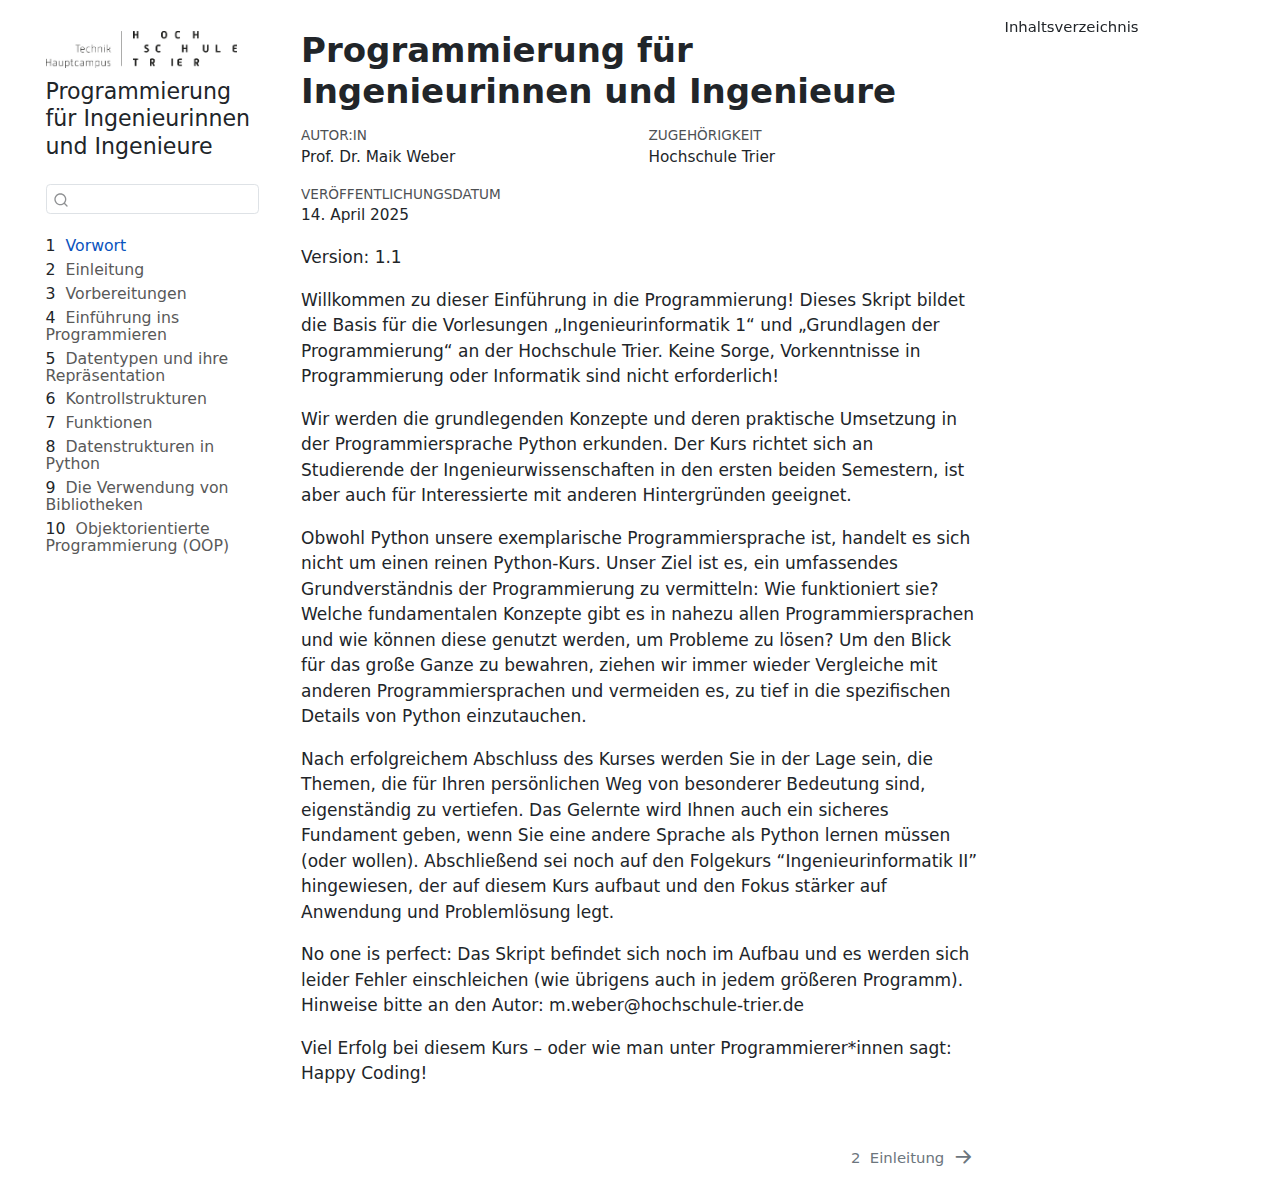
<file: docs/index.html>
<!DOCTYPE html>
<html xmlns="http://www.w3.org/1999/xhtml" lang="de" xml:lang="de"><head>

<meta charset="utf-8">
<meta name="generator" content="quarto-1.6.42">

<meta name="viewport" content="width=device-width, initial-scale=1.0, user-scalable=yes">

<meta name="author" content="Prof.&nbsp;Dr.&nbsp;Maik Weber">

<title>Programmierung für Ingenieurinnen und Ingenieure</title>
<style>
code{white-space: pre-wrap;}
span.smallcaps{font-variant: small-caps;}
div.columns{display: flex; gap: min(4vw, 1.5em);}
div.column{flex: auto; overflow-x: auto;}
div.hanging-indent{margin-left: 1.5em; text-indent: -1.5em;}
ul.task-list{list-style: none;}
ul.task-list li input[type="checkbox"] {
  width: 0.8em;
  margin: 0 0.8em 0.2em -1em; /* quarto-specific, see https://github.com/quarto-dev/quarto-cli/issues/4556 */ 
  vertical-align: middle;
}
</style>


<script src="site_libs/quarto-nav/quarto-nav.js"></script>
<script src="site_libs/quarto-nav/headroom.min.js"></script>
<script src="site_libs/clipboard/clipboard.min.js"></script>
<script src="site_libs/quarto-search/autocomplete.umd.js"></script>
<script src="site_libs/quarto-search/fuse.min.js"></script>
<script src="site_libs/quarto-search/quarto-search.js"></script>
<meta name="quarto:offset" content="./">
<link href="./notebooks/0-einleitung.html" rel="next">
<script src="site_libs/quarto-html/quarto.js"></script>
<script src="site_libs/quarto-html/popper.min.js"></script>
<script src="site_libs/quarto-html/tippy.umd.min.js"></script>
<script src="site_libs/quarto-html/anchor.min.js"></script>
<link href="site_libs/quarto-html/tippy.css" rel="stylesheet">
<link href="site_libs/quarto-html/quarto-syntax-highlighting-a185852c63625fd9ffbdc57047c9a77e.css" rel="stylesheet" id="quarto-text-highlighting-styles">
<script src="site_libs/bootstrap/bootstrap.min.js"></script>
<link href="site_libs/bootstrap/bootstrap-icons.css" rel="stylesheet">
<link href="site_libs/bootstrap/bootstrap-20d4060cc67bd9191ed65a16e0597eba.min.css" rel="stylesheet" append-hash="true" id="quarto-bootstrap" data-mode="light">
<script id="quarto-search-options" type="application/json">{
  "location": "sidebar",
  "copy-button": false,
  "collapse-after": 3,
  "panel-placement": "start",
  "type": "textbox",
  "limit": 50,
  "keyboard-shortcut": [
    "f",
    "/",
    "s"
  ],
  "show-item-context": false,
  "language": {
    "search-no-results-text": "Keine Treffer",
    "search-matching-documents-text": "Treffer",
    "search-copy-link-title": "Link in die Suche kopieren",
    "search-hide-matches-text": "Zusätzliche Treffer verbergen",
    "search-more-match-text": "weitere Treffer in diesem Dokument",
    "search-more-matches-text": "weitere Treffer in diesem Dokument",
    "search-clear-button-title": "Zurücksetzen",
    "search-text-placeholder": "",
    "search-detached-cancel-button-title": "Abbrechen",
    "search-submit-button-title": "Abschicken",
    "search-label": "Suchen"
  }
}</script>


<link rel="stylesheet" href="style.css">
</head>

<body class="nav-sidebar floating">

<div id="quarto-search-results"></div>
  <header id="quarto-header" class="headroom fixed-top">
  <nav class="quarto-secondary-nav">
    <div class="container-fluid d-flex">
      <button type="button" class="quarto-btn-toggle btn" data-bs-toggle="collapse" role="button" data-bs-target=".quarto-sidebar-collapse-item" aria-controls="quarto-sidebar" aria-expanded="false" aria-label="Seitenleiste umschalten" onclick="if (window.quartoToggleHeadroom) { window.quartoToggleHeadroom(); }">
        <i class="bi bi-layout-text-sidebar-reverse"></i>
      </button>
        <nav class="quarto-page-breadcrumbs" aria-label="breadcrumb"><ol class="breadcrumb"><li class="breadcrumb-item"><a href="./index.html"><span class="chapter-number">1</span>&nbsp; <span class="chapter-title">Vorwort</span></a></li></ol></nav>
        <a class="flex-grow-1" role="navigation" data-bs-toggle="collapse" data-bs-target=".quarto-sidebar-collapse-item" aria-controls="quarto-sidebar" aria-expanded="false" aria-label="Seitenleiste umschalten" onclick="if (window.quartoToggleHeadroom) { window.quartoToggleHeadroom(); }">      
        </a>
      <button type="button" class="btn quarto-search-button" aria-label="Suchen" onclick="window.quartoOpenSearch();">
        <i class="bi bi-search"></i>
      </button>
    </div>
  </nav>
</header>
<!-- content -->
<div id="quarto-content" class="quarto-container page-columns page-rows-contents page-layout-article">
<!-- sidebar -->
  <nav id="quarto-sidebar" class="sidebar collapse collapse-horizontal quarto-sidebar-collapse-item sidebar-navigation floating overflow-auto">
    <div class="pt-lg-2 mt-2 text-left sidebar-header sidebar-header-stacked">
      <a href="./index.html" class="sidebar-logo-link">
      <img src="./logo.jpg" alt="" class="sidebar-logo py-0 d-lg-inline d-none">
      </a>
    <div class="sidebar-title mb-0 py-0">
      <a href="./">Programmierung für Ingenieurinnen und Ingenieure</a> 
    </div>
      </div>
        <div class="mt-2 flex-shrink-0 align-items-center">
        <div class="sidebar-search">
        <div id="quarto-search" class="" title="Suchen"></div>
        </div>
        </div>
    <div class="sidebar-menu-container"> 
    <ul class="list-unstyled mt-1">
        <li class="sidebar-item">
  <div class="sidebar-item-container"> 
  <a href="./index.html" class="sidebar-item-text sidebar-link active">
 <span class="menu-text"><span class="chapter-number">1</span>&nbsp; <span class="chapter-title">Vorwort</span></span></a>
  </div>
</li>
        <li class="sidebar-item">
  <div class="sidebar-item-container"> 
  <a href="./notebooks/0-einleitung.html" class="sidebar-item-text sidebar-link">
 <span class="menu-text"><span class="chapter-number">2</span>&nbsp; <span class="chapter-title">Einleitung</span></span></a>
  </div>
</li>
        <li class="sidebar-item">
  <div class="sidebar-item-container"> 
  <a href="./notebooks/1-prep.html" class="sidebar-item-text sidebar-link">
 <span class="menu-text"><span class="chapter-number">3</span>&nbsp; <span class="chapter-title">Vorbereitungen</span></span></a>
  </div>
</li>
        <li class="sidebar-item">
  <div class="sidebar-item-container"> 
  <a href="./notebooks/2-basics.html" class="sidebar-item-text sidebar-link">
 <span class="menu-text"><span class="chapter-number">4</span>&nbsp; <span class="chapter-title">Einführung ins Programmieren</span></span></a>
  </div>
</li>
        <li class="sidebar-item">
  <div class="sidebar-item-container"> 
  <a href="./notebooks/3-datatypes.html" class="sidebar-item-text sidebar-link">
 <span class="menu-text"><span class="chapter-number">5</span>&nbsp; <span class="chapter-title">Datentypen und ihre Repräsentation</span></span></a>
  </div>
</li>
        <li class="sidebar-item">
  <div class="sidebar-item-container"> 
  <a href="./notebooks/4-controls.html" class="sidebar-item-text sidebar-link">
 <span class="menu-text"><span class="chapter-number">6</span>&nbsp; <span class="chapter-title">Kontrollstrukturen</span></span></a>
  </div>
</li>
        <li class="sidebar-item">
  <div class="sidebar-item-container"> 
  <a href="./notebooks/5-functions.html" class="sidebar-item-text sidebar-link">
 <span class="menu-text"><span class="chapter-number">7</span>&nbsp; <span class="chapter-title">Funktionen</span></span></a>
  </div>
</li>
        <li class="sidebar-item">
  <div class="sidebar-item-container"> 
  <a href="./notebooks/6-sequences.html" class="sidebar-item-text sidebar-link">
 <span class="menu-text"><span class="chapter-number">8</span>&nbsp; <span class="chapter-title">Datenstrukturen in Python</span></span></a>
  </div>
</li>
        <li class="sidebar-item">
  <div class="sidebar-item-container"> 
  <a href="./notebooks/7-bibs.html" class="sidebar-item-text sidebar-link">
 <span class="menu-text"><span class="chapter-number">9</span>&nbsp; <span class="chapter-title">Die Verwendung von Bibliotheken</span></span></a>
  </div>
</li>
        <li class="sidebar-item">
  <div class="sidebar-item-container"> 
  <a href="./notebooks/8-oop.html" class="sidebar-item-text sidebar-link">
 <span class="menu-text"><span class="chapter-number">10</span>&nbsp; <span class="chapter-title">Objektorientierte Programmierung (OOP)</span></span></a>
  </div>
</li>
    </ul>
    </div>
</nav>
<div id="quarto-sidebar-glass" class="quarto-sidebar-collapse-item" data-bs-toggle="collapse" data-bs-target=".quarto-sidebar-collapse-item"></div>
<!-- margin-sidebar -->
    <div id="quarto-margin-sidebar" class="sidebar margin-sidebar">
        <nav id="TOC" role="doc-toc" class="toc-active">
    <h2 id="toc-title">Inhaltsverzeichnis</h2>
   
  
</nav>
    </div>
<!-- main -->
<main class="content" id="quarto-document-content">

<header id="title-block-header" class="quarto-title-block default">
<div class="quarto-title">
<h1 class="title">Programmierung für Ingenieurinnen und Ingenieure</h1>
</div>


<div class="quarto-title-meta-author">
  <div class="quarto-title-meta-heading">Autor:in</div>
  <div class="quarto-title-meta-heading">Zugehörigkeit</div>
  
    <div class="quarto-title-meta-contents">
    <p class="author">Prof.&nbsp;Dr.&nbsp;Maik Weber </p>
  </div>
  <div class="quarto-title-meta-contents">
        <p class="affiliation">
            Hochschule Trier
          </p>
      </div>
  </div>

<div class="quarto-title-meta">

      
    <div>
    <div class="quarto-title-meta-heading">Veröffentlichungsdatum</div>
    <div class="quarto-title-meta-contents">
      <p class="date">14. April 2025</p>
    </div>
  </div>
  
    
  </div>
  


</header>


<p>Version: 1.1</p>
<p>Willkommen zu dieser Einführung in die Programmierung! Dieses Skript bildet die Basis für die Vorlesungen „Ingenieurinformatik 1“ und „Grundlagen der Programmierung“ an der Hochschule Trier. Keine Sorge, Vorkenntnisse in Programmierung oder Informatik sind nicht erforderlich!</p>
<p>Wir werden die grundlegenden Konzepte und deren praktische Umsetzung in der Programmiersprache Python erkunden. Der Kurs richtet sich an Studierende der Ingenieurwissenschaften in den ersten beiden Semestern, ist aber auch für Interessierte mit anderen Hintergründen geeignet.</p>
<p>Obwohl Python unsere exemplarische Programmiersprache ist, handelt es sich nicht um einen reinen Python-Kurs. Unser Ziel ist es, ein umfassendes Grundverständnis der Programmierung zu vermitteln: Wie funktioniert sie? Welche fundamentalen Konzepte gibt es in nahezu allen Programmiersprachen und wie können diese genutzt werden, um Probleme zu lösen? Um den Blick für das große Ganze zu bewahren, ziehen wir immer wieder Vergleiche mit anderen Programmiersprachen und vermeiden es, zu tief in die spezifischen Details von Python einzutauchen.</p>
<p>Nach erfolgreichem Abschluss des Kurses werden Sie in der Lage sein, die Themen, die für Ihren persönlichen Weg von besonderer Bedeutung sind, eigenständig zu vertiefen. Das Gelernte wird Ihnen auch ein sicheres Fundament geben, wenn Sie eine andere Sprache als Python lernen müssen (oder wollen). Abschließend sei noch auf den Folgekurs “Ingenieurinformatik II” hingewiesen, der auf diesem Kurs aufbaut und den Fokus stärker auf Anwendung und Problemlösung legt.</p>
<p>No one is perfect: Das Skript befindet sich noch im Aufbau und es werden sich leider Fehler einschleichen (wie übrigens auch in jedem größeren Programm). Hinweise bitte an den Autor: m.weber@hochschule-trier.de</p>
<p>Viel Erfolg bei diesem Kurs – oder wie man unter Programmierer*innen sagt: Happy Coding!</p>



</main> <!-- /main -->
<script id="quarto-html-after-body" type="application/javascript">
window.document.addEventListener("DOMContentLoaded", function (event) {
  const toggleBodyColorMode = (bsSheetEl) => {
    const mode = bsSheetEl.getAttribute("data-mode");
    const bodyEl = window.document.querySelector("body");
    if (mode === "dark") {
      bodyEl.classList.add("quarto-dark");
      bodyEl.classList.remove("quarto-light");
    } else {
      bodyEl.classList.add("quarto-light");
      bodyEl.classList.remove("quarto-dark");
    }
  }
  const toggleBodyColorPrimary = () => {
    const bsSheetEl = window.document.querySelector("link#quarto-bootstrap");
    if (bsSheetEl) {
      toggleBodyColorMode(bsSheetEl);
    }
  }
  toggleBodyColorPrimary();  
  const icon = "";
  const anchorJS = new window.AnchorJS();
  anchorJS.options = {
    placement: 'right',
    icon: icon
  };
  anchorJS.add('.anchored');
  const isCodeAnnotation = (el) => {
    for (const clz of el.classList) {
      if (clz.startsWith('code-annotation-')) {                     
        return true;
      }
    }
    return false;
  }
  const onCopySuccess = function(e) {
    // button target
    const button = e.trigger;
    // don't keep focus
    button.blur();
    // flash "checked"
    button.classList.add('code-copy-button-checked');
    var currentTitle = button.getAttribute("title");
    button.setAttribute("title", "Kopiert");
    let tooltip;
    if (window.bootstrap) {
      button.setAttribute("data-bs-toggle", "tooltip");
      button.setAttribute("data-bs-placement", "left");
      button.setAttribute("data-bs-title", "Kopiert");
      tooltip = new bootstrap.Tooltip(button, 
        { trigger: "manual", 
          customClass: "code-copy-button-tooltip",
          offset: [0, -8]});
      tooltip.show();    
    }
    setTimeout(function() {
      if (tooltip) {
        tooltip.hide();
        button.removeAttribute("data-bs-title");
        button.removeAttribute("data-bs-toggle");
        button.removeAttribute("data-bs-placement");
      }
      button.setAttribute("title", currentTitle);
      button.classList.remove('code-copy-button-checked');
    }, 1000);
    // clear code selection
    e.clearSelection();
  }
  const getTextToCopy = function(trigger) {
      const codeEl = trigger.previousElementSibling.cloneNode(true);
      for (const childEl of codeEl.children) {
        if (isCodeAnnotation(childEl)) {
          childEl.remove();
        }
      }
      return codeEl.innerText;
  }
  const clipboard = new window.ClipboardJS('.code-copy-button:not([data-in-quarto-modal])', {
    text: getTextToCopy
  });
  clipboard.on('success', onCopySuccess);
  if (window.document.getElementById('quarto-embedded-source-code-modal')) {
    const clipboardModal = new window.ClipboardJS('.code-copy-button[data-in-quarto-modal]', {
      text: getTextToCopy,
      container: window.document.getElementById('quarto-embedded-source-code-modal')
    });
    clipboardModal.on('success', onCopySuccess);
  }
    var localhostRegex = new RegExp(/^(?:http|https):\/\/localhost\:?[0-9]*\//);
    var mailtoRegex = new RegExp(/^mailto:/);
      var filterRegex = new RegExp('/' + window.location.host + '/');
    var isInternal = (href) => {
        return filterRegex.test(href) || localhostRegex.test(href) || mailtoRegex.test(href);
    }
    // Inspect non-navigation links and adorn them if external
 	var links = window.document.querySelectorAll('a[href]:not(.nav-link):not(.navbar-brand):not(.toc-action):not(.sidebar-link):not(.sidebar-item-toggle):not(.pagination-link):not(.no-external):not([aria-hidden]):not(.dropdown-item):not(.quarto-navigation-tool):not(.about-link)');
    for (var i=0; i<links.length; i++) {
      const link = links[i];
      if (!isInternal(link.href)) {
        // undo the damage that might have been done by quarto-nav.js in the case of
        // links that we want to consider external
        if (link.dataset.originalHref !== undefined) {
          link.href = link.dataset.originalHref;
        }
      }
    }
  function tippyHover(el, contentFn, onTriggerFn, onUntriggerFn) {
    const config = {
      allowHTML: true,
      maxWidth: 500,
      delay: 100,
      arrow: false,
      appendTo: function(el) {
          return el.parentElement;
      },
      interactive: true,
      interactiveBorder: 10,
      theme: 'quarto',
      placement: 'bottom-start',
    };
    if (contentFn) {
      config.content = contentFn;
    }
    if (onTriggerFn) {
      config.onTrigger = onTriggerFn;
    }
    if (onUntriggerFn) {
      config.onUntrigger = onUntriggerFn;
    }
    window.tippy(el, config); 
  }
  const noterefs = window.document.querySelectorAll('a[role="doc-noteref"]');
  for (var i=0; i<noterefs.length; i++) {
    const ref = noterefs[i];
    tippyHover(ref, function() {
      // use id or data attribute instead here
      let href = ref.getAttribute('data-footnote-href') || ref.getAttribute('href');
      try { href = new URL(href).hash; } catch {}
      const id = href.replace(/^#\/?/, "");
      const note = window.document.getElementById(id);
      if (note) {
        return note.innerHTML;
      } else {
        return "";
      }
    });
  }
  const xrefs = window.document.querySelectorAll('a.quarto-xref');
  const processXRef = (id, note) => {
    // Strip column container classes
    const stripColumnClz = (el) => {
      el.classList.remove("page-full", "page-columns");
      if (el.children) {
        for (const child of el.children) {
          stripColumnClz(child);
        }
      }
    }
    stripColumnClz(note)
    if (id === null || id.startsWith('sec-')) {
      // Special case sections, only their first couple elements
      const container = document.createElement("div");
      if (note.children && note.children.length > 2) {
        container.appendChild(note.children[0].cloneNode(true));
        for (let i = 1; i < note.children.length; i++) {
          const child = note.children[i];
          if (child.tagName === "P" && child.innerText === "") {
            continue;
          } else {
            container.appendChild(child.cloneNode(true));
            break;
          }
        }
        if (window.Quarto?.typesetMath) {
          window.Quarto.typesetMath(container);
        }
        return container.innerHTML
      } else {
        if (window.Quarto?.typesetMath) {
          window.Quarto.typesetMath(note);
        }
        return note.innerHTML;
      }
    } else {
      // Remove any anchor links if they are present
      const anchorLink = note.querySelector('a.anchorjs-link');
      if (anchorLink) {
        anchorLink.remove();
      }
      if (window.Quarto?.typesetMath) {
        window.Quarto.typesetMath(note);
      }
      if (note.classList.contains("callout")) {
        return note.outerHTML;
      } else {
        return note.innerHTML;
      }
    }
  }
  for (var i=0; i<xrefs.length; i++) {
    const xref = xrefs[i];
    tippyHover(xref, undefined, function(instance) {
      instance.disable();
      let url = xref.getAttribute('href');
      let hash = undefined; 
      if (url.startsWith('#')) {
        hash = url;
      } else {
        try { hash = new URL(url).hash; } catch {}
      }
      if (hash) {
        const id = hash.replace(/^#\/?/, "");
        const note = window.document.getElementById(id);
        if (note !== null) {
          try {
            const html = processXRef(id, note.cloneNode(true));
            instance.setContent(html);
          } finally {
            instance.enable();
            instance.show();
          }
        } else {
          // See if we can fetch this
          fetch(url.split('#')[0])
          .then(res => res.text())
          .then(html => {
            const parser = new DOMParser();
            const htmlDoc = parser.parseFromString(html, "text/html");
            const note = htmlDoc.getElementById(id);
            if (note !== null) {
              const html = processXRef(id, note);
              instance.setContent(html);
            } 
          }).finally(() => {
            instance.enable();
            instance.show();
          });
        }
      } else {
        // See if we can fetch a full url (with no hash to target)
        // This is a special case and we should probably do some content thinning / targeting
        fetch(url)
        .then(res => res.text())
        .then(html => {
          const parser = new DOMParser();
          const htmlDoc = parser.parseFromString(html, "text/html");
          const note = htmlDoc.querySelector('main.content');
          if (note !== null) {
            // This should only happen for chapter cross references
            // (since there is no id in the URL)
            // remove the first header
            if (note.children.length > 0 && note.children[0].tagName === "HEADER") {
              note.children[0].remove();
            }
            const html = processXRef(null, note);
            instance.setContent(html);
          } 
        }).finally(() => {
          instance.enable();
          instance.show();
        });
      }
    }, function(instance) {
    });
  }
      let selectedAnnoteEl;
      const selectorForAnnotation = ( cell, annotation) => {
        let cellAttr = 'data-code-cell="' + cell + '"';
        let lineAttr = 'data-code-annotation="' +  annotation + '"';
        const selector = 'span[' + cellAttr + '][' + lineAttr + ']';
        return selector;
      }
      const selectCodeLines = (annoteEl) => {
        const doc = window.document;
        const targetCell = annoteEl.getAttribute("data-target-cell");
        const targetAnnotation = annoteEl.getAttribute("data-target-annotation");
        const annoteSpan = window.document.querySelector(selectorForAnnotation(targetCell, targetAnnotation));
        const lines = annoteSpan.getAttribute("data-code-lines").split(",");
        const lineIds = lines.map((line) => {
          return targetCell + "-" + line;
        })
        let top = null;
        let height = null;
        let parent = null;
        if (lineIds.length > 0) {
            //compute the position of the single el (top and bottom and make a div)
            const el = window.document.getElementById(lineIds[0]);
            top = el.offsetTop;
            height = el.offsetHeight;
            parent = el.parentElement.parentElement;
          if (lineIds.length > 1) {
            const lastEl = window.document.getElementById(lineIds[lineIds.length - 1]);
            const bottom = lastEl.offsetTop + lastEl.offsetHeight;
            height = bottom - top;
          }
          if (top !== null && height !== null && parent !== null) {
            // cook up a div (if necessary) and position it 
            let div = window.document.getElementById("code-annotation-line-highlight");
            if (div === null) {
              div = window.document.createElement("div");
              div.setAttribute("id", "code-annotation-line-highlight");
              div.style.position = 'absolute';
              parent.appendChild(div);
            }
            div.style.top = top - 2 + "px";
            div.style.height = height + 4 + "px";
            div.style.left = 0;
            let gutterDiv = window.document.getElementById("code-annotation-line-highlight-gutter");
            if (gutterDiv === null) {
              gutterDiv = window.document.createElement("div");
              gutterDiv.setAttribute("id", "code-annotation-line-highlight-gutter");
              gutterDiv.style.position = 'absolute';
              const codeCell = window.document.getElementById(targetCell);
              const gutter = codeCell.querySelector('.code-annotation-gutter');
              gutter.appendChild(gutterDiv);
            }
            gutterDiv.style.top = top - 2 + "px";
            gutterDiv.style.height = height + 4 + "px";
          }
          selectedAnnoteEl = annoteEl;
        }
      };
      const unselectCodeLines = () => {
        const elementsIds = ["code-annotation-line-highlight", "code-annotation-line-highlight-gutter"];
        elementsIds.forEach((elId) => {
          const div = window.document.getElementById(elId);
          if (div) {
            div.remove();
          }
        });
        selectedAnnoteEl = undefined;
      };
        // Handle positioning of the toggle
    window.addEventListener(
      "resize",
      throttle(() => {
        elRect = undefined;
        if (selectedAnnoteEl) {
          selectCodeLines(selectedAnnoteEl);
        }
      }, 10)
    );
    function throttle(fn, ms) {
    let throttle = false;
    let timer;
      return (...args) => {
        if(!throttle) { // first call gets through
            fn.apply(this, args);
            throttle = true;
        } else { // all the others get throttled
            if(timer) clearTimeout(timer); // cancel #2
            timer = setTimeout(() => {
              fn.apply(this, args);
              timer = throttle = false;
            }, ms);
        }
      };
    }
      // Attach click handler to the DT
      const annoteDls = window.document.querySelectorAll('dt[data-target-cell]');
      for (const annoteDlNode of annoteDls) {
        annoteDlNode.addEventListener('click', (event) => {
          const clickedEl = event.target;
          if (clickedEl !== selectedAnnoteEl) {
            unselectCodeLines();
            const activeEl = window.document.querySelector('dt[data-target-cell].code-annotation-active');
            if (activeEl) {
              activeEl.classList.remove('code-annotation-active');
            }
            selectCodeLines(clickedEl);
            clickedEl.classList.add('code-annotation-active');
          } else {
            // Unselect the line
            unselectCodeLines();
            clickedEl.classList.remove('code-annotation-active');
          }
        });
      }
  const findCites = (el) => {
    const parentEl = el.parentElement;
    if (parentEl) {
      const cites = parentEl.dataset.cites;
      if (cites) {
        return {
          el,
          cites: cites.split(' ')
        };
      } else {
        return findCites(el.parentElement)
      }
    } else {
      return undefined;
    }
  };
  var bibliorefs = window.document.querySelectorAll('a[role="doc-biblioref"]');
  for (var i=0; i<bibliorefs.length; i++) {
    const ref = bibliorefs[i];
    const citeInfo = findCites(ref);
    if (citeInfo) {
      tippyHover(citeInfo.el, function() {
        var popup = window.document.createElement('div');
        citeInfo.cites.forEach(function(cite) {
          var citeDiv = window.document.createElement('div');
          citeDiv.classList.add('hanging-indent');
          citeDiv.classList.add('csl-entry');
          var biblioDiv = window.document.getElementById('ref-' + cite);
          if (biblioDiv) {
            citeDiv.innerHTML = biblioDiv.innerHTML;
          }
          popup.appendChild(citeDiv);
        });
        return popup.innerHTML;
      });
    }
  }
});
</script>
<nav class="page-navigation">
  <div class="nav-page nav-page-previous">
  </div>
  <div class="nav-page nav-page-next">
      <a href="./notebooks/0-einleitung.html" class="pagination-link" aria-label="Einleitung">
        <span class="nav-page-text"><span class="chapter-number">2</span>&nbsp; <span class="chapter-title">Einleitung</span></span> <i class="bi bi-arrow-right-short"></i>
      </a>
  </div>
</nav>
</div> <!-- /content -->




</body></html>
</file>
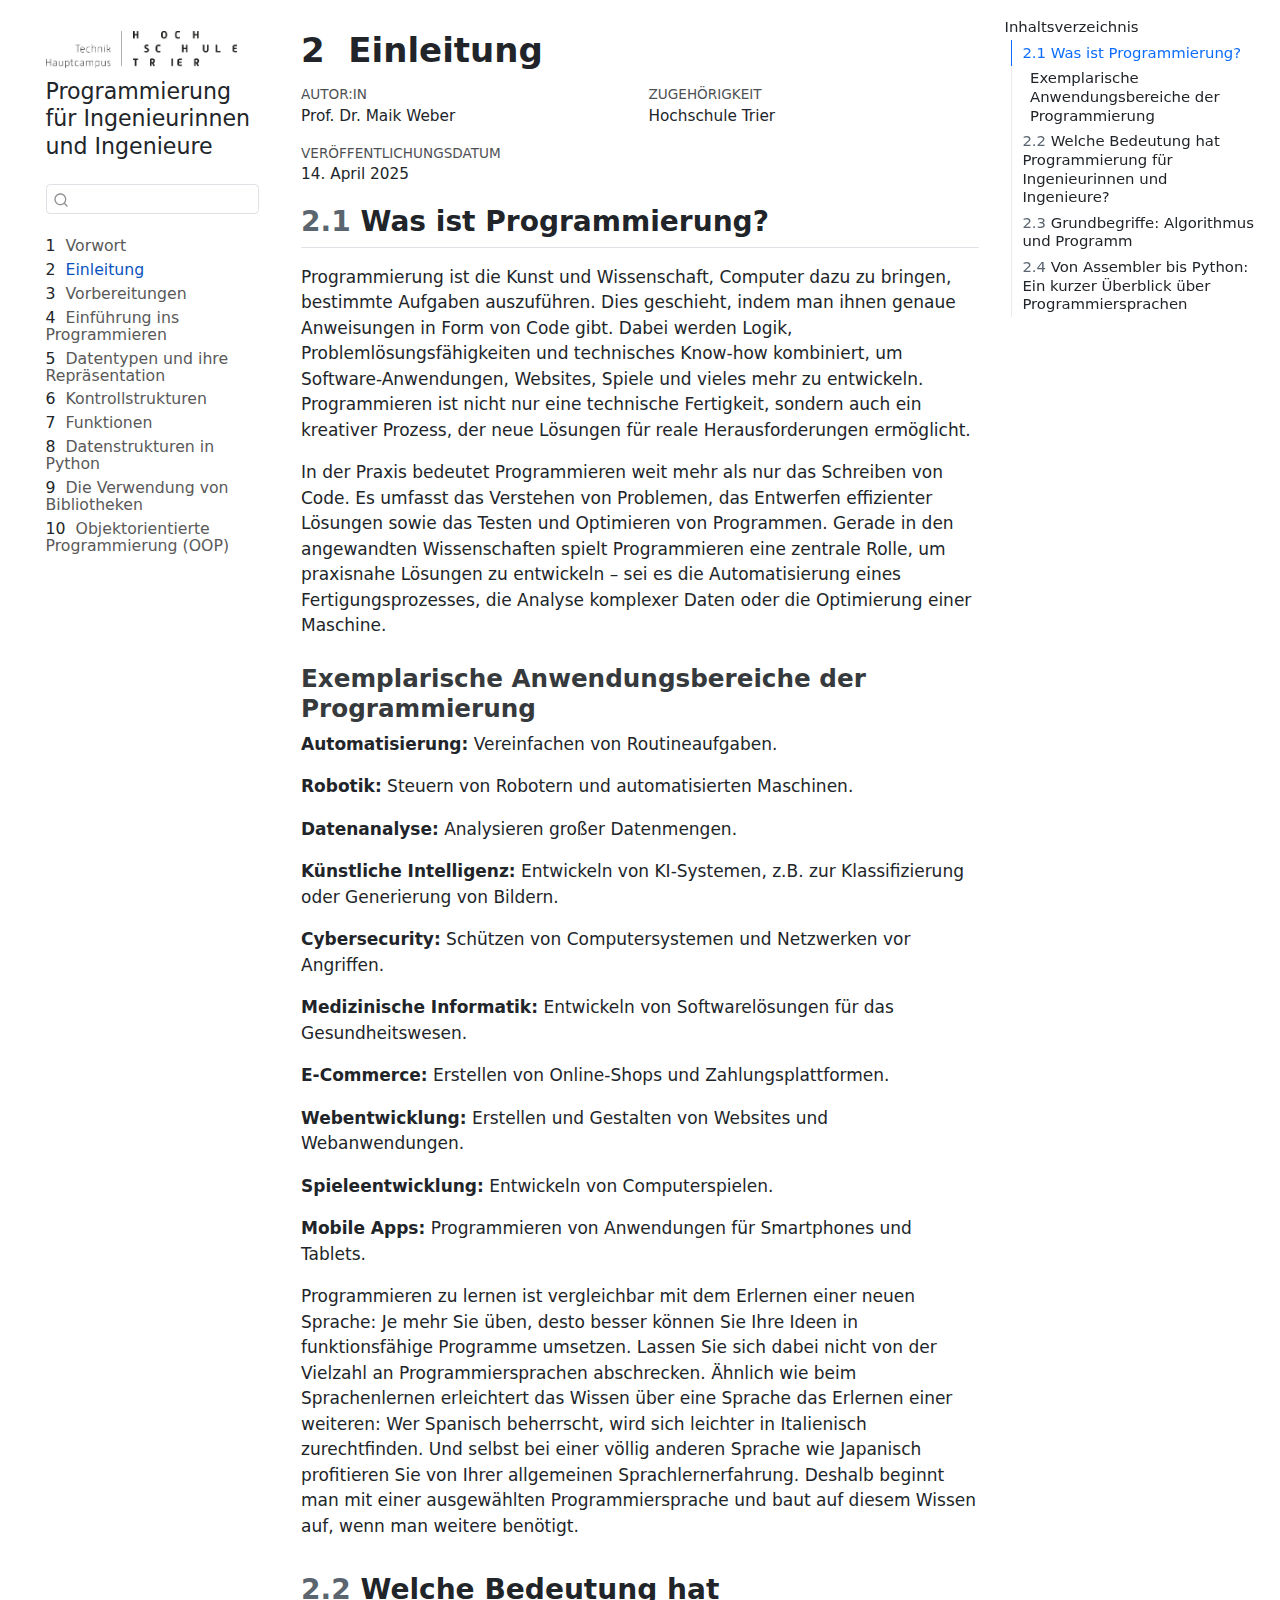
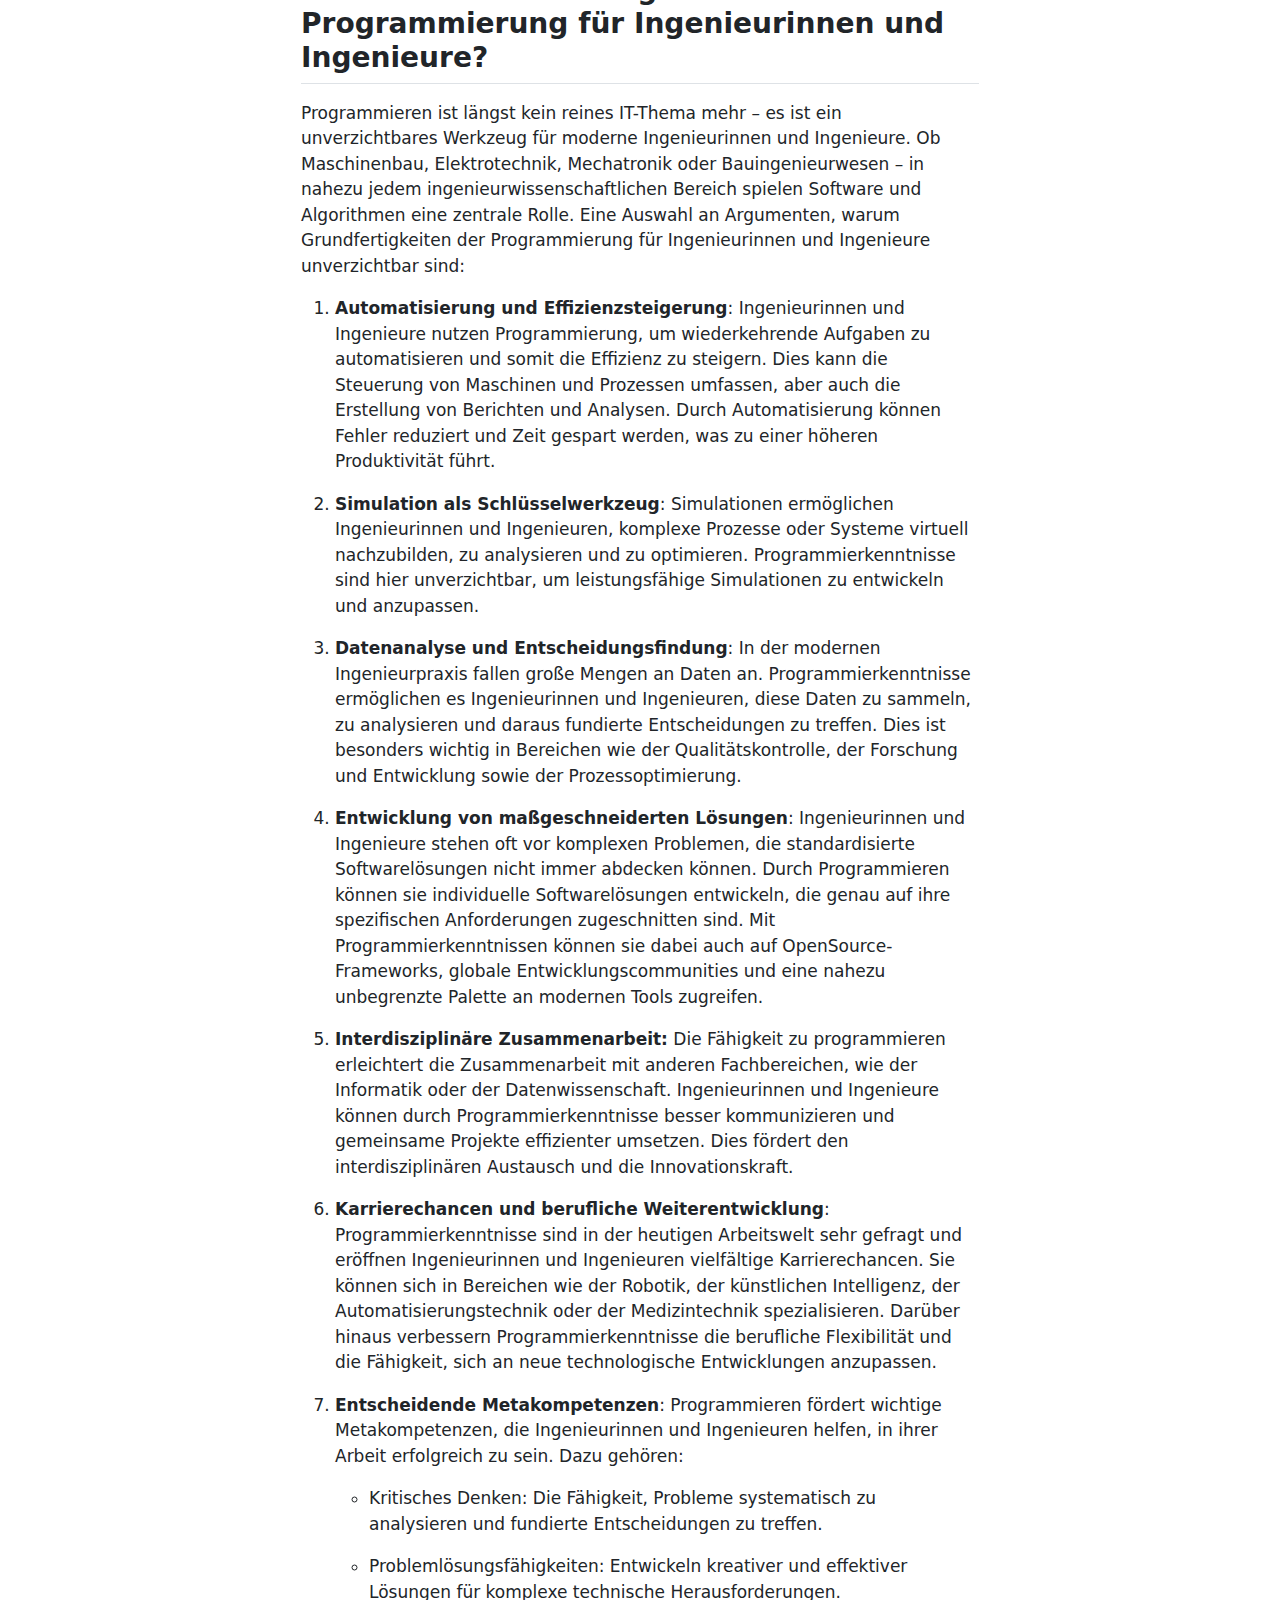
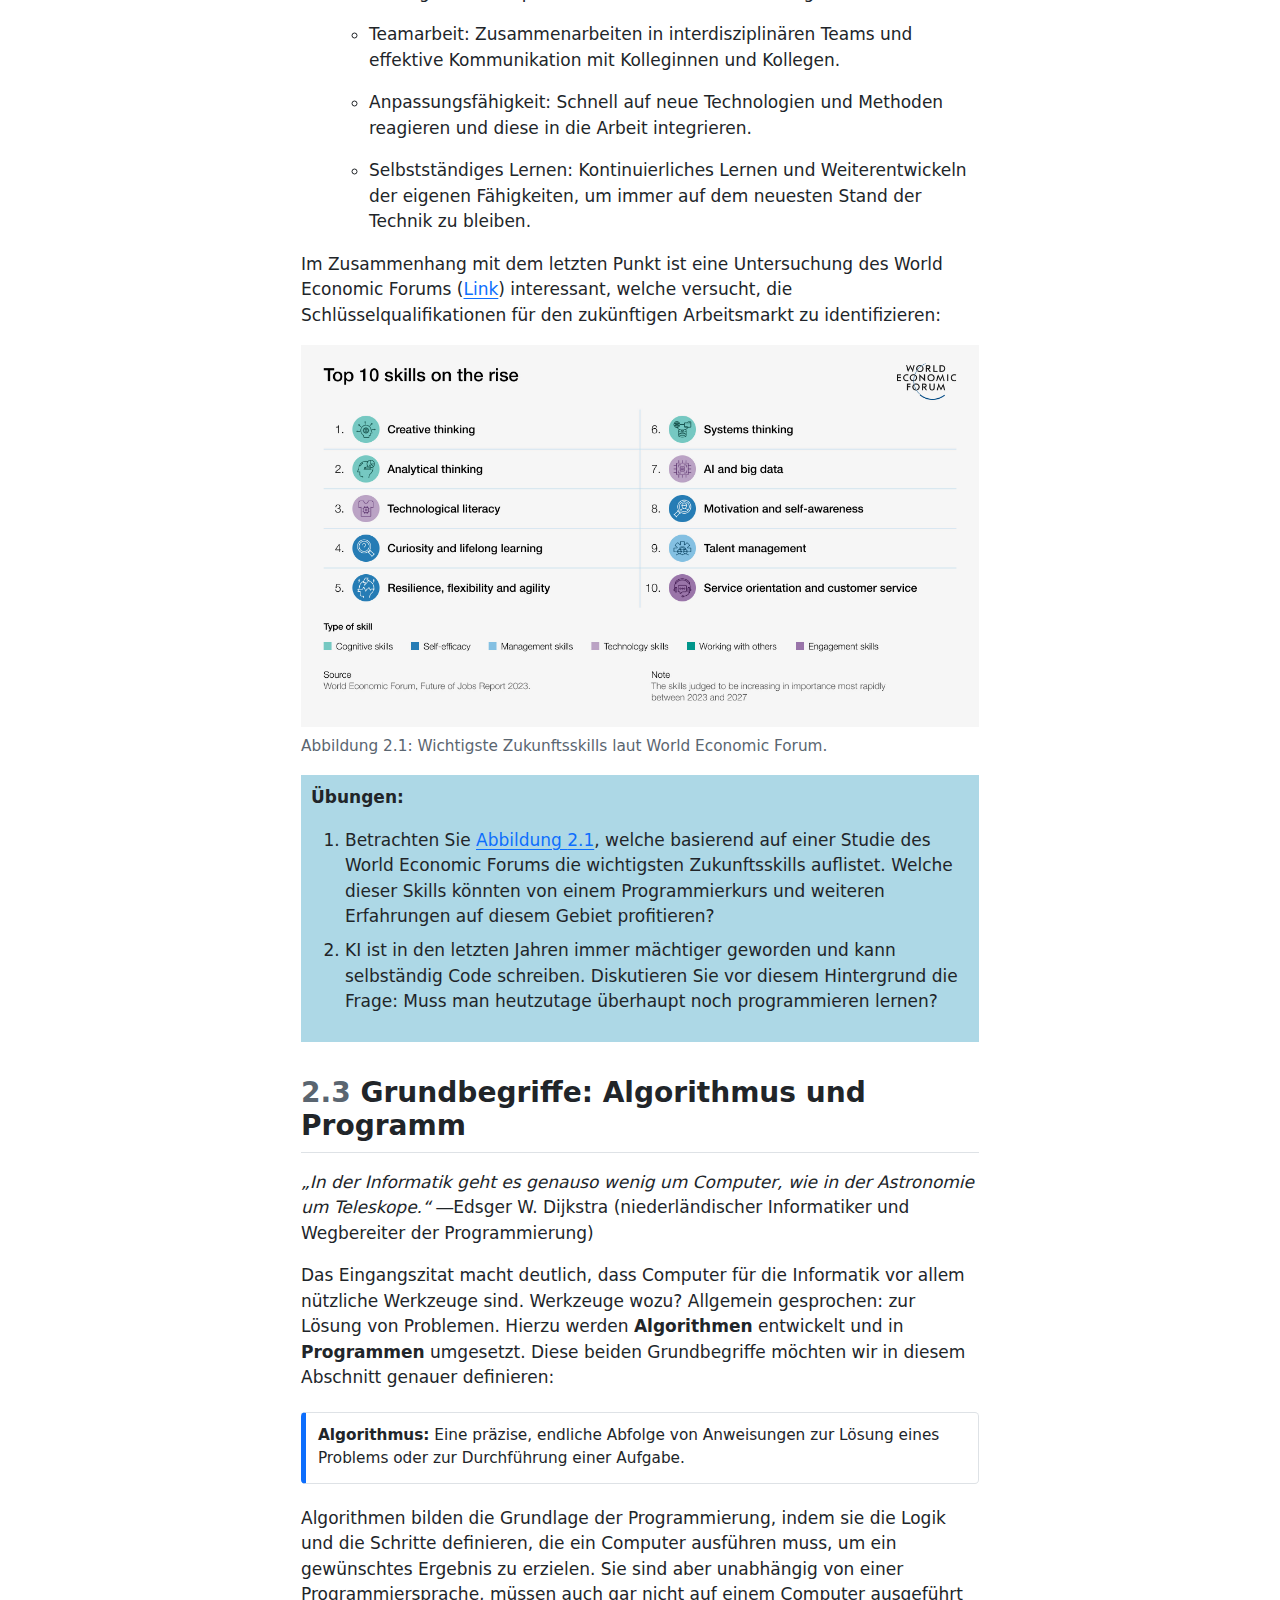
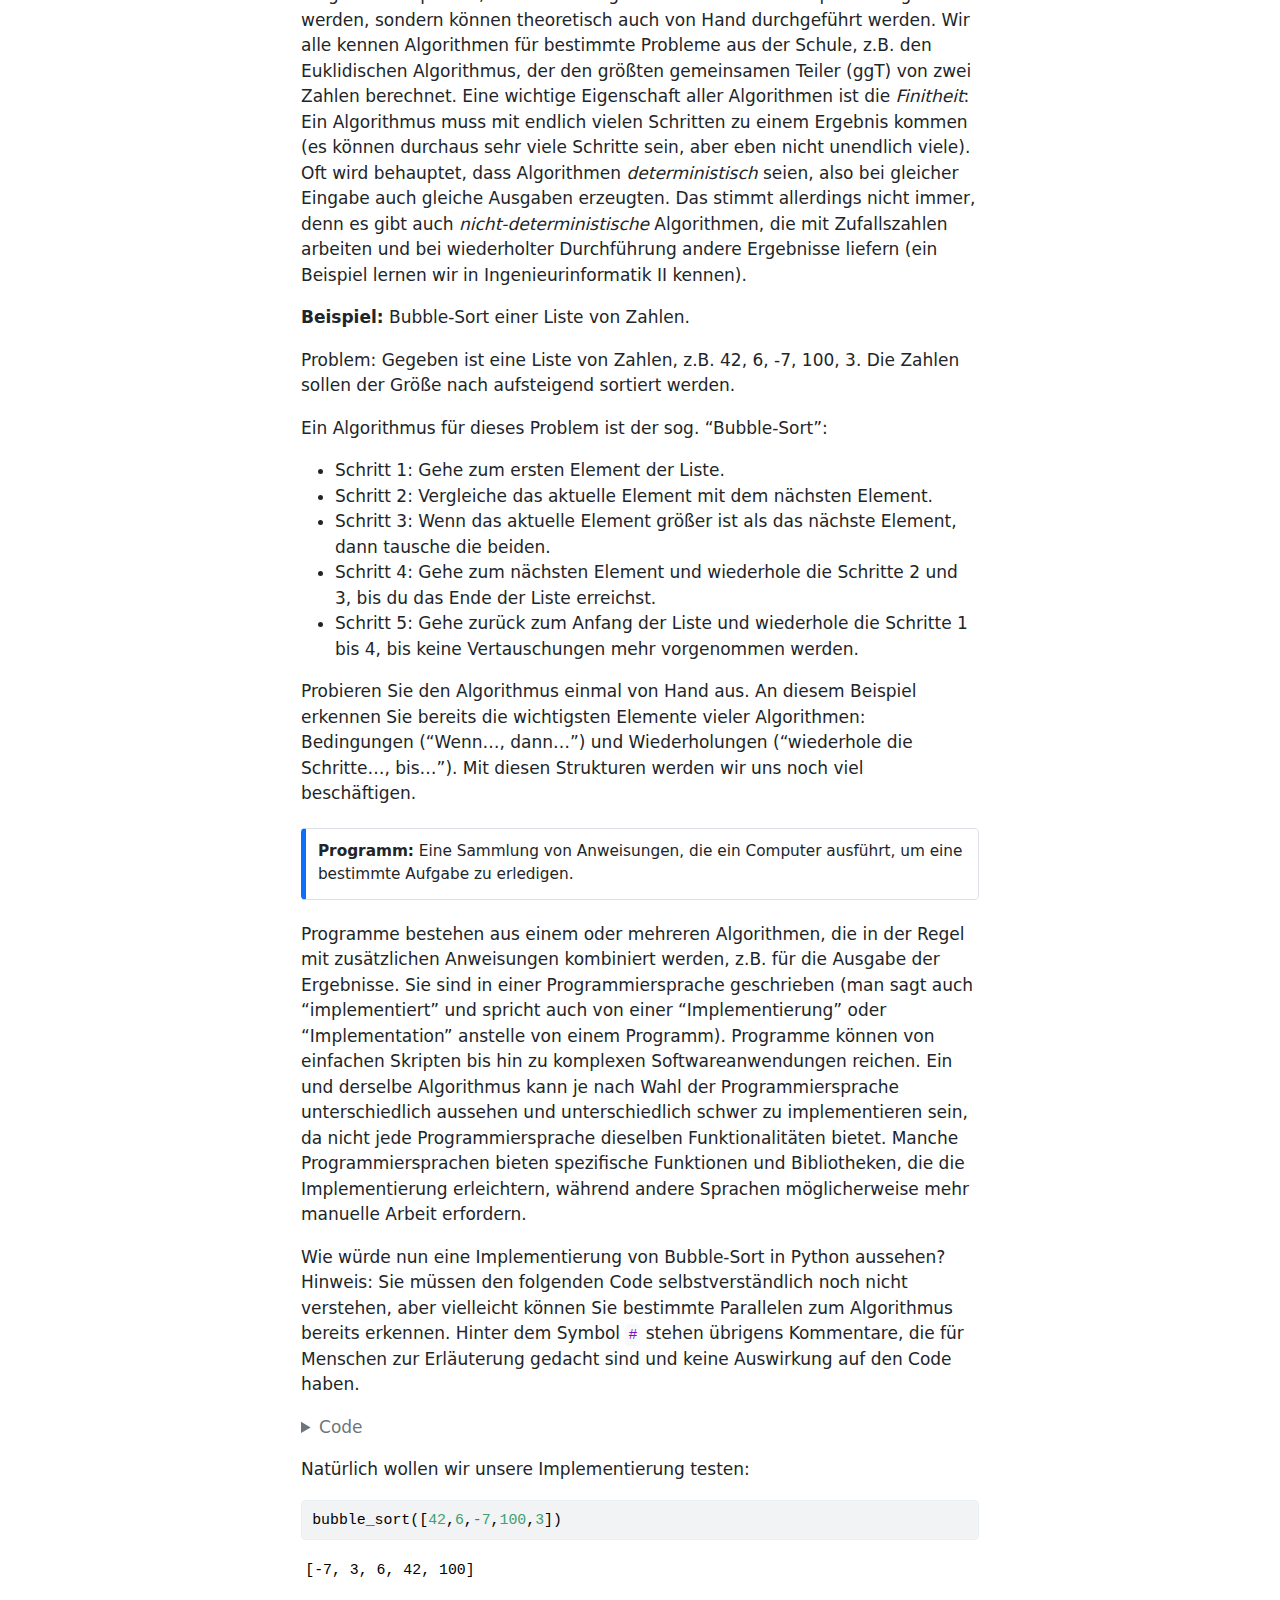
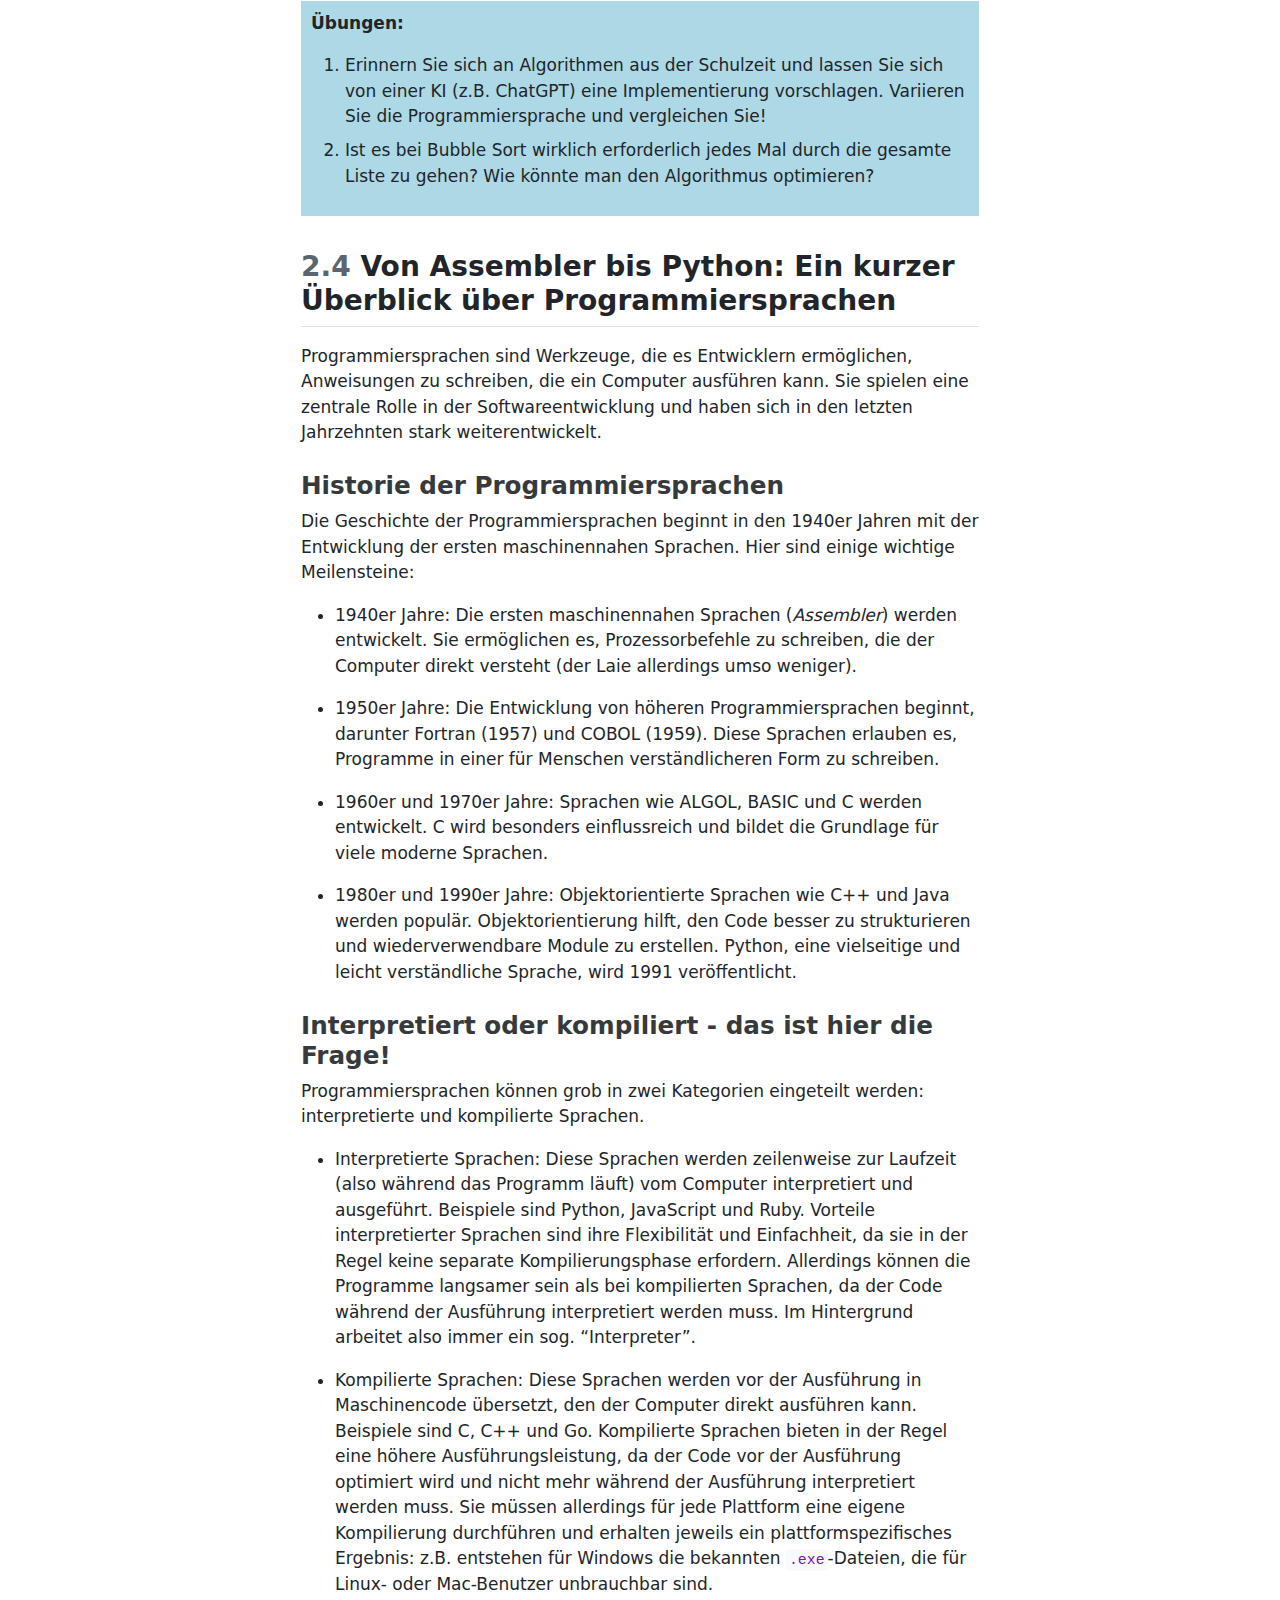
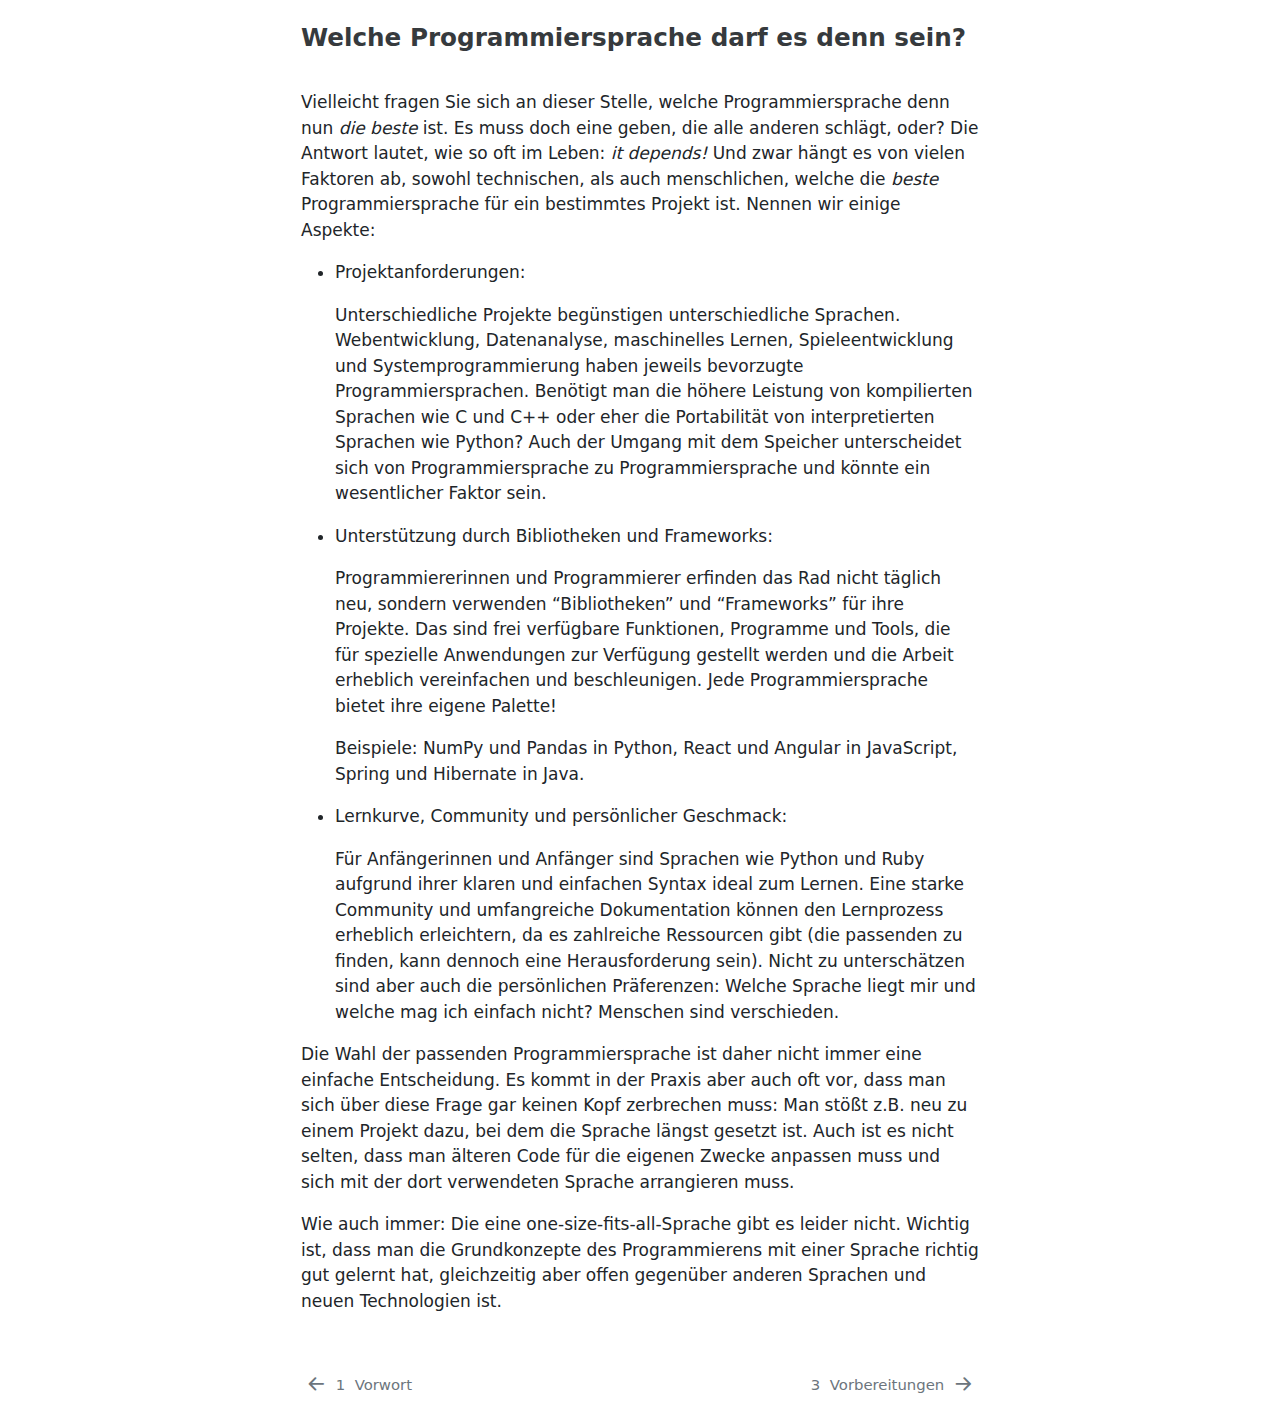
<file: docs/notebooks/0-einleitung.html>
<!DOCTYPE html>
<html xmlns="http://www.w3.org/1999/xhtml" lang="de" xml:lang="de"><head>

<meta charset="utf-8">
<meta name="generator" content="quarto-1.6.42">

<meta name="viewport" content="width=device-width, initial-scale=1.0, user-scalable=yes">

<meta name="author" content="Prof.&nbsp;Dr.&nbsp;Maik Weber">

<title>2&nbsp; Einleitung – Programmierung für Ingenieurinnen und Ingenieure</title>
<style>
code{white-space: pre-wrap;}
span.smallcaps{font-variant: small-caps;}
div.columns{display: flex; gap: min(4vw, 1.5em);}
div.column{flex: auto; overflow-x: auto;}
div.hanging-indent{margin-left: 1.5em; text-indent: -1.5em;}
ul.task-list{list-style: none;}
ul.task-list li input[type="checkbox"] {
  width: 0.8em;
  margin: 0 0.8em 0.2em -1em; /* quarto-specific, see https://github.com/quarto-dev/quarto-cli/issues/4556 */ 
  vertical-align: middle;
}
/* CSS for syntax highlighting */
pre > code.sourceCode { white-space: pre; position: relative; }
pre > code.sourceCode > span { line-height: 1.25; }
pre > code.sourceCode > span:empty { height: 1.2em; }
.sourceCode { overflow: visible; }
code.sourceCode > span { color: inherit; text-decoration: inherit; }
div.sourceCode { margin: 1em 0; }
pre.sourceCode { margin: 0; }
@media screen {
div.sourceCode { overflow: auto; }
}
@media print {
pre > code.sourceCode { white-space: pre-wrap; }
pre > code.sourceCode > span { display: inline-block; text-indent: -5em; padding-left: 5em; }
}
pre.numberSource code
  { counter-reset: source-line 0; }
pre.numberSource code > span
  { position: relative; left: -4em; counter-increment: source-line; }
pre.numberSource code > span > a:first-child::before
  { content: counter(source-line);
    position: relative; left: -1em; text-align: right; vertical-align: baseline;
    border: none; display: inline-block;
    -webkit-touch-callout: none; -webkit-user-select: none;
    -khtml-user-select: none; -moz-user-select: none;
    -ms-user-select: none; user-select: none;
    padding: 0 4px; width: 4em;
  }
pre.numberSource { margin-left: 3em;  padding-left: 4px; }
div.sourceCode
  {   }
@media screen {
pre > code.sourceCode > span > a:first-child::before { text-decoration: underline; }
}
</style>


<script src="../site_libs/quarto-nav/quarto-nav.js"></script>
<script src="../site_libs/quarto-nav/headroom.min.js"></script>
<script src="../site_libs/clipboard/clipboard.min.js"></script>
<script src="../site_libs/quarto-search/autocomplete.umd.js"></script>
<script src="../site_libs/quarto-search/fuse.min.js"></script>
<script src="../site_libs/quarto-search/quarto-search.js"></script>
<meta name="quarto:offset" content="../">
<link href="../notebooks/1-prep.html" rel="next">
<link href="../index.html" rel="prev">
<script src="../site_libs/quarto-html/quarto.js"></script>
<script src="../site_libs/quarto-html/popper.min.js"></script>
<script src="../site_libs/quarto-html/tippy.umd.min.js"></script>
<script src="../site_libs/quarto-html/anchor.min.js"></script>
<link href="../site_libs/quarto-html/tippy.css" rel="stylesheet">
<link href="../site_libs/quarto-html/quarto-syntax-highlighting-a185852c63625fd9ffbdc57047c9a77e.css" rel="stylesheet" id="quarto-text-highlighting-styles">
<script src="../site_libs/bootstrap/bootstrap.min.js"></script>
<link href="../site_libs/bootstrap/bootstrap-icons.css" rel="stylesheet">
<link href="../site_libs/bootstrap/bootstrap-20d4060cc67bd9191ed65a16e0597eba.min.css" rel="stylesheet" append-hash="true" id="quarto-bootstrap" data-mode="light">
<script id="quarto-search-options" type="application/json">{
  "location": "sidebar",
  "copy-button": false,
  "collapse-after": 3,
  "panel-placement": "start",
  "type": "textbox",
  "limit": 50,
  "keyboard-shortcut": [
    "f",
    "/",
    "s"
  ],
  "show-item-context": false,
  "language": {
    "search-no-results-text": "Keine Treffer",
    "search-matching-documents-text": "Treffer",
    "search-copy-link-title": "Link in die Suche kopieren",
    "search-hide-matches-text": "Zusätzliche Treffer verbergen",
    "search-more-match-text": "weitere Treffer in diesem Dokument",
    "search-more-matches-text": "weitere Treffer in diesem Dokument",
    "search-clear-button-title": "Zurücksetzen",
    "search-text-placeholder": "",
    "search-detached-cancel-button-title": "Abbrechen",
    "search-submit-button-title": "Abschicken",
    "search-label": "Suchen"
  }
}</script>


<link rel="stylesheet" href="../style.css">
</head>

<body class="nav-sidebar floating">

<div id="quarto-search-results"></div>
  <header id="quarto-header" class="headroom fixed-top">
  <nav class="quarto-secondary-nav">
    <div class="container-fluid d-flex">
      <button type="button" class="quarto-btn-toggle btn" data-bs-toggle="collapse" role="button" data-bs-target=".quarto-sidebar-collapse-item" aria-controls="quarto-sidebar" aria-expanded="false" aria-label="Seitenleiste umschalten" onclick="if (window.quartoToggleHeadroom) { window.quartoToggleHeadroom(); }">
        <i class="bi bi-layout-text-sidebar-reverse"></i>
      </button>
        <nav class="quarto-page-breadcrumbs" aria-label="breadcrumb"><ol class="breadcrumb"><li class="breadcrumb-item"><a href="../notebooks/0-einleitung.html"><span class="chapter-number">2</span>&nbsp; <span class="chapter-title">Einleitung</span></a></li></ol></nav>
        <a class="flex-grow-1" role="navigation" data-bs-toggle="collapse" data-bs-target=".quarto-sidebar-collapse-item" aria-controls="quarto-sidebar" aria-expanded="false" aria-label="Seitenleiste umschalten" onclick="if (window.quartoToggleHeadroom) { window.quartoToggleHeadroom(); }">      
        </a>
      <button type="button" class="btn quarto-search-button" aria-label="Suchen" onclick="window.quartoOpenSearch();">
        <i class="bi bi-search"></i>
      </button>
    </div>
  </nav>
</header>
<!-- content -->
<div id="quarto-content" class="quarto-container page-columns page-rows-contents page-layout-article">
<!-- sidebar -->
  <nav id="quarto-sidebar" class="sidebar collapse collapse-horizontal quarto-sidebar-collapse-item sidebar-navigation floating overflow-auto">
    <div class="pt-lg-2 mt-2 text-left sidebar-header sidebar-header-stacked">
      <a href="../index.html" class="sidebar-logo-link">
      <img src="../logo.jpg" alt="" class="sidebar-logo py-0 d-lg-inline d-none">
      </a>
    <div class="sidebar-title mb-0 py-0">
      <a href="../">Programmierung für Ingenieurinnen und Ingenieure</a> 
    </div>
      </div>
        <div class="mt-2 flex-shrink-0 align-items-center">
        <div class="sidebar-search">
        <div id="quarto-search" class="" title="Suchen"></div>
        </div>
        </div>
    <div class="sidebar-menu-container"> 
    <ul class="list-unstyled mt-1">
        <li class="sidebar-item">
  <div class="sidebar-item-container"> 
  <a href="../index.html" class="sidebar-item-text sidebar-link">
 <span class="menu-text"><span class="chapter-number">1</span>&nbsp; <span class="chapter-title">Vorwort</span></span></a>
  </div>
</li>
        <li class="sidebar-item">
  <div class="sidebar-item-container"> 
  <a href="../notebooks/0-einleitung.html" class="sidebar-item-text sidebar-link active">
 <span class="menu-text"><span class="chapter-number">2</span>&nbsp; <span class="chapter-title">Einleitung</span></span></a>
  </div>
</li>
        <li class="sidebar-item">
  <div class="sidebar-item-container"> 
  <a href="../notebooks/1-prep.html" class="sidebar-item-text sidebar-link">
 <span class="menu-text"><span class="chapter-number">3</span>&nbsp; <span class="chapter-title">Vorbereitungen</span></span></a>
  </div>
</li>
        <li class="sidebar-item">
  <div class="sidebar-item-container"> 
  <a href="../notebooks/2-basics.html" class="sidebar-item-text sidebar-link">
 <span class="menu-text"><span class="chapter-number">4</span>&nbsp; <span class="chapter-title">Einführung ins Programmieren</span></span></a>
  </div>
</li>
        <li class="sidebar-item">
  <div class="sidebar-item-container"> 
  <a href="../notebooks/3-datatypes.html" class="sidebar-item-text sidebar-link">
 <span class="menu-text"><span class="chapter-number">5</span>&nbsp; <span class="chapter-title">Datentypen und ihre Repräsentation</span></span></a>
  </div>
</li>
        <li class="sidebar-item">
  <div class="sidebar-item-container"> 
  <a href="../notebooks/4-controls.html" class="sidebar-item-text sidebar-link">
 <span class="menu-text"><span class="chapter-number">6</span>&nbsp; <span class="chapter-title">Kontrollstrukturen</span></span></a>
  </div>
</li>
        <li class="sidebar-item">
  <div class="sidebar-item-container"> 
  <a href="../notebooks/5-functions.html" class="sidebar-item-text sidebar-link">
 <span class="menu-text"><span class="chapter-number">7</span>&nbsp; <span class="chapter-title">Funktionen</span></span></a>
  </div>
</li>
        <li class="sidebar-item">
  <div class="sidebar-item-container"> 
  <a href="../notebooks/6-sequences.html" class="sidebar-item-text sidebar-link">
 <span class="menu-text"><span class="chapter-number">8</span>&nbsp; <span class="chapter-title">Datenstrukturen in Python</span></span></a>
  </div>
</li>
        <li class="sidebar-item">
  <div class="sidebar-item-container"> 
  <a href="../notebooks/7-bibs.html" class="sidebar-item-text sidebar-link">
 <span class="menu-text"><span class="chapter-number">9</span>&nbsp; <span class="chapter-title">Die Verwendung von Bibliotheken</span></span></a>
  </div>
</li>
        <li class="sidebar-item">
  <div class="sidebar-item-container"> 
  <a href="../notebooks/8-oop.html" class="sidebar-item-text sidebar-link">
 <span class="menu-text"><span class="chapter-number">10</span>&nbsp; <span class="chapter-title">Objektorientierte Programmierung (OOP)</span></span></a>
  </div>
</li>
    </ul>
    </div>
</nav>
<div id="quarto-sidebar-glass" class="quarto-sidebar-collapse-item" data-bs-toggle="collapse" data-bs-target=".quarto-sidebar-collapse-item"></div>
<!-- margin-sidebar -->
    <div id="quarto-margin-sidebar" class="sidebar margin-sidebar">
        <nav id="TOC" role="doc-toc" class="toc-active">
    <h2 id="toc-title">Inhaltsverzeichnis</h2>
   
  <ul>
  <li><a href="#was-ist-programmierung" id="toc-was-ist-programmierung" class="nav-link active" data-scroll-target="#was-ist-programmierung"><span class="header-section-number">2.1</span> Was ist Programmierung?</a>
  <ul class="collapse">
  <li><a href="#exemplarische-anwendungsbereiche-der-programmierung" id="toc-exemplarische-anwendungsbereiche-der-programmierung" class="nav-link" data-scroll-target="#exemplarische-anwendungsbereiche-der-programmierung">Exemplarische Anwendungsbereiche der Programmierung</a></li>
  </ul></li>
  <li><a href="#welche-bedeutung-hat-programmierung-für-ingenieurinnen-und-ingenieure" id="toc-welche-bedeutung-hat-programmierung-für-ingenieurinnen-und-ingenieure" class="nav-link" data-scroll-target="#welche-bedeutung-hat-programmierung-für-ingenieurinnen-und-ingenieure"><span class="header-section-number">2.2</span> Welche Bedeutung hat Programmierung für Ingenieurinnen und Ingenieure?</a></li>
  <li><a href="#grundbegriffe-algorithmus-und-programm" id="toc-grundbegriffe-algorithmus-und-programm" class="nav-link" data-scroll-target="#grundbegriffe-algorithmus-und-programm"><span class="header-section-number">2.3</span> Grundbegriffe: Algorithmus und Programm</a></li>
  <li><a href="#von-assembler-bis-python-ein-kurzer-überblick-über-programmiersprachen" id="toc-von-assembler-bis-python-ein-kurzer-überblick-über-programmiersprachen" class="nav-link" data-scroll-target="#von-assembler-bis-python-ein-kurzer-überblick-über-programmiersprachen"><span class="header-section-number">2.4</span> Von Assembler bis Python: Ein kurzer Überblick über Programmiersprachen</a>
  <ul class="collapse">
  <li><a href="#historie-der-programmiersprachen" id="toc-historie-der-programmiersprachen" class="nav-link" data-scroll-target="#historie-der-programmiersprachen">Historie der Programmiersprachen</a></li>
  <li><a href="#interpretiert-oder-kompiliert---das-ist-hier-die-frage" id="toc-interpretiert-oder-kompiliert---das-ist-hier-die-frage" class="nav-link" data-scroll-target="#interpretiert-oder-kompiliert---das-ist-hier-die-frage">Interpretiert oder kompiliert - das ist hier die Frage!</a></li>
  <li><a href="#welche-programmiersprache-darf-es-denn-sein" id="toc-welche-programmiersprache-darf-es-denn-sein" class="nav-link" data-scroll-target="#welche-programmiersprache-darf-es-denn-sein">Welche Programmiersprache darf es denn sein?</a></li>
  </ul></li>
  </ul>
</nav>
    </div>
<!-- main -->
<main class="content" id="quarto-document-content">

<header id="title-block-header" class="quarto-title-block default">
<div class="quarto-title">
<h1 class="title"><span class="chapter-number">2</span>&nbsp; <span class="chapter-title">Einleitung</span></h1>
</div>


<div class="quarto-title-meta-author">
  <div class="quarto-title-meta-heading">Autor:in</div>
  <div class="quarto-title-meta-heading">Zugehörigkeit</div>
  
    <div class="quarto-title-meta-contents">
    <p class="author">Prof.&nbsp;Dr.&nbsp;Maik Weber </p>
  </div>
  <div class="quarto-title-meta-contents">
        <p class="affiliation">
            Hochschule Trier
          </p>
      </div>
  </div>

<div class="quarto-title-meta">

      
    <div>
    <div class="quarto-title-meta-heading">Veröffentlichungsdatum</div>
    <div class="quarto-title-meta-contents">
      <p class="date">14. April 2025</p>
    </div>
  </div>
  
    
  </div>
  


</header>


<section id="was-ist-programmierung" class="level2" data-number="2.1">
<h2 data-number="2.1" class="anchored" data-anchor-id="was-ist-programmierung"><span class="header-section-number">2.1</span> Was ist Programmierung?</h2>
<p>Programmierung ist die Kunst und Wissenschaft, Computer dazu zu bringen, bestimmte Aufgaben auszuführen. Dies geschieht, indem man ihnen genaue Anweisungen in Form von Code gibt. Dabei werden Logik, Problemlösungsfähigkeiten und technisches Know-how kombiniert, um Software-Anwendungen, Websites, Spiele und vieles mehr zu entwickeln. Programmieren ist nicht nur eine technische Fertigkeit, sondern auch ein kreativer Prozess, der neue Lösungen für reale Herausforderungen ermöglicht.</p>
<p>In der Praxis bedeutet Programmieren weit mehr als nur das Schreiben von Code. Es umfasst das Verstehen von Problemen, das Entwerfen effizienter Lösungen sowie das Testen und Optimieren von Programmen. Gerade in den angewandten Wissenschaften spielt Programmieren eine zentrale Rolle, um praxisnahe Lösungen zu entwickeln – sei es die Automatisierung eines Fertigungsprozesses, die Analyse komplexer Daten oder die Optimierung einer Maschine.</p>
<section id="exemplarische-anwendungsbereiche-der-programmierung" class="level3 unnumbered">
<h3 class="unnumbered anchored" data-anchor-id="exemplarische-anwendungsbereiche-der-programmierung">Exemplarische Anwendungsbereiche der Programmierung</h3>
<p><strong>Automatisierung:</strong> Vereinfachen von Routineaufgaben. <!--#Sprachen/Technologien: u.a. Python, Bash, PowerShell, Ansible.--></p>
<p><strong>Robotik:</strong> Steuern von Robotern und automatisierten Maschinen. <!--Sprachen/Technologien: u.a. C++, Python, MATLAB.--></p>
<p><strong>Datenanalyse:</strong> Analysieren großer Datenmengen. <!--Sprachen/Technologien: u.a. Python, R, SQL.--></p>
<p><strong>Künstliche Intelligenz:</strong> Entwickeln von KI-Systemen, z.B. zur Klassifizierung oder Generierung von Bildern.<!--Sprachen/Technologien: vor allem Python und Frameworks wie TensorFlow, PyTorch oder Keras.--></p>
<p><strong>Cybersecurity:</strong> Schützen von Computersystemen und Netzwerken vor Angriffen.<!--Sprachen/Technologien: u.a. Python, C, C++, JavaScript, Penetration-Testing-Tools (z.B. Wireshark).--></p>
<p><strong>Medizinische Informatik:</strong> Entwickeln von Softwarelösungen für das Gesundheitswesen. <!--Sprachen/Technologien: u.a. Python, R, SQL, Java, HL7, FHIR--></p>
<p><strong>E-Commerce:</strong> Erstellen von Online-Shops und Zahlungsplattformen. <!--Sprachen/Technologien: u.a. JavaScript, Ruby on Rails, SQL, PHP.--></p>
<p><strong>Webentwicklung:</strong> Erstellen und Gestalten von Websites und Webanwendungen. <!--Sprachen/Technologien: u.a. HTML, CSS, JavaScript, PHP, React, Django.--></p>
<p><strong>Spieleentwicklung:</strong> Entwickeln von Computerspielen.<!-- Sprachen/Technologien: vor allem C++, C# und Game Engines (z.B. Unity oder Unreal Engine).--></p>
<p><strong>Mobile Apps:</strong> Programmieren von Anwendungen für Smartphones und Tablets.<!-- Sprachen/Technologien: u.a. Swift (für iOS), Kotlin (für Android), Java, Flutter.--></p>
<p>Programmieren zu lernen ist vergleichbar mit dem Erlernen einer neuen Sprache: Je mehr Sie üben, desto besser können Sie Ihre Ideen in funktionsfähige Programme umsetzen. Lassen Sie sich dabei nicht von der Vielzahl an Programmiersprachen abschrecken. Ähnlich wie beim Sprachenlernen erleichtert das Wissen über eine Sprache das Erlernen einer weiteren: Wer Spanisch beherrscht, wird sich leichter in Italienisch zurechtfinden. Und selbst bei einer völlig anderen Sprache wie Japanisch profitieren Sie von Ihrer allgemeinen Sprachlernerfahrung. Deshalb beginnt man mit einer ausgewählten Programmiersprache und baut auf diesem Wissen auf, wenn man weitere benötigt.</p>
</section>
</section>
<section id="welche-bedeutung-hat-programmierung-für-ingenieurinnen-und-ingenieure" class="level2" data-number="2.2">
<h2 data-number="2.2" class="anchored" data-anchor-id="welche-bedeutung-hat-programmierung-für-ingenieurinnen-und-ingenieure"><span class="header-section-number">2.2</span> Welche Bedeutung hat Programmierung für Ingenieurinnen und Ingenieure?</h2>
<p>Programmieren ist längst kein reines IT-Thema mehr – es ist ein unverzichtbares Werkzeug für moderne Ingenieurinnen und Ingenieure. Ob Maschinenbau, Elektrotechnik, Mechatronik oder Bauingenieurwesen – in nahezu jedem ingenieurwissenschaftlichen Bereich spielen Software und Algorithmen eine zentrale Rolle. Eine Auswahl an Argumenten, warum Grundfertigkeiten der Programmierung für Ingenieurinnen und Ingenieure unverzichtbar sind:</p>
<ol type="1">
<li><p><strong>Automatisierung und Effizienzsteigerung</strong>: Ingenieurinnen und Ingenieure nutzen Programmierung, um wiederkehrende Aufgaben zu automatisieren und somit die Effizienz zu steigern. Dies kann die Steuerung von Maschinen und Prozessen umfassen, aber auch die Erstellung von Berichten und Analysen. Durch Automatisierung können Fehler reduziert und Zeit gespart werden, was zu einer höheren Produktivität führt.</p></li>
<li><p><strong>Simulation als Schlüsselwerkzeug</strong>: Simulationen ermöglichen Ingenieurinnen und Ingenieuren, komplexe Prozesse oder Systeme virtuell nachzubilden, zu analysieren und zu optimieren. Programmierkenntnisse sind hier unverzichtbar, um leistungsfähige Simulationen zu entwickeln und anzupassen.</p></li>
<li><p><strong>Datenanalyse und Entscheidungsfindung</strong>: In der modernen Ingenieurpraxis fallen große Mengen an Daten an. Programmierkenntnisse ermöglichen es Ingenieurinnen und Ingenieuren, diese Daten zu sammeln, zu analysieren und daraus fundierte Entscheidungen zu treffen. Dies ist besonders wichtig in Bereichen wie der Qualitätskontrolle, der Forschung und Entwicklung sowie der Prozessoptimierung.</p></li>
<li><p><strong>Entwicklung von maßgeschneiderten Lösungen</strong>: Ingenieurinnen und Ingenieure stehen oft vor komplexen Problemen, die standardisierte Softwarelösungen nicht immer abdecken können. Durch Programmieren können sie individuelle Softwarelösungen entwickeln, die genau auf ihre spezifischen Anforderungen zugeschnitten sind. Mit Programmierkenntnissen können sie dabei auch auf OpenSource-Frameworks, globale Entwicklungscommunities und eine nahezu unbegrenzte Palette an modernen Tools zugreifen.</p></li>
<li><p><strong>Interdisziplinäre Zusammenarbeit:</strong> Die Fähigkeit zu programmieren erleichtert die Zusammenarbeit mit anderen Fachbereichen, wie der Informatik oder der Datenwissenschaft. Ingenieurinnen und Ingenieure können durch Programmierkenntnisse besser kommunizieren und gemeinsame Projekte effizienter umsetzen. Dies fördert den interdisziplinären Austausch und die Innovationskraft.</p></li>
<li><p><strong>Karrierechancen und berufliche Weiterentwicklung</strong>: Programmierkenntnisse sind in der heutigen Arbeitswelt sehr gefragt und eröffnen Ingenieurinnen und Ingenieuren vielfältige Karrierechancen. Sie können sich in Bereichen wie der Robotik, der künstlichen Intelligenz, der Automatisierungstechnik oder der Medizintechnik spezialisieren. Darüber hinaus verbessern Programmierkenntnisse die berufliche Flexibilität und die Fähigkeit, sich an neue technologische Entwicklungen anzupassen.</p></li>
<li><p><strong>Entscheidende Metakompetenzen</strong>: Programmieren fördert wichtige Metakompetenzen, die Ingenieurinnen und Ingenieuren helfen, in ihrer Arbeit erfolgreich zu sein. Dazu gehören:</p>
<ul>
<li><p>Kritisches Denken: Die Fähigkeit, Probleme systematisch zu analysieren und fundierte Entscheidungen zu treffen.</p></li>
<li><p>Problemlösungsfähigkeiten: Entwickeln kreativer und effektiver Lösungen für komplexe technische Herausforderungen.</p></li>
<li><p>Teamarbeit: Zusammenarbeiten in interdisziplinären Teams und effektive Kommunikation mit Kolleginnen und Kollegen.</p></li>
<li><p>Anpassungsfähigkeit: Schnell auf neue Technologien und Methoden reagieren und diese in die Arbeit integrieren.</p></li>
<li><p>Selbstständiges Lernen: Kontinuierliches Lernen und Weiterentwickeln der eigenen Fähigkeiten, um immer auf dem neuesten Stand der Technik zu bleiben.</p></li>
</ul></li>
</ol>
<p>Im Zusammenhang mit dem letzten Punkt ist eine Untersuchung des World Economic Forums (<a href="https://www.weforum.org/stories/2023/05/future-of-jobs-2023-skills/">Link</a>) interessant, welche versucht, die Schlüsselqualifikationen für den zukünftigen Arbeitsmarkt zu identifizieren:</p>
<div id="fig-skills" class="quarto-float quarto-figure quarto-figure-center anchored">
<figure class="quarto-float quarto-float-fig figure">
<div aria-describedby="fig-skills-caption-0ceaefa1-69ba-4598-a22c-09a6ac19f8ca">
<img src="images/chapter1-top10-skills.jpg" class="img-fluid figure-img">
</div>
<figcaption class="quarto-float-caption-bottom quarto-float-caption quarto-float-fig" id="fig-skills-caption-0ceaefa1-69ba-4598-a22c-09a6ac19f8ca">
Abbildung&nbsp;2.1: Wichtigste Zukunftsskills laut World Economic Forum.
</figcaption>
</figure>
</div>
<div class="exercises">
<p><b>Übungen:</b></p>
<ol type="1">
<li>Betrachten Sie <a href="#fig-skills" class="quarto-xref">Abbildung&nbsp;<span>2.1</span></a>, welche basierend auf einer Studie des World Economic Forums die wichtigsten Zukunftsskills auflistet. Welche dieser Skills könnten von einem Programmierkurs und weiteren Erfahrungen auf diesem Gebiet profitieren?</li>
<li>KI ist in den letzten Jahren immer mächtiger geworden und kann selbständig Code schreiben. Diskutieren Sie vor diesem Hintergrund die Frage: Muss man heutzutage überhaupt noch programmieren lernen?</li>
</ol>
</div>
</section>
<section id="grundbegriffe-algorithmus-und-programm" class="level2" data-number="2.3">
<h2 data-number="2.3" class="anchored" data-anchor-id="grundbegriffe-algorithmus-und-programm"><span class="header-section-number">2.3</span> Grundbegriffe: Algorithmus und Programm</h2>
<p><em>„In der Informatik geht es genauso wenig um Computer, wie in der Astronomie um Teleskope.“</em> ―Edsger W. Dijkstra (niederländischer Informatiker und Wegbereiter der Programmierung)</p>
<p>Das Eingangszitat macht deutlich, dass Computer für die Informatik vor allem nützliche Werkzeuge sind. Werkzeuge wozu? Allgemein gesprochen: zur Lösung von Problemen. Hierzu werden <strong>Algorithmen</strong> entwickelt und in <strong>Programmen</strong> umgesetzt. Diese beiden Grundbegriffe möchten wir in diesem Abschnitt genauer definieren:</p>
<div class="callout callout-style-simple callout-note no-icon">
<div class="callout-body d-flex">
<div class="callout-icon-container">
<i class="callout-icon no-icon"></i>
</div>
<div class="callout-body-container">
<p><strong>Algorithmus:</strong> Eine präzise, endliche Abfolge von Anweisungen zur Lösung eines Problems oder zur Durchführung einer Aufgabe.</p>
</div>
</div>
</div>
<p>Algorithmen bilden die Grundlage der Programmierung, indem sie die Logik und die Schritte definieren, die ein Computer ausführen muss, um ein gewünschtes Ergebnis zu erzielen. Sie sind aber unabhängig von einer Programmiersprache, müssen auch gar nicht auf einem Computer ausgeführt werden, sondern können theoretisch auch von Hand durchgeführt werden. Wir alle kennen Algorithmen für bestimmte Probleme aus der Schule, z.B. den Euklidischen Algorithmus, der den größten gemeinsamen Teiler (ggT) von zwei Zahlen berechnet. Eine wichtige Eigenschaft aller Algorithmen ist die <em>Finitheit</em>: Ein Algorithmus muss mit endlich vielen Schritten zu einem Ergebnis kommen (es können durchaus sehr viele Schritte sein, aber eben nicht unendlich viele). Oft wird behauptet, dass Algorithmen <em>deterministisch</em> seien, also bei gleicher Eingabe auch gleiche Ausgaben erzeugten. Das stimmt allerdings nicht immer, denn es gibt auch <em>nicht-deterministische</em> Algorithmen, die mit Zufallszahlen arbeiten und bei wiederholter Durchführung andere Ergebnisse liefern (ein Beispiel lernen wir in Ingenieurinformatik II kennen).</p>
<p><strong>Beispiel:</strong> Bubble-Sort einer Liste von Zahlen.</p>
<p>Problem: Gegeben ist eine Liste von Zahlen, z.B. 42, 6, -7, 100, 3. Die Zahlen sollen der Größe nach aufsteigend sortiert werden.</p>
<p>Ein Algorithmus für dieses Problem ist der sog. “Bubble-Sort”:</p>
<ul>
<li>Schritt 1: Gehe zum ersten Element der Liste.</li>
<li>Schritt 2: Vergleiche das aktuelle Element mit dem nächsten Element.</li>
<li>Schritt 3: Wenn das aktuelle Element größer ist als das nächste Element, dann tausche die beiden.</li>
<li>Schritt 4: Gehe zum nächsten Element und wiederhole die Schritte 2 und 3, bis du das Ende der Liste erreichst.</li>
<li>Schritt 5: Gehe zurück zum Anfang der Liste und wiederhole die Schritte 1 bis 4, bis keine Vertauschungen mehr vorgenommen werden.</li>
</ul>
<p>Probieren Sie den Algorithmus einmal von Hand aus. An diesem Beispiel erkennen Sie bereits die wichtigsten Elemente vieler Algorithmen: Bedingungen (“Wenn…, dann…”) und Wiederholungen (“wiederhole die Schritte…, bis…”). Mit diesen Strukturen werden wir uns noch viel beschäftigen.</p>
<div class="callout callout-style-simple callout-note no-icon">
<div class="callout-body d-flex">
<div class="callout-icon-container">
<i class="callout-icon no-icon"></i>
</div>
<div class="callout-body-container">
<p><strong>Programm:</strong> Eine Sammlung von Anweisungen, die ein Computer ausführt, um eine bestimmte Aufgabe zu erledigen.</p>
</div>
</div>
</div>
<p>Programme bestehen aus einem oder mehreren Algorithmen, die in der Regel mit zusätzlichen Anweisungen kombiniert werden, z.B. für die Ausgabe der Ergebnisse. Sie sind in einer Programmiersprache geschrieben (man sagt auch “implementiert” und spricht auch von einer “Implementierung” oder “Implementation” anstelle von einem Programm). Programme können von einfachen Skripten bis hin zu komplexen Softwareanwendungen reichen. Ein und derselbe Algorithmus kann je nach Wahl der Programmiersprache unterschiedlich aussehen und unterschiedlich schwer zu implementieren sein, da nicht jede Programmiersprache dieselben Funktionalitäten bietet. Manche Programmiersprachen bieten spezifische Funktionen und Bibliotheken, die die Implementierung erleichtern, während andere Sprachen möglicherweise mehr manuelle Arbeit erfordern.</p>
<p>Wie würde nun eine Implementierung von Bubble-Sort in Python aussehen? Hinweis: Sie müssen den folgenden Code selbstverständlich noch nicht verstehen, aber vielleicht können Sie bestimmte Parallelen zum Algorithmus bereits erkennen. Hinter dem Symbol <code>#</code> stehen übrigens Kommentare, die für Menschen zur Erläuterung gedacht sind und keine Auswirkung auf den Code haben.</p>
<div id="60c6dc5f-b2dc-4d0e-a78a-31465e9a8119" class="cell" data-execution_count="4">
<details class="code-fold">
<summary>Code</summary>
<div class="sourceCode cell-code" id="cb1"><pre class="sourceCode python code-with-copy"><code class="sourceCode python"><span id="cb1-1"><a href="#cb1-1" aria-hidden="true" tabindex="-1"></a><span class="co"># Python-Code, der den Algorithmus </span></span>
<span id="cb1-2"><a href="#cb1-2" aria-hidden="true" tabindex="-1"></a><span class="co"># Bubble Sort implementiert:</span></span>
<span id="cb1-3"><a href="#cb1-3" aria-hidden="true" tabindex="-1"></a></span>
<span id="cb1-4"><a href="#cb1-4" aria-hidden="true" tabindex="-1"></a><span class="kw">def</span> bubble_sort(numbers):    </span>
<span id="cb1-5"><a href="#cb1-5" aria-hidden="true" tabindex="-1"></a>    <span class="co"># Vorbereitungen:</span></span>
<span id="cb1-6"><a href="#cb1-6" aria-hidden="true" tabindex="-1"></a>    result <span class="op">=</span> numbers[:]  <span class="co"># Input kopieren</span></span>
<span id="cb1-7"><a href="#cb1-7" aria-hidden="true" tabindex="-1"></a>    n <span class="op">=</span> <span class="bu">len</span>(numbers)  <span class="co"># Länge der Liste </span></span>
<span id="cb1-8"><a href="#cb1-8" aria-hidden="true" tabindex="-1"></a>    swapped <span class="op">=</span> <span class="va">True</span> <span class="co"># merkt sich, ob getauscht wurde</span></span>
<span id="cb1-9"><a href="#cb1-9" aria-hidden="true" tabindex="-1"></a></span>
<span id="cb1-10"><a href="#cb1-10" aria-hidden="true" tabindex="-1"></a>    <span class="co"># Es folgt eine Schleife, die</span></span>
<span id="cb1-11"><a href="#cb1-11" aria-hidden="true" tabindex="-1"></a>    <span class="co"># den Algorithmus wiederholt, bis nicht</span></span>
<span id="cb1-12"><a href="#cb1-12" aria-hidden="true" tabindex="-1"></a>    <span class="co"># mehr getauscht wurde</span></span>
<span id="cb1-13"><a href="#cb1-13" aria-hidden="true" tabindex="-1"></a>    <span class="cf">while</span> swapped: </span>
<span id="cb1-14"><a href="#cb1-14" aria-hidden="true" tabindex="-1"></a>        swapped <span class="op">=</span> <span class="va">False</span>    </span>
<span id="cb1-15"><a href="#cb1-15" aria-hidden="true" tabindex="-1"></a>       </span>
<span id="cb1-16"><a href="#cb1-16" aria-hidden="true" tabindex="-1"></a>        <span class="co"># alle Elemente durchlaufen:</span></span>
<span id="cb1-17"><a href="#cb1-17" aria-hidden="true" tabindex="-1"></a>        <span class="cf">for</span> j <span class="kw">in</span> <span class="bu">range</span>(<span class="dv">1</span>, n): </span>
<span id="cb1-18"><a href="#cb1-18" aria-hidden="true" tabindex="-1"></a>            <span class="cf">if</span> result[j<span class="op">-</span><span class="dv">1</span>] <span class="op">&gt;</span> result[j]:</span>
<span id="cb1-19"><a href="#cb1-19" aria-hidden="true" tabindex="-1"></a>                <span class="co"># Vorgänger ist größer als Nachfolger: tauschen!</span></span>
<span id="cb1-20"><a href="#cb1-20" aria-hidden="true" tabindex="-1"></a>                result[j<span class="op">-</span><span class="dv">1</span>], result[j] <span class="op">=</span> result[j], result[j<span class="op">-</span><span class="dv">1</span>]</span>
<span id="cb1-21"><a href="#cb1-21" aria-hidden="true" tabindex="-1"></a>                swapped <span class="op">=</span> <span class="va">True</span>  <span class="co"># es wurde getauscht</span></span>
<span id="cb1-22"><a href="#cb1-22" aria-hidden="true" tabindex="-1"></a></span>
<span id="cb1-23"><a href="#cb1-23" aria-hidden="true" tabindex="-1"></a>    <span class="co"># die sortierte Liste wird zurückgegeben:</span></span>
<span id="cb1-24"><a href="#cb1-24" aria-hidden="true" tabindex="-1"></a>    <span class="cf">return</span> result</span></code><button title="In die Zwischenablage kopieren" class="code-copy-button"><i class="bi"></i></button></pre></div>
</details>
</div>
<p>Natürlich wollen wir unsere Implementierung testen:</p>
<div id="9190c6ff-dc99-4135-b53c-a7fad4c4c507" class="cell" data-execution_count="8">
<div class="sourceCode cell-code" id="cb2"><pre class="sourceCode python code-with-copy"><code class="sourceCode python"><span id="cb2-1"><a href="#cb2-1" aria-hidden="true" tabindex="-1"></a>bubble_sort([<span class="dv">42</span>,<span class="dv">6</span>,<span class="op">-</span><span class="dv">7</span>,<span class="dv">100</span>,<span class="dv">3</span>])</span></code><button title="In die Zwischenablage kopieren" class="code-copy-button"><i class="bi"></i></button></pre></div>
<div class="cell-output cell-output-display" data-execution_count="8">
<pre><code>[-7, 3, 6, 42, 100]</code></pre>
</div>
</div>
<div class="exercises">
<p><b>Übungen:</b></p>
<ol type="1">
<li>Erinnern Sie sich an Algorithmen aus der Schulzeit und lassen Sie sich von einer KI (z.B. ChatGPT) eine Implementierung vorschlagen. Variieren Sie die Programmiersprache und vergleichen Sie!</li>
<li>Ist es bei Bubble Sort wirklich erforderlich jedes Mal durch die gesamte Liste zu gehen? Wie könnte man den Algorithmus optimieren?</li>
</ol>
</div>
</section>
<section id="von-assembler-bis-python-ein-kurzer-überblick-über-programmiersprachen" class="level2" data-number="2.4">
<h2 data-number="2.4" class="anchored" data-anchor-id="von-assembler-bis-python-ein-kurzer-überblick-über-programmiersprachen"><span class="header-section-number">2.4</span> Von Assembler bis Python: Ein kurzer Überblick über Programmiersprachen</h2>
<p>Programmiersprachen sind Werkzeuge, die es Entwicklern ermöglichen, Anweisungen zu schreiben, die ein Computer ausführen kann. Sie spielen eine zentrale Rolle in der Softwareentwicklung und haben sich in den letzten Jahrzehnten stark weiterentwickelt.</p>
<section id="historie-der-programmiersprachen" class="level3 unnumbered">
<h3 class="unnumbered anchored" data-anchor-id="historie-der-programmiersprachen">Historie der Programmiersprachen</h3>
<p>Die Geschichte der Programmiersprachen beginnt in den 1940er Jahren mit der Entwicklung der ersten maschinennahen Sprachen. Hier sind einige wichtige Meilensteine:</p>
<ul>
<li><p>1940er Jahre: Die ersten maschinennahen Sprachen (<em>Assembler</em>) werden entwickelt. Sie ermöglichen es, Prozessorbefehle zu schreiben, die der Computer direkt versteht (der Laie allerdings umso weniger).</p></li>
<li><p>1950er Jahre: Die Entwicklung von höheren Programmiersprachen beginnt, darunter Fortran (1957) und COBOL (1959). Diese Sprachen erlauben es, Programme in einer für Menschen verständlicheren Form zu schreiben.</p></li>
<li><p>1960er und 1970er Jahre: Sprachen wie ALGOL, BASIC und C werden entwickelt. C wird besonders einflussreich und bildet die Grundlage für viele moderne Sprachen.</p></li>
<li><p>1980er und 1990er Jahre: Objektorientierte Sprachen wie C++ und Java werden populär. Objektorientierung hilft, den Code besser zu strukturieren und wiederverwendbare Module zu erstellen. Python, eine vielseitige und leicht verständliche Sprache, wird 1991 veröffentlicht.</p></li>
</ul>
</section>
<section id="interpretiert-oder-kompiliert---das-ist-hier-die-frage" class="level3 unnumbered">
<h3 class="unnumbered anchored" data-anchor-id="interpretiert-oder-kompiliert---das-ist-hier-die-frage">Interpretiert oder kompiliert - das ist hier die Frage!</h3>
<p>Programmiersprachen können grob in zwei Kategorien eingeteilt werden: interpretierte und kompilierte Sprachen.</p>
<ul>
<li><p>Interpretierte Sprachen: Diese Sprachen werden zeilenweise zur Laufzeit (also während das Programm läuft) vom Computer interpretiert und ausgeführt. Beispiele sind Python, JavaScript und Ruby. Vorteile interpretierter Sprachen sind ihre Flexibilität und Einfachheit, da sie in der Regel keine separate Kompilierungsphase erfordern. Allerdings können die Programme langsamer sein als bei kompilierten Sprachen, da der Code während der Ausführung interpretiert werden muss. Im Hintergrund arbeitet also immer ein sog. “Interpreter”.</p></li>
<li><p>Kompilierte Sprachen: Diese Sprachen werden vor der Ausführung in Maschinencode übersetzt, den der Computer direkt ausführen kann. Beispiele sind C, C++ und Go. Kompilierte Sprachen bieten in der Regel eine höhere Ausführungsleistung, da der Code vor der Ausführung optimiert wird und nicht mehr während der Ausführung interpretiert werden muss. Sie müssen allerdings für jede Plattform eine eigene Kompilierung durchführen und erhalten jeweils ein plattformspezifisches Ergebnis: z.B. entstehen für Windows die bekannten <code>.exe</code>-Dateien, die für Linux- oder Mac-Benutzer unbrauchbar sind.</p></li>
</ul>
</section>
<section id="welche-programmiersprache-darf-es-denn-sein" class="level3 unnumbered">
<h3 class="unnumbered anchored" data-anchor-id="welche-programmiersprache-darf-es-denn-sein">Welche Programmiersprache darf es denn sein?</h3>
<p>Vielleicht fragen Sie sich an dieser Stelle, welche Programmiersprache denn nun <em>die beste</em> ist. Es muss doch eine geben, die alle anderen schlägt, oder? Die Antwort lautet, wie so oft im Leben: <em>it depends!</em> Und zwar hängt es von vielen Faktoren ab, sowohl technischen, als auch menschlichen, welche die <em>beste</em> Programmiersprache für ein bestimmtes Projekt ist. Nennen wir einige Aspekte:</p>
<ul>
<li><p>Projektanforderungen:</p>
<p>Unterschiedliche Projekte begünstigen unterschiedliche Sprachen. Webentwicklung, Datenanalyse, maschinelles Lernen, Spieleentwicklung und Systemprogrammierung haben jeweils bevorzugte Programmiersprachen. Benötigt man die höhere Leistung von kompilierten Sprachen wie C und C++ oder eher die Portabilität von interpretierten Sprachen wie Python? Auch der Umgang mit dem Speicher unterscheidet sich von Programmiersprache zu Programmiersprache und könnte ein wesentlicher Faktor sein. <!--bieten oft eine bessere Leistung und Effizienz, insbesondere für rechenintensive Anwendungen. Interessanterweise sind daher viele Bibliotheken, die man in Python einsetzt, "unter der Haube" in C oder C++ geschrieben. Ein anderer Aspekt ist das Speichermanagement: Der Umgang mit Speicher unterscheidet sich von Programmiersprache zu Programmiersprache. Einige Sprachen bieten automatisches Speichermanagement (wie Garbage Collection in Python oder Java), während andere manuelle Speicherverwaltung erfordern (wie C und C++).--></p></li>
<li><p>Unterstützung durch Bibliotheken und Frameworks:</p>
<p>Programmiererinnen und Programmierer erfinden das Rad nicht täglich neu, sondern verwenden “Bibliotheken” und “Frameworks” für ihre Projekte. Das sind frei verfügbare Funktionen, Programme und Tools, die für spezielle Anwendungen zur Verfügung gestellt werden und die Arbeit erheblich vereinfachen und beschleunigen. Jede Programmiersprache bietet ihre eigene Palette!</p>
<p>Beispiele: NumPy und Pandas in Python, React und Angular in JavaScript, Spring und Hibernate in Java.</p></li>
<li><p>Lernkurve, Community und persönlicher Geschmack:</p>
<p>Für Anfängerinnen und Anfänger sind Sprachen wie Python und Ruby aufgrund ihrer klaren und einfachen Syntax ideal zum Lernen. Eine starke Community und umfangreiche Dokumentation können den Lernprozess erheblich erleichtern, da es zahlreiche Ressourcen gibt (die passenden zu finden, kann dennoch eine Herausforderung sein). Nicht zu unterschätzen sind aber auch die persönlichen Präferenzen: Welche Sprache liegt mir und welche mag ich einfach nicht? Menschen sind verschieden.</p></li>
</ul>
<p>Die Wahl der passenden Programmiersprache ist daher nicht immer eine einfache Entscheidung. Es kommt in der Praxis aber auch oft vor, dass man sich über diese Frage gar keinen Kopf zerbrechen muss: Man stößt z.B. neu zu einem Projekt dazu, bei dem die Sprache längst gesetzt ist. Auch ist es nicht selten, dass man älteren Code für die eigenen Zwecke anpassen muss und sich mit der dort verwendeten Sprache arrangieren muss.</p>
<p>Wie auch immer: Die eine one-size-fits-all-Sprache gibt es leider nicht. Wichtig ist, dass man die Grundkonzepte des Programmierens mit einer Sprache richtig gut gelernt hat, gleichzeitig aber offen gegenüber anderen Sprachen und neuen Technologien ist.</p>


</section>
</section>

</main> <!-- /main -->
<script id="quarto-html-after-body" type="application/javascript">
window.document.addEventListener("DOMContentLoaded", function (event) {
  const toggleBodyColorMode = (bsSheetEl) => {
    const mode = bsSheetEl.getAttribute("data-mode");
    const bodyEl = window.document.querySelector("body");
    if (mode === "dark") {
      bodyEl.classList.add("quarto-dark");
      bodyEl.classList.remove("quarto-light");
    } else {
      bodyEl.classList.add("quarto-light");
      bodyEl.classList.remove("quarto-dark");
    }
  }
  const toggleBodyColorPrimary = () => {
    const bsSheetEl = window.document.querySelector("link#quarto-bootstrap");
    if (bsSheetEl) {
      toggleBodyColorMode(bsSheetEl);
    }
  }
  toggleBodyColorPrimary();  
  const icon = "";
  const anchorJS = new window.AnchorJS();
  anchorJS.options = {
    placement: 'right',
    icon: icon
  };
  anchorJS.add('.anchored');
  const isCodeAnnotation = (el) => {
    for (const clz of el.classList) {
      if (clz.startsWith('code-annotation-')) {                     
        return true;
      }
    }
    return false;
  }
  const onCopySuccess = function(e) {
    // button target
    const button = e.trigger;
    // don't keep focus
    button.blur();
    // flash "checked"
    button.classList.add('code-copy-button-checked');
    var currentTitle = button.getAttribute("title");
    button.setAttribute("title", "Kopiert");
    let tooltip;
    if (window.bootstrap) {
      button.setAttribute("data-bs-toggle", "tooltip");
      button.setAttribute("data-bs-placement", "left");
      button.setAttribute("data-bs-title", "Kopiert");
      tooltip = new bootstrap.Tooltip(button, 
        { trigger: "manual", 
          customClass: "code-copy-button-tooltip",
          offset: [0, -8]});
      tooltip.show();    
    }
    setTimeout(function() {
      if (tooltip) {
        tooltip.hide();
        button.removeAttribute("data-bs-title");
        button.removeAttribute("data-bs-toggle");
        button.removeAttribute("data-bs-placement");
      }
      button.setAttribute("title", currentTitle);
      button.classList.remove('code-copy-button-checked');
    }, 1000);
    // clear code selection
    e.clearSelection();
  }
  const getTextToCopy = function(trigger) {
      const codeEl = trigger.previousElementSibling.cloneNode(true);
      for (const childEl of codeEl.children) {
        if (isCodeAnnotation(childEl)) {
          childEl.remove();
        }
      }
      return codeEl.innerText;
  }
  const clipboard = new window.ClipboardJS('.code-copy-button:not([data-in-quarto-modal])', {
    text: getTextToCopy
  });
  clipboard.on('success', onCopySuccess);
  if (window.document.getElementById('quarto-embedded-source-code-modal')) {
    const clipboardModal = new window.ClipboardJS('.code-copy-button[data-in-quarto-modal]', {
      text: getTextToCopy,
      container: window.document.getElementById('quarto-embedded-source-code-modal')
    });
    clipboardModal.on('success', onCopySuccess);
  }
    var localhostRegex = new RegExp(/^(?:http|https):\/\/localhost\:?[0-9]*\//);
    var mailtoRegex = new RegExp(/^mailto:/);
      var filterRegex = new RegExp('/' + window.location.host + '/');
    var isInternal = (href) => {
        return filterRegex.test(href) || localhostRegex.test(href) || mailtoRegex.test(href);
    }
    // Inspect non-navigation links and adorn them if external
 	var links = window.document.querySelectorAll('a[href]:not(.nav-link):not(.navbar-brand):not(.toc-action):not(.sidebar-link):not(.sidebar-item-toggle):not(.pagination-link):not(.no-external):not([aria-hidden]):not(.dropdown-item):not(.quarto-navigation-tool):not(.about-link)');
    for (var i=0; i<links.length; i++) {
      const link = links[i];
      if (!isInternal(link.href)) {
        // undo the damage that might have been done by quarto-nav.js in the case of
        // links that we want to consider external
        if (link.dataset.originalHref !== undefined) {
          link.href = link.dataset.originalHref;
        }
      }
    }
  function tippyHover(el, contentFn, onTriggerFn, onUntriggerFn) {
    const config = {
      allowHTML: true,
      maxWidth: 500,
      delay: 100,
      arrow: false,
      appendTo: function(el) {
          return el.parentElement;
      },
      interactive: true,
      interactiveBorder: 10,
      theme: 'quarto',
      placement: 'bottom-start',
    };
    if (contentFn) {
      config.content = contentFn;
    }
    if (onTriggerFn) {
      config.onTrigger = onTriggerFn;
    }
    if (onUntriggerFn) {
      config.onUntrigger = onUntriggerFn;
    }
    window.tippy(el, config); 
  }
  const noterefs = window.document.querySelectorAll('a[role="doc-noteref"]');
  for (var i=0; i<noterefs.length; i++) {
    const ref = noterefs[i];
    tippyHover(ref, function() {
      // use id or data attribute instead here
      let href = ref.getAttribute('data-footnote-href') || ref.getAttribute('href');
      try { href = new URL(href).hash; } catch {}
      const id = href.replace(/^#\/?/, "");
      const note = window.document.getElementById(id);
      if (note) {
        return note.innerHTML;
      } else {
        return "";
      }
    });
  }
  const xrefs = window.document.querySelectorAll('a.quarto-xref');
  const processXRef = (id, note) => {
    // Strip column container classes
    const stripColumnClz = (el) => {
      el.classList.remove("page-full", "page-columns");
      if (el.children) {
        for (const child of el.children) {
          stripColumnClz(child);
        }
      }
    }
    stripColumnClz(note)
    if (id === null || id.startsWith('sec-')) {
      // Special case sections, only their first couple elements
      const container = document.createElement("div");
      if (note.children && note.children.length > 2) {
        container.appendChild(note.children[0].cloneNode(true));
        for (let i = 1; i < note.children.length; i++) {
          const child = note.children[i];
          if (child.tagName === "P" && child.innerText === "") {
            continue;
          } else {
            container.appendChild(child.cloneNode(true));
            break;
          }
        }
        if (window.Quarto?.typesetMath) {
          window.Quarto.typesetMath(container);
        }
        return container.innerHTML
      } else {
        if (window.Quarto?.typesetMath) {
          window.Quarto.typesetMath(note);
        }
        return note.innerHTML;
      }
    } else {
      // Remove any anchor links if they are present
      const anchorLink = note.querySelector('a.anchorjs-link');
      if (anchorLink) {
        anchorLink.remove();
      }
      if (window.Quarto?.typesetMath) {
        window.Quarto.typesetMath(note);
      }
      if (note.classList.contains("callout")) {
        return note.outerHTML;
      } else {
        return note.innerHTML;
      }
    }
  }
  for (var i=0; i<xrefs.length; i++) {
    const xref = xrefs[i];
    tippyHover(xref, undefined, function(instance) {
      instance.disable();
      let url = xref.getAttribute('href');
      let hash = undefined; 
      if (url.startsWith('#')) {
        hash = url;
      } else {
        try { hash = new URL(url).hash; } catch {}
      }
      if (hash) {
        const id = hash.replace(/^#\/?/, "");
        const note = window.document.getElementById(id);
        if (note !== null) {
          try {
            const html = processXRef(id, note.cloneNode(true));
            instance.setContent(html);
          } finally {
            instance.enable();
            instance.show();
          }
        } else {
          // See if we can fetch this
          fetch(url.split('#')[0])
          .then(res => res.text())
          .then(html => {
            const parser = new DOMParser();
            const htmlDoc = parser.parseFromString(html, "text/html");
            const note = htmlDoc.getElementById(id);
            if (note !== null) {
              const html = processXRef(id, note);
              instance.setContent(html);
            } 
          }).finally(() => {
            instance.enable();
            instance.show();
          });
        }
      } else {
        // See if we can fetch a full url (with no hash to target)
        // This is a special case and we should probably do some content thinning / targeting
        fetch(url)
        .then(res => res.text())
        .then(html => {
          const parser = new DOMParser();
          const htmlDoc = parser.parseFromString(html, "text/html");
          const note = htmlDoc.querySelector('main.content');
          if (note !== null) {
            // This should only happen for chapter cross references
            // (since there is no id in the URL)
            // remove the first header
            if (note.children.length > 0 && note.children[0].tagName === "HEADER") {
              note.children[0].remove();
            }
            const html = processXRef(null, note);
            instance.setContent(html);
          } 
        }).finally(() => {
          instance.enable();
          instance.show();
        });
      }
    }, function(instance) {
    });
  }
      let selectedAnnoteEl;
      const selectorForAnnotation = ( cell, annotation) => {
        let cellAttr = 'data-code-cell="' + cell + '"';
        let lineAttr = 'data-code-annotation="' +  annotation + '"';
        const selector = 'span[' + cellAttr + '][' + lineAttr + ']';
        return selector;
      }
      const selectCodeLines = (annoteEl) => {
        const doc = window.document;
        const targetCell = annoteEl.getAttribute("data-target-cell");
        const targetAnnotation = annoteEl.getAttribute("data-target-annotation");
        const annoteSpan = window.document.querySelector(selectorForAnnotation(targetCell, targetAnnotation));
        const lines = annoteSpan.getAttribute("data-code-lines").split(",");
        const lineIds = lines.map((line) => {
          return targetCell + "-" + line;
        })
        let top = null;
        let height = null;
        let parent = null;
        if (lineIds.length > 0) {
            //compute the position of the single el (top and bottom and make a div)
            const el = window.document.getElementById(lineIds[0]);
            top = el.offsetTop;
            height = el.offsetHeight;
            parent = el.parentElement.parentElement;
          if (lineIds.length > 1) {
            const lastEl = window.document.getElementById(lineIds[lineIds.length - 1]);
            const bottom = lastEl.offsetTop + lastEl.offsetHeight;
            height = bottom - top;
          }
          if (top !== null && height !== null && parent !== null) {
            // cook up a div (if necessary) and position it 
            let div = window.document.getElementById("code-annotation-line-highlight");
            if (div === null) {
              div = window.document.createElement("div");
              div.setAttribute("id", "code-annotation-line-highlight");
              div.style.position = 'absolute';
              parent.appendChild(div);
            }
            div.style.top = top - 2 + "px";
            div.style.height = height + 4 + "px";
            div.style.left = 0;
            let gutterDiv = window.document.getElementById("code-annotation-line-highlight-gutter");
            if (gutterDiv === null) {
              gutterDiv = window.document.createElement("div");
              gutterDiv.setAttribute("id", "code-annotation-line-highlight-gutter");
              gutterDiv.style.position = 'absolute';
              const codeCell = window.document.getElementById(targetCell);
              const gutter = codeCell.querySelector('.code-annotation-gutter');
              gutter.appendChild(gutterDiv);
            }
            gutterDiv.style.top = top - 2 + "px";
            gutterDiv.style.height = height + 4 + "px";
          }
          selectedAnnoteEl = annoteEl;
        }
      };
      const unselectCodeLines = () => {
        const elementsIds = ["code-annotation-line-highlight", "code-annotation-line-highlight-gutter"];
        elementsIds.forEach((elId) => {
          const div = window.document.getElementById(elId);
          if (div) {
            div.remove();
          }
        });
        selectedAnnoteEl = undefined;
      };
        // Handle positioning of the toggle
    window.addEventListener(
      "resize",
      throttle(() => {
        elRect = undefined;
        if (selectedAnnoteEl) {
          selectCodeLines(selectedAnnoteEl);
        }
      }, 10)
    );
    function throttle(fn, ms) {
    let throttle = false;
    let timer;
      return (...args) => {
        if(!throttle) { // first call gets through
            fn.apply(this, args);
            throttle = true;
        } else { // all the others get throttled
            if(timer) clearTimeout(timer); // cancel #2
            timer = setTimeout(() => {
              fn.apply(this, args);
              timer = throttle = false;
            }, ms);
        }
      };
    }
      // Attach click handler to the DT
      const annoteDls = window.document.querySelectorAll('dt[data-target-cell]');
      for (const annoteDlNode of annoteDls) {
        annoteDlNode.addEventListener('click', (event) => {
          const clickedEl = event.target;
          if (clickedEl !== selectedAnnoteEl) {
            unselectCodeLines();
            const activeEl = window.document.querySelector('dt[data-target-cell].code-annotation-active');
            if (activeEl) {
              activeEl.classList.remove('code-annotation-active');
            }
            selectCodeLines(clickedEl);
            clickedEl.classList.add('code-annotation-active');
          } else {
            // Unselect the line
            unselectCodeLines();
            clickedEl.classList.remove('code-annotation-active');
          }
        });
      }
  const findCites = (el) => {
    const parentEl = el.parentElement;
    if (parentEl) {
      const cites = parentEl.dataset.cites;
      if (cites) {
        return {
          el,
          cites: cites.split(' ')
        };
      } else {
        return findCites(el.parentElement)
      }
    } else {
      return undefined;
    }
  };
  var bibliorefs = window.document.querySelectorAll('a[role="doc-biblioref"]');
  for (var i=0; i<bibliorefs.length; i++) {
    const ref = bibliorefs[i];
    const citeInfo = findCites(ref);
    if (citeInfo) {
      tippyHover(citeInfo.el, function() {
        var popup = window.document.createElement('div');
        citeInfo.cites.forEach(function(cite) {
          var citeDiv = window.document.createElement('div');
          citeDiv.classList.add('hanging-indent');
          citeDiv.classList.add('csl-entry');
          var biblioDiv = window.document.getElementById('ref-' + cite);
          if (biblioDiv) {
            citeDiv.innerHTML = biblioDiv.innerHTML;
          }
          popup.appendChild(citeDiv);
        });
        return popup.innerHTML;
      });
    }
  }
});
</script>
<nav class="page-navigation">
  <div class="nav-page nav-page-previous">
      <a href="../index.html" class="pagination-link" aria-label="Vorwort">
        <i class="bi bi-arrow-left-short"></i> <span class="nav-page-text"><span class="chapter-number">1</span>&nbsp; <span class="chapter-title">Vorwort</span></span>
      </a>          
  </div>
  <div class="nav-page nav-page-next">
      <a href="../notebooks/1-prep.html" class="pagination-link" aria-label="Vorbereitungen">
        <span class="nav-page-text"><span class="chapter-number">3</span>&nbsp; <span class="chapter-title">Vorbereitungen</span></span> <i class="bi bi-arrow-right-short"></i>
      </a>
  </div>
</nav>
</div> <!-- /content -->




</body></html>
</file>
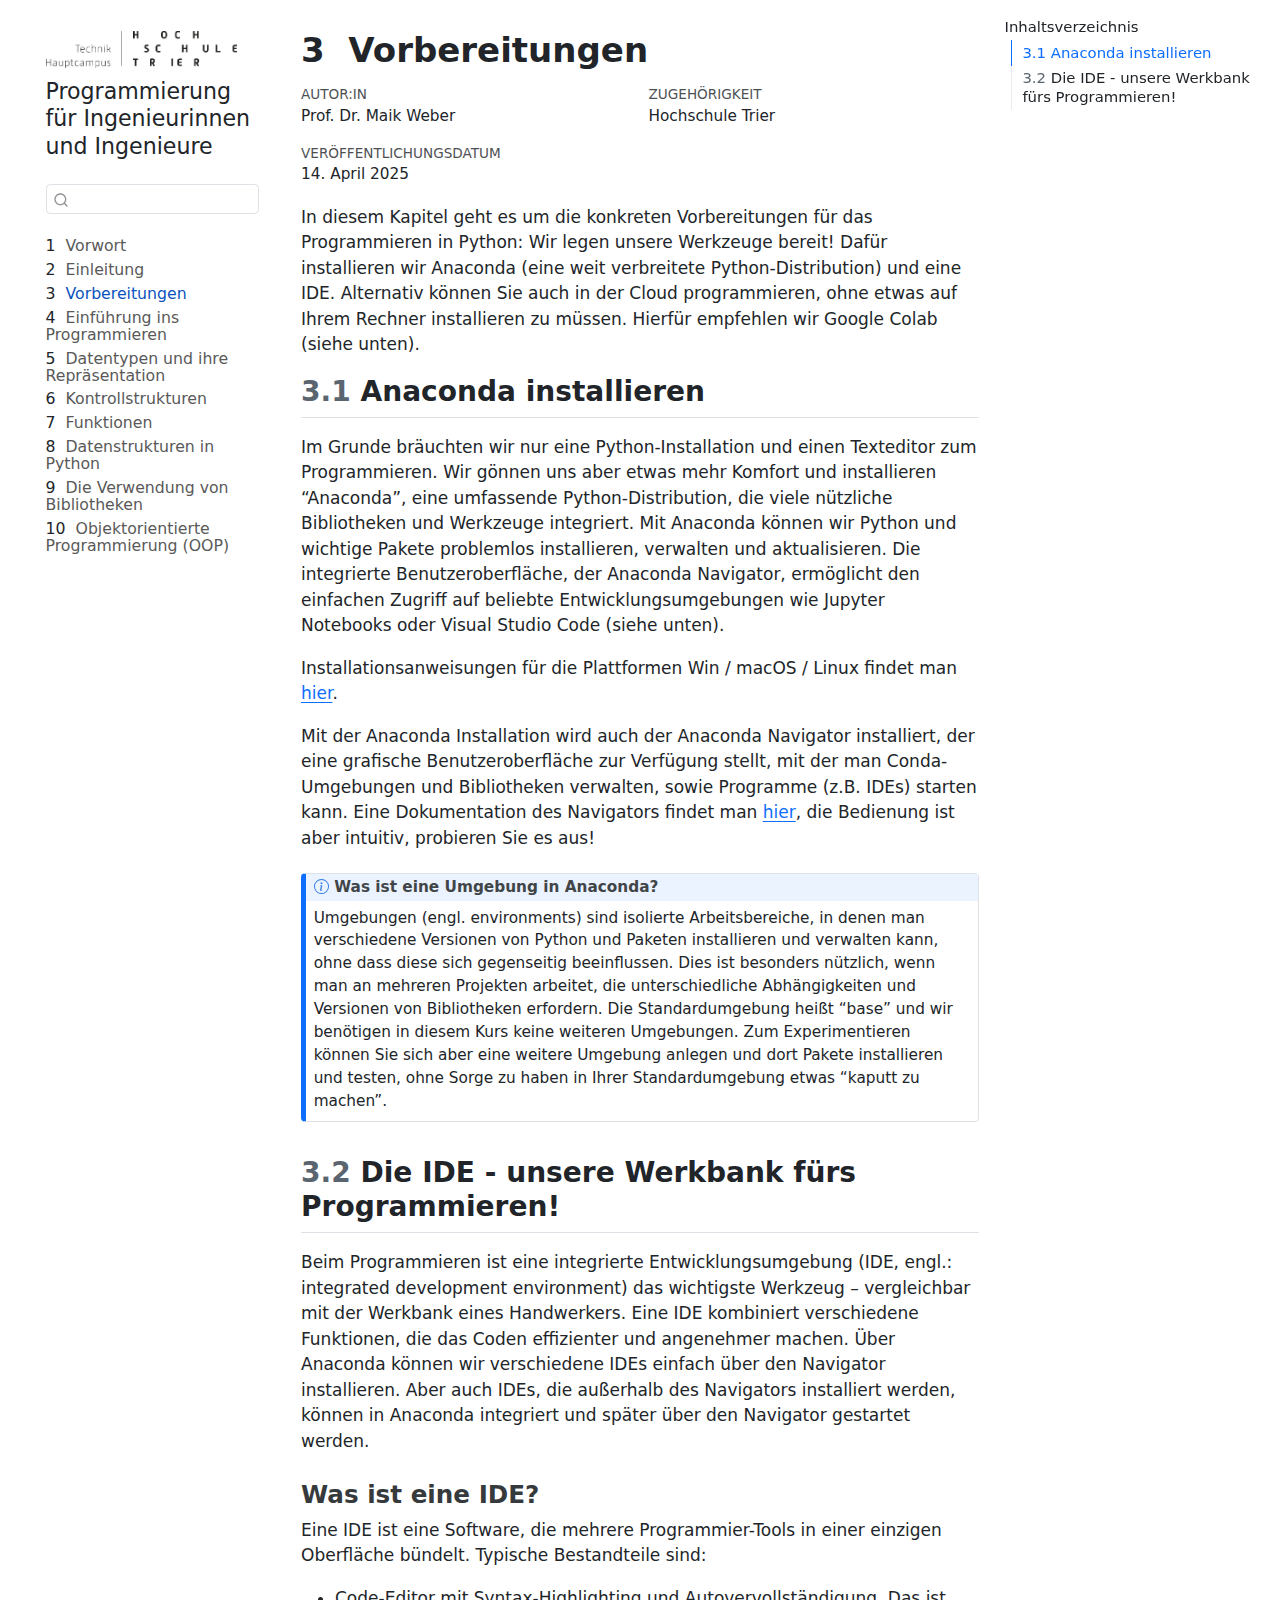
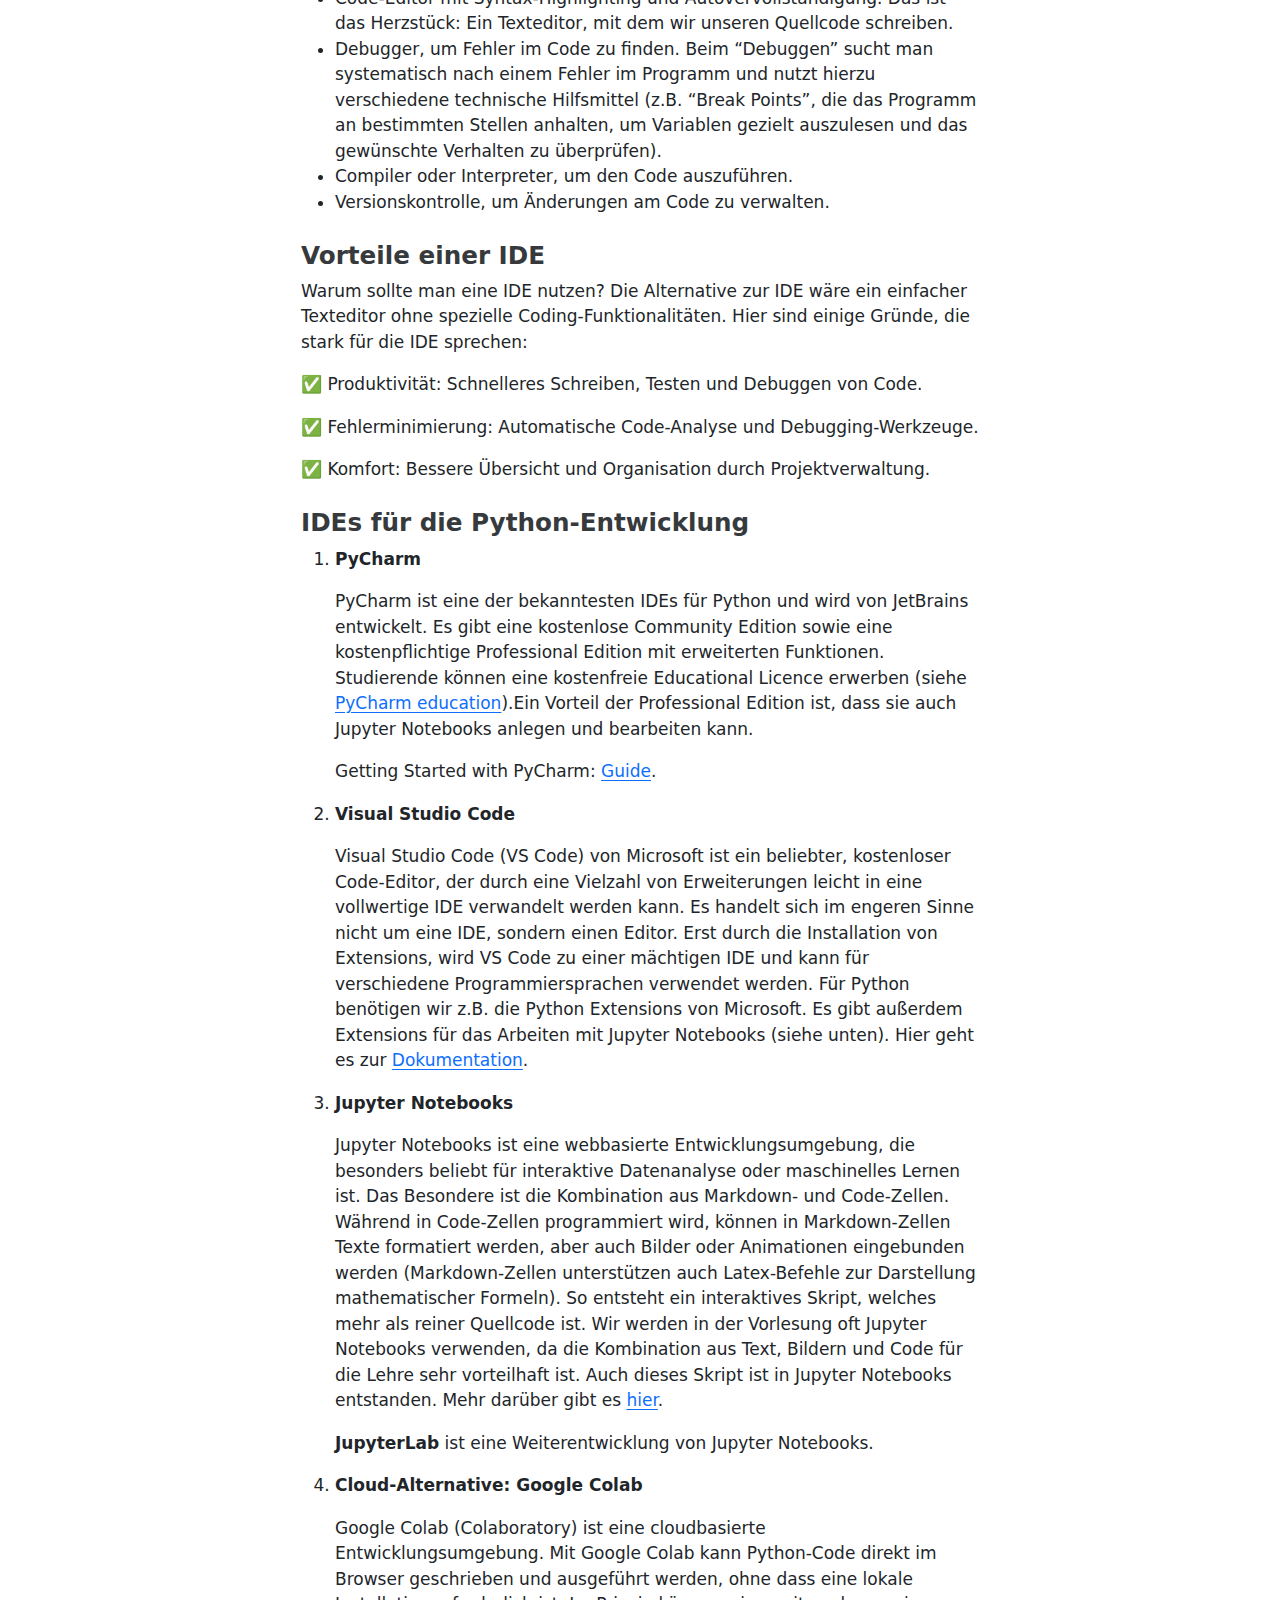
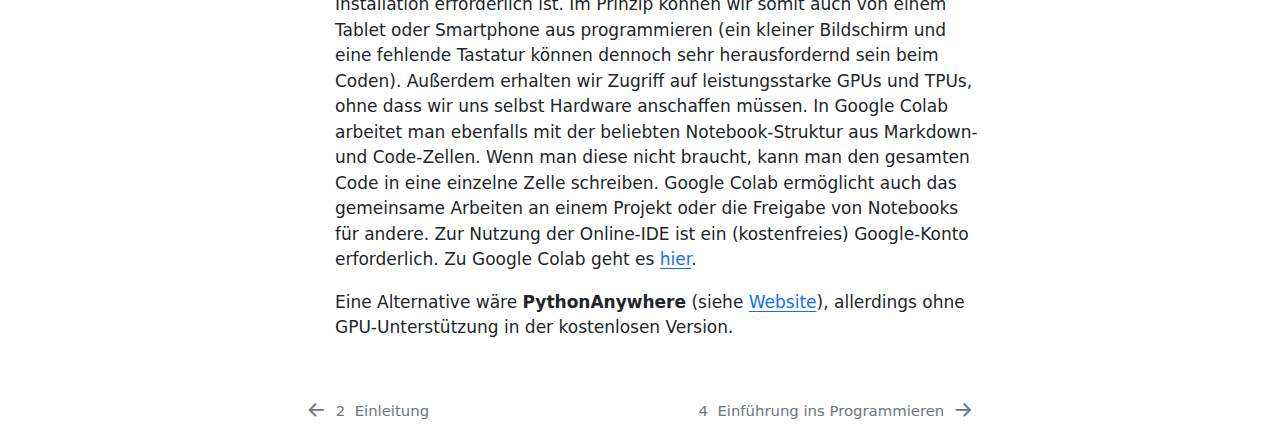
<file: docs/notebooks/1-prep.html>
<!DOCTYPE html>
<html xmlns="http://www.w3.org/1999/xhtml" lang="de" xml:lang="de"><head>

<meta charset="utf-8">
<meta name="generator" content="quarto-1.6.42">

<meta name="viewport" content="width=device-width, initial-scale=1.0, user-scalable=yes">

<meta name="author" content="Prof.&nbsp;Dr.&nbsp;Maik Weber">

<title>3&nbsp; Vorbereitungen – Programmierung für Ingenieurinnen und Ingenieure</title>
<style>
code{white-space: pre-wrap;}
span.smallcaps{font-variant: small-caps;}
div.columns{display: flex; gap: min(4vw, 1.5em);}
div.column{flex: auto; overflow-x: auto;}
div.hanging-indent{margin-left: 1.5em; text-indent: -1.5em;}
ul.task-list{list-style: none;}
ul.task-list li input[type="checkbox"] {
  width: 0.8em;
  margin: 0 0.8em 0.2em -1em; /* quarto-specific, see https://github.com/quarto-dev/quarto-cli/issues/4556 */ 
  vertical-align: middle;
}
</style>


<script src="../site_libs/quarto-nav/quarto-nav.js"></script>
<script src="../site_libs/quarto-nav/headroom.min.js"></script>
<script src="../site_libs/clipboard/clipboard.min.js"></script>
<script src="../site_libs/quarto-search/autocomplete.umd.js"></script>
<script src="../site_libs/quarto-search/fuse.min.js"></script>
<script src="../site_libs/quarto-search/quarto-search.js"></script>
<meta name="quarto:offset" content="../">
<link href="../notebooks/2-basics.html" rel="next">
<link href="../notebooks/0-einleitung.html" rel="prev">
<script src="../site_libs/quarto-html/quarto.js"></script>
<script src="../site_libs/quarto-html/popper.min.js"></script>
<script src="../site_libs/quarto-html/tippy.umd.min.js"></script>
<script src="../site_libs/quarto-html/anchor.min.js"></script>
<link href="../site_libs/quarto-html/tippy.css" rel="stylesheet">
<link href="../site_libs/quarto-html/quarto-syntax-highlighting-a185852c63625fd9ffbdc57047c9a77e.css" rel="stylesheet" id="quarto-text-highlighting-styles">
<script src="../site_libs/bootstrap/bootstrap.min.js"></script>
<link href="../site_libs/bootstrap/bootstrap-icons.css" rel="stylesheet">
<link href="../site_libs/bootstrap/bootstrap-20d4060cc67bd9191ed65a16e0597eba.min.css" rel="stylesheet" append-hash="true" id="quarto-bootstrap" data-mode="light">
<script id="quarto-search-options" type="application/json">{
  "location": "sidebar",
  "copy-button": false,
  "collapse-after": 3,
  "panel-placement": "start",
  "type": "textbox",
  "limit": 50,
  "keyboard-shortcut": [
    "f",
    "/",
    "s"
  ],
  "show-item-context": false,
  "language": {
    "search-no-results-text": "Keine Treffer",
    "search-matching-documents-text": "Treffer",
    "search-copy-link-title": "Link in die Suche kopieren",
    "search-hide-matches-text": "Zusätzliche Treffer verbergen",
    "search-more-match-text": "weitere Treffer in diesem Dokument",
    "search-more-matches-text": "weitere Treffer in diesem Dokument",
    "search-clear-button-title": "Zurücksetzen",
    "search-text-placeholder": "",
    "search-detached-cancel-button-title": "Abbrechen",
    "search-submit-button-title": "Abschicken",
    "search-label": "Suchen"
  }
}</script>


<link rel="stylesheet" href="../style.css">
</head>

<body class="nav-sidebar floating">

<div id="quarto-search-results"></div>
  <header id="quarto-header" class="headroom fixed-top">
  <nav class="quarto-secondary-nav">
    <div class="container-fluid d-flex">
      <button type="button" class="quarto-btn-toggle btn" data-bs-toggle="collapse" role="button" data-bs-target=".quarto-sidebar-collapse-item" aria-controls="quarto-sidebar" aria-expanded="false" aria-label="Seitenleiste umschalten" onclick="if (window.quartoToggleHeadroom) { window.quartoToggleHeadroom(); }">
        <i class="bi bi-layout-text-sidebar-reverse"></i>
      </button>
        <nav class="quarto-page-breadcrumbs" aria-label="breadcrumb"><ol class="breadcrumb"><li class="breadcrumb-item"><a href="../notebooks/1-prep.html"><span class="chapter-number">3</span>&nbsp; <span class="chapter-title">Vorbereitungen</span></a></li></ol></nav>
        <a class="flex-grow-1" role="navigation" data-bs-toggle="collapse" data-bs-target=".quarto-sidebar-collapse-item" aria-controls="quarto-sidebar" aria-expanded="false" aria-label="Seitenleiste umschalten" onclick="if (window.quartoToggleHeadroom) { window.quartoToggleHeadroom(); }">      
        </a>
      <button type="button" class="btn quarto-search-button" aria-label="Suchen" onclick="window.quartoOpenSearch();">
        <i class="bi bi-search"></i>
      </button>
    </div>
  </nav>
</header>
<!-- content -->
<div id="quarto-content" class="quarto-container page-columns page-rows-contents page-layout-article">
<!-- sidebar -->
  <nav id="quarto-sidebar" class="sidebar collapse collapse-horizontal quarto-sidebar-collapse-item sidebar-navigation floating overflow-auto">
    <div class="pt-lg-2 mt-2 text-left sidebar-header sidebar-header-stacked">
      <a href="../index.html" class="sidebar-logo-link">
      <img src="../logo.jpg" alt="" class="sidebar-logo py-0 d-lg-inline d-none">
      </a>
    <div class="sidebar-title mb-0 py-0">
      <a href="../">Programmierung für Ingenieurinnen und Ingenieure</a> 
    </div>
      </div>
        <div class="mt-2 flex-shrink-0 align-items-center">
        <div class="sidebar-search">
        <div id="quarto-search" class="" title="Suchen"></div>
        </div>
        </div>
    <div class="sidebar-menu-container"> 
    <ul class="list-unstyled mt-1">
        <li class="sidebar-item">
  <div class="sidebar-item-container"> 
  <a href="../index.html" class="sidebar-item-text sidebar-link">
 <span class="menu-text"><span class="chapter-number">1</span>&nbsp; <span class="chapter-title">Vorwort</span></span></a>
  </div>
</li>
        <li class="sidebar-item">
  <div class="sidebar-item-container"> 
  <a href="../notebooks/0-einleitung.html" class="sidebar-item-text sidebar-link">
 <span class="menu-text"><span class="chapter-number">2</span>&nbsp; <span class="chapter-title">Einleitung</span></span></a>
  </div>
</li>
        <li class="sidebar-item">
  <div class="sidebar-item-container"> 
  <a href="../notebooks/1-prep.html" class="sidebar-item-text sidebar-link active">
 <span class="menu-text"><span class="chapter-number">3</span>&nbsp; <span class="chapter-title">Vorbereitungen</span></span></a>
  </div>
</li>
        <li class="sidebar-item">
  <div class="sidebar-item-container"> 
  <a href="../notebooks/2-basics.html" class="sidebar-item-text sidebar-link">
 <span class="menu-text"><span class="chapter-number">4</span>&nbsp; <span class="chapter-title">Einführung ins Programmieren</span></span></a>
  </div>
</li>
        <li class="sidebar-item">
  <div class="sidebar-item-container"> 
  <a href="../notebooks/3-datatypes.html" class="sidebar-item-text sidebar-link">
 <span class="menu-text"><span class="chapter-number">5</span>&nbsp; <span class="chapter-title">Datentypen und ihre Repräsentation</span></span></a>
  </div>
</li>
        <li class="sidebar-item">
  <div class="sidebar-item-container"> 
  <a href="../notebooks/4-controls.html" class="sidebar-item-text sidebar-link">
 <span class="menu-text"><span class="chapter-number">6</span>&nbsp; <span class="chapter-title">Kontrollstrukturen</span></span></a>
  </div>
</li>
        <li class="sidebar-item">
  <div class="sidebar-item-container"> 
  <a href="../notebooks/5-functions.html" class="sidebar-item-text sidebar-link">
 <span class="menu-text"><span class="chapter-number">7</span>&nbsp; <span class="chapter-title">Funktionen</span></span></a>
  </div>
</li>
        <li class="sidebar-item">
  <div class="sidebar-item-container"> 
  <a href="../notebooks/6-sequences.html" class="sidebar-item-text sidebar-link">
 <span class="menu-text"><span class="chapter-number">8</span>&nbsp; <span class="chapter-title">Datenstrukturen in Python</span></span></a>
  </div>
</li>
        <li class="sidebar-item">
  <div class="sidebar-item-container"> 
  <a href="../notebooks/7-bibs.html" class="sidebar-item-text sidebar-link">
 <span class="menu-text"><span class="chapter-number">9</span>&nbsp; <span class="chapter-title">Die Verwendung von Bibliotheken</span></span></a>
  </div>
</li>
        <li class="sidebar-item">
  <div class="sidebar-item-container"> 
  <a href="../notebooks/8-oop.html" class="sidebar-item-text sidebar-link">
 <span class="menu-text"><span class="chapter-number">10</span>&nbsp; <span class="chapter-title">Objektorientierte Programmierung (OOP)</span></span></a>
  </div>
</li>
    </ul>
    </div>
</nav>
<div id="quarto-sidebar-glass" class="quarto-sidebar-collapse-item" data-bs-toggle="collapse" data-bs-target=".quarto-sidebar-collapse-item"></div>
<!-- margin-sidebar -->
    <div id="quarto-margin-sidebar" class="sidebar margin-sidebar">
        <nav id="TOC" role="doc-toc" class="toc-active">
    <h2 id="toc-title">Inhaltsverzeichnis</h2>
   
  <ul>
  <li><a href="#anaconda-installieren" id="toc-anaconda-installieren" class="nav-link active" data-scroll-target="#anaconda-installieren"><span class="header-section-number">3.1</span> Anaconda installieren</a></li>
  <li><a href="#die-ide---unsere-werkbank-fürs-programmieren" id="toc-die-ide---unsere-werkbank-fürs-programmieren" class="nav-link" data-scroll-target="#die-ide---unsere-werkbank-fürs-programmieren"><span class="header-section-number">3.2</span> Die IDE - unsere Werkbank fürs Programmieren!</a>
  <ul class="collapse">
  <li><a href="#was-ist-eine-ide" id="toc-was-ist-eine-ide" class="nav-link" data-scroll-target="#was-ist-eine-ide">Was ist eine IDE?</a></li>
  <li><a href="#vorteile-einer-ide" id="toc-vorteile-einer-ide" class="nav-link" data-scroll-target="#vorteile-einer-ide">Vorteile einer IDE</a></li>
  <li><a href="#ides-für-die-python-entwicklung" id="toc-ides-für-die-python-entwicklung" class="nav-link" data-scroll-target="#ides-für-die-python-entwicklung">IDEs für die Python-Entwicklung</a></li>
  </ul></li>
  </ul>
</nav>
    </div>
<!-- main -->
<main class="content" id="quarto-document-content">

<header id="title-block-header" class="quarto-title-block default">
<div class="quarto-title">
<h1 class="title"><span class="chapter-number">3</span>&nbsp; <span class="chapter-title">Vorbereitungen</span></h1>
</div>


<div class="quarto-title-meta-author">
  <div class="quarto-title-meta-heading">Autor:in</div>
  <div class="quarto-title-meta-heading">Zugehörigkeit</div>
  
    <div class="quarto-title-meta-contents">
    <p class="author">Prof.&nbsp;Dr.&nbsp;Maik Weber </p>
  </div>
  <div class="quarto-title-meta-contents">
        <p class="affiliation">
            Hochschule Trier
          </p>
      </div>
  </div>

<div class="quarto-title-meta">

      
    <div>
    <div class="quarto-title-meta-heading">Veröffentlichungsdatum</div>
    <div class="quarto-title-meta-contents">
      <p class="date">14. April 2025</p>
    </div>
  </div>
  
    
  </div>
  


</header>


<p>In diesem Kapitel geht es um die konkreten Vorbereitungen für das Programmieren in Python: Wir legen unsere Werkzeuge bereit! Dafür installieren wir Anaconda (eine weit verbreitete Python-Distribution) und eine IDE. Alternativ können Sie auch in der Cloud programmieren, ohne etwas auf Ihrem Rechner installieren zu müssen. Hierfür empfehlen wir Google Colab (siehe unten).</p>
<section id="anaconda-installieren" class="level2" data-number="3.1">
<h2 data-number="3.1" class="anchored" data-anchor-id="anaconda-installieren"><span class="header-section-number">3.1</span> Anaconda installieren</h2>
<p>Im Grunde bräuchten wir nur eine Python-Installation und einen Texteditor zum Programmieren. Wir gönnen uns aber etwas mehr Komfort und installieren “Anaconda”, eine umfassende Python-Distribution, die viele nützliche Bibliotheken und Werkzeuge integriert. Mit Anaconda können wir Python und wichtige Pakete problemlos installieren, verwalten und aktualisieren. Die integrierte Benutzeroberfläche, der Anaconda Navigator, ermöglicht den einfachen Zugriff auf beliebte Entwicklungsumgebungen wie Jupyter Notebooks oder Visual Studio Code (siehe unten).</p>
<p>Installationsanweisungen für die Plattformen Win / macOS / Linux findet man <a href="https://www.anaconda.com/docs/getting-started/anaconda/install">hier</a>.</p>
<p>Mit der Anaconda Installation wird auch der Anaconda Navigator installiert, der eine grafische Benutzeroberfläche zur Verfügung stellt, mit der man Conda-Umgebungen und Bibliotheken verwalten, sowie Programme (z.B. IDEs) starten kann. Eine Dokumentation des Navigators findet man <a href="https://www.anaconda.com/docs/tools/anaconda-navigator/main">hier</a>, die Bedienung ist aber intuitiv, probieren Sie es aus!</p>
<div class="callout callout-style-default callout-note callout-titled">
<div class="callout-header d-flex align-content-center">
<div class="callout-icon-container">
<i class="callout-icon"></i>
</div>
<div class="callout-title-container flex-fill">
Was ist eine Umgebung in Anaconda?
</div>
</div>
<div class="callout-body-container callout-body">
<p>Umgebungen (engl. environments) sind isolierte Arbeitsbereiche, in denen man verschiedene Versionen von Python und Paketen installieren und verwalten kann, ohne dass diese sich gegenseitig beeinflussen. Dies ist besonders nützlich, wenn man an mehreren Projekten arbeitet, die unterschiedliche Abhängigkeiten und Versionen von Bibliotheken erfordern. Die Standardumgebung heißt “base” und wir benötigen in diesem Kurs keine weiteren Umgebungen. Zum Experimentieren können Sie sich aber eine weitere Umgebung anlegen und dort Pakete installieren und testen, ohne Sorge zu haben in Ihrer Standardumgebung etwas “kaputt zu machen”.</p>
</div>
</div>
</section>
<section id="die-ide---unsere-werkbank-fürs-programmieren" class="level2" data-number="3.2">
<h2 data-number="3.2" class="anchored" data-anchor-id="die-ide---unsere-werkbank-fürs-programmieren"><span class="header-section-number">3.2</span> Die IDE - unsere Werkbank fürs Programmieren!</h2>
<p>Beim Programmieren ist eine integrierte Entwicklungsumgebung (IDE, engl.: integrated development environment) das wichtigste Werkzeug – vergleichbar mit der Werkbank eines Handwerkers. Eine IDE kombiniert verschiedene Funktionen, die das Coden effizienter und angenehmer machen. Über Anaconda können wir verschiedene IDEs einfach über den Navigator installieren. Aber auch IDEs, die außerhalb des Navigators installiert werden, können in Anaconda integriert und später über den Navigator gestartet werden.</p>
<section id="was-ist-eine-ide" class="level3 unnumbered">
<h3 class="unnumbered anchored" data-anchor-id="was-ist-eine-ide">Was ist eine IDE?</h3>
<p>Eine IDE ist eine Software, die mehrere Programmier-Tools in einer einzigen Oberfläche bündelt. Typische Bestandteile sind:</p>
<ul>
<li>Code-Editor mit Syntax-Highlighting und Autovervollständigung. Das ist das Herzstück: Ein Texteditor, mit dem wir unseren Quellcode schreiben.</li>
<li>Debugger, um Fehler im Code zu finden. Beim “Debuggen” sucht man systematisch nach einem Fehler im Programm und nutzt hierzu verschiedene technische Hilfsmittel (z.B. “Break Points”, die das Programm an bestimmten Stellen anhalten, um Variablen gezielt auszulesen und das gewünschte Verhalten zu überprüfen).</li>
<li>Compiler oder Interpreter, um den Code auszuführen.</li>
<li>Versionskontrolle, um Änderungen am Code zu verwalten.</li>
</ul>
</section>
<section id="vorteile-einer-ide" class="level3 unnumbered">
<h3 class="unnumbered anchored" data-anchor-id="vorteile-einer-ide">Vorteile einer IDE</h3>
<p>Warum sollte man eine IDE nutzen? Die Alternative zur IDE wäre ein einfacher Texteditor ohne spezielle Coding-Funktionalitäten. Hier sind einige Gründe, die stark für die IDE sprechen:</p>
<p>✅ Produktivität: Schnelleres Schreiben, Testen und Debuggen von Code.</p>
<p>✅ Fehlerminimierung: Automatische Code-Analyse und Debugging-Werkzeuge.</p>
<p>✅ Komfort: Bessere Übersicht und Organisation durch Projektverwaltung.</p>
</section>
<section id="ides-für-die-python-entwicklung" class="level3 unnumbered">
<h3 class="unnumbered anchored" data-anchor-id="ides-für-die-python-entwicklung">IDEs für die Python-Entwicklung</h3>
<ol type="1">
<li><p><strong>PyCharm</strong></p>
<p>PyCharm ist eine der bekanntesten IDEs für Python und wird von JetBrains entwickelt. Es gibt eine kostenlose Community Edition sowie eine kostenpflichtige Professional Edition mit erweiterten Funktionen. Studierende können eine kostenfreie Educational Licence erwerben (siehe <a href="https://www.jetbrains.com/community/education/#students/">PyCharm education</a>).Ein Vorteil der Professional Edition ist, dass sie auch Jupyter Notebooks anlegen und bearbeiten kann.</p>
<p>Getting Started with PyCharm: <a href="https://www.jetbrains.com/help/pycharm/getting-started.html">Guide</a>.</p></li>
<li><p><strong>Visual Studio Code</strong></p>
<p>Visual Studio Code (VS Code) von Microsoft ist ein beliebter, kostenloser Code-Editor, der durch eine Vielzahl von Erweiterungen leicht in eine vollwertige IDE verwandelt werden kann. Es handelt sich im engeren Sinne nicht um eine IDE, sondern einen Editor. Erst durch die Installation von Extensions, wird VS Code zu einer mächtigen IDE und kann für verschiedene Programmiersprachen verwendet werden. Für Python benötigen wir z.B. die Python Extensions von Microsoft. Es gibt außerdem Extensions für das Arbeiten mit Jupyter Notebooks (siehe unten). Hier geht es zur <a href="https://code.visualstudio.com/docs">Dokumentation</a>.</p></li>
<li><p><strong>Jupyter Notebooks</strong></p>
<p>Jupyter Notebooks ist eine webbasierte Entwicklungsumgebung, die besonders beliebt für interaktive Datenanalyse oder maschinelles Lernen ist. Das Besondere ist die Kombination aus Markdown- und Code-Zellen. Während in Code-Zellen programmiert wird, können in Markdown-Zellen Texte formatiert werden, aber auch Bilder oder Animationen eingebunden werden (Markdown-Zellen unterstützen auch Latex-Befehle zur Darstellung mathematischer Formeln). So entsteht ein interaktives Skript, welches mehr als reiner Quellcode ist. Wir werden in der Vorlesung oft Jupyter Notebooks verwenden, da die Kombination aus Text, Bildern und Code für die Lehre sehr vorteilhaft ist. Auch dieses Skript ist in Jupyter Notebooks entstanden. Mehr darüber gibt es <a href="https://docs.jupyter.org/en/latest/">hier</a>.</p>
<p><strong>JupyterLab</strong> ist eine Weiterentwicklung von Jupyter Notebooks.</p></li>
<li><p><strong>Cloud-Alternative: Google Colab</strong></p>
<p>Google Colab (Colaboratory) ist eine cloudbasierte Entwicklungsumgebung. Mit Google Colab kann Python-Code direkt im Browser geschrieben und ausgeführt werden, ohne dass eine lokale Installation erforderlich ist. Im Prinzip können wir somit auch von einem Tablet oder Smartphone aus programmieren (ein kleiner Bildschirm und eine fehlende Tastatur können dennoch sehr herausfordernd sein beim Coden). Außerdem erhalten wir Zugriff auf leistungsstarke GPUs und TPUs, ohne dass wir uns selbst Hardware anschaffen müssen. In Google Colab arbeitet man ebenfalls mit der beliebten Notebook-Struktur aus Markdown- und Code-Zellen. Wenn man diese nicht braucht, kann man den gesamten Code in eine einzelne Zelle schreiben. Google Colab ermöglicht auch das gemeinsame Arbeiten an einem Projekt oder die Freigabe von Notebooks für andere. Zur Nutzung der Online-IDE ist ein (kostenfreies) Google-Konto erforderlich. Zu Google Colab geht es <a href="https://colab.research.google.com/">hier</a>.</p>
<p>Eine Alternative wäre <strong>PythonAnywhere</strong> (siehe <a href="https://www.pythonanywhere.com/">Website</a>), allerdings ohne GPU-Unterstützung in der kostenlosen Version.</p></li>
</ol>


</section>
</section>

</main> <!-- /main -->
<script id="quarto-html-after-body" type="application/javascript">
window.document.addEventListener("DOMContentLoaded", function (event) {
  const toggleBodyColorMode = (bsSheetEl) => {
    const mode = bsSheetEl.getAttribute("data-mode");
    const bodyEl = window.document.querySelector("body");
    if (mode === "dark") {
      bodyEl.classList.add("quarto-dark");
      bodyEl.classList.remove("quarto-light");
    } else {
      bodyEl.classList.add("quarto-light");
      bodyEl.classList.remove("quarto-dark");
    }
  }
  const toggleBodyColorPrimary = () => {
    const bsSheetEl = window.document.querySelector("link#quarto-bootstrap");
    if (bsSheetEl) {
      toggleBodyColorMode(bsSheetEl);
    }
  }
  toggleBodyColorPrimary();  
  const icon = "";
  const anchorJS = new window.AnchorJS();
  anchorJS.options = {
    placement: 'right',
    icon: icon
  };
  anchorJS.add('.anchored');
  const isCodeAnnotation = (el) => {
    for (const clz of el.classList) {
      if (clz.startsWith('code-annotation-')) {                     
        return true;
      }
    }
    return false;
  }
  const onCopySuccess = function(e) {
    // button target
    const button = e.trigger;
    // don't keep focus
    button.blur();
    // flash "checked"
    button.classList.add('code-copy-button-checked');
    var currentTitle = button.getAttribute("title");
    button.setAttribute("title", "Kopiert");
    let tooltip;
    if (window.bootstrap) {
      button.setAttribute("data-bs-toggle", "tooltip");
      button.setAttribute("data-bs-placement", "left");
      button.setAttribute("data-bs-title", "Kopiert");
      tooltip = new bootstrap.Tooltip(button, 
        { trigger: "manual", 
          customClass: "code-copy-button-tooltip",
          offset: [0, -8]});
      tooltip.show();    
    }
    setTimeout(function() {
      if (tooltip) {
        tooltip.hide();
        button.removeAttribute("data-bs-title");
        button.removeAttribute("data-bs-toggle");
        button.removeAttribute("data-bs-placement");
      }
      button.setAttribute("title", currentTitle);
      button.classList.remove('code-copy-button-checked');
    }, 1000);
    // clear code selection
    e.clearSelection();
  }
  const getTextToCopy = function(trigger) {
      const codeEl = trigger.previousElementSibling.cloneNode(true);
      for (const childEl of codeEl.children) {
        if (isCodeAnnotation(childEl)) {
          childEl.remove();
        }
      }
      return codeEl.innerText;
  }
  const clipboard = new window.ClipboardJS('.code-copy-button:not([data-in-quarto-modal])', {
    text: getTextToCopy
  });
  clipboard.on('success', onCopySuccess);
  if (window.document.getElementById('quarto-embedded-source-code-modal')) {
    const clipboardModal = new window.ClipboardJS('.code-copy-button[data-in-quarto-modal]', {
      text: getTextToCopy,
      container: window.document.getElementById('quarto-embedded-source-code-modal')
    });
    clipboardModal.on('success', onCopySuccess);
  }
    var localhostRegex = new RegExp(/^(?:http|https):\/\/localhost\:?[0-9]*\//);
    var mailtoRegex = new RegExp(/^mailto:/);
      var filterRegex = new RegExp('/' + window.location.host + '/');
    var isInternal = (href) => {
        return filterRegex.test(href) || localhostRegex.test(href) || mailtoRegex.test(href);
    }
    // Inspect non-navigation links and adorn them if external
 	var links = window.document.querySelectorAll('a[href]:not(.nav-link):not(.navbar-brand):not(.toc-action):not(.sidebar-link):not(.sidebar-item-toggle):not(.pagination-link):not(.no-external):not([aria-hidden]):not(.dropdown-item):not(.quarto-navigation-tool):not(.about-link)');
    for (var i=0; i<links.length; i++) {
      const link = links[i];
      if (!isInternal(link.href)) {
        // undo the damage that might have been done by quarto-nav.js in the case of
        // links that we want to consider external
        if (link.dataset.originalHref !== undefined) {
          link.href = link.dataset.originalHref;
        }
      }
    }
  function tippyHover(el, contentFn, onTriggerFn, onUntriggerFn) {
    const config = {
      allowHTML: true,
      maxWidth: 500,
      delay: 100,
      arrow: false,
      appendTo: function(el) {
          return el.parentElement;
      },
      interactive: true,
      interactiveBorder: 10,
      theme: 'quarto',
      placement: 'bottom-start',
    };
    if (contentFn) {
      config.content = contentFn;
    }
    if (onTriggerFn) {
      config.onTrigger = onTriggerFn;
    }
    if (onUntriggerFn) {
      config.onUntrigger = onUntriggerFn;
    }
    window.tippy(el, config); 
  }
  const noterefs = window.document.querySelectorAll('a[role="doc-noteref"]');
  for (var i=0; i<noterefs.length; i++) {
    const ref = noterefs[i];
    tippyHover(ref, function() {
      // use id or data attribute instead here
      let href = ref.getAttribute('data-footnote-href') || ref.getAttribute('href');
      try { href = new URL(href).hash; } catch {}
      const id = href.replace(/^#\/?/, "");
      const note = window.document.getElementById(id);
      if (note) {
        return note.innerHTML;
      } else {
        return "";
      }
    });
  }
  const xrefs = window.document.querySelectorAll('a.quarto-xref');
  const processXRef = (id, note) => {
    // Strip column container classes
    const stripColumnClz = (el) => {
      el.classList.remove("page-full", "page-columns");
      if (el.children) {
        for (const child of el.children) {
          stripColumnClz(child);
        }
      }
    }
    stripColumnClz(note)
    if (id === null || id.startsWith('sec-')) {
      // Special case sections, only their first couple elements
      const container = document.createElement("div");
      if (note.children && note.children.length > 2) {
        container.appendChild(note.children[0].cloneNode(true));
        for (let i = 1; i < note.children.length; i++) {
          const child = note.children[i];
          if (child.tagName === "P" && child.innerText === "") {
            continue;
          } else {
            container.appendChild(child.cloneNode(true));
            break;
          }
        }
        if (window.Quarto?.typesetMath) {
          window.Quarto.typesetMath(container);
        }
        return container.innerHTML
      } else {
        if (window.Quarto?.typesetMath) {
          window.Quarto.typesetMath(note);
        }
        return note.innerHTML;
      }
    } else {
      // Remove any anchor links if they are present
      const anchorLink = note.querySelector('a.anchorjs-link');
      if (anchorLink) {
        anchorLink.remove();
      }
      if (window.Quarto?.typesetMath) {
        window.Quarto.typesetMath(note);
      }
      if (note.classList.contains("callout")) {
        return note.outerHTML;
      } else {
        return note.innerHTML;
      }
    }
  }
  for (var i=0; i<xrefs.length; i++) {
    const xref = xrefs[i];
    tippyHover(xref, undefined, function(instance) {
      instance.disable();
      let url = xref.getAttribute('href');
      let hash = undefined; 
      if (url.startsWith('#')) {
        hash = url;
      } else {
        try { hash = new URL(url).hash; } catch {}
      }
      if (hash) {
        const id = hash.replace(/^#\/?/, "");
        const note = window.document.getElementById(id);
        if (note !== null) {
          try {
            const html = processXRef(id, note.cloneNode(true));
            instance.setContent(html);
          } finally {
            instance.enable();
            instance.show();
          }
        } else {
          // See if we can fetch this
          fetch(url.split('#')[0])
          .then(res => res.text())
          .then(html => {
            const parser = new DOMParser();
            const htmlDoc = parser.parseFromString(html, "text/html");
            const note = htmlDoc.getElementById(id);
            if (note !== null) {
              const html = processXRef(id, note);
              instance.setContent(html);
            } 
          }).finally(() => {
            instance.enable();
            instance.show();
          });
        }
      } else {
        // See if we can fetch a full url (with no hash to target)
        // This is a special case and we should probably do some content thinning / targeting
        fetch(url)
        .then(res => res.text())
        .then(html => {
          const parser = new DOMParser();
          const htmlDoc = parser.parseFromString(html, "text/html");
          const note = htmlDoc.querySelector('main.content');
          if (note !== null) {
            // This should only happen for chapter cross references
            // (since there is no id in the URL)
            // remove the first header
            if (note.children.length > 0 && note.children[0].tagName === "HEADER") {
              note.children[0].remove();
            }
            const html = processXRef(null, note);
            instance.setContent(html);
          } 
        }).finally(() => {
          instance.enable();
          instance.show();
        });
      }
    }, function(instance) {
    });
  }
      let selectedAnnoteEl;
      const selectorForAnnotation = ( cell, annotation) => {
        let cellAttr = 'data-code-cell="' + cell + '"';
        let lineAttr = 'data-code-annotation="' +  annotation + '"';
        const selector = 'span[' + cellAttr + '][' + lineAttr + ']';
        return selector;
      }
      const selectCodeLines = (annoteEl) => {
        const doc = window.document;
        const targetCell = annoteEl.getAttribute("data-target-cell");
        const targetAnnotation = annoteEl.getAttribute("data-target-annotation");
        const annoteSpan = window.document.querySelector(selectorForAnnotation(targetCell, targetAnnotation));
        const lines = annoteSpan.getAttribute("data-code-lines").split(",");
        const lineIds = lines.map((line) => {
          return targetCell + "-" + line;
        })
        let top = null;
        let height = null;
        let parent = null;
        if (lineIds.length > 0) {
            //compute the position of the single el (top and bottom and make a div)
            const el = window.document.getElementById(lineIds[0]);
            top = el.offsetTop;
            height = el.offsetHeight;
            parent = el.parentElement.parentElement;
          if (lineIds.length > 1) {
            const lastEl = window.document.getElementById(lineIds[lineIds.length - 1]);
            const bottom = lastEl.offsetTop + lastEl.offsetHeight;
            height = bottom - top;
          }
          if (top !== null && height !== null && parent !== null) {
            // cook up a div (if necessary) and position it 
            let div = window.document.getElementById("code-annotation-line-highlight");
            if (div === null) {
              div = window.document.createElement("div");
              div.setAttribute("id", "code-annotation-line-highlight");
              div.style.position = 'absolute';
              parent.appendChild(div);
            }
            div.style.top = top - 2 + "px";
            div.style.height = height + 4 + "px";
            div.style.left = 0;
            let gutterDiv = window.document.getElementById("code-annotation-line-highlight-gutter");
            if (gutterDiv === null) {
              gutterDiv = window.document.createElement("div");
              gutterDiv.setAttribute("id", "code-annotation-line-highlight-gutter");
              gutterDiv.style.position = 'absolute';
              const codeCell = window.document.getElementById(targetCell);
              const gutter = codeCell.querySelector('.code-annotation-gutter');
              gutter.appendChild(gutterDiv);
            }
            gutterDiv.style.top = top - 2 + "px";
            gutterDiv.style.height = height + 4 + "px";
          }
          selectedAnnoteEl = annoteEl;
        }
      };
      const unselectCodeLines = () => {
        const elementsIds = ["code-annotation-line-highlight", "code-annotation-line-highlight-gutter"];
        elementsIds.forEach((elId) => {
          const div = window.document.getElementById(elId);
          if (div) {
            div.remove();
          }
        });
        selectedAnnoteEl = undefined;
      };
        // Handle positioning of the toggle
    window.addEventListener(
      "resize",
      throttle(() => {
        elRect = undefined;
        if (selectedAnnoteEl) {
          selectCodeLines(selectedAnnoteEl);
        }
      }, 10)
    );
    function throttle(fn, ms) {
    let throttle = false;
    let timer;
      return (...args) => {
        if(!throttle) { // first call gets through
            fn.apply(this, args);
            throttle = true;
        } else { // all the others get throttled
            if(timer) clearTimeout(timer); // cancel #2
            timer = setTimeout(() => {
              fn.apply(this, args);
              timer = throttle = false;
            }, ms);
        }
      };
    }
      // Attach click handler to the DT
      const annoteDls = window.document.querySelectorAll('dt[data-target-cell]');
      for (const annoteDlNode of annoteDls) {
        annoteDlNode.addEventListener('click', (event) => {
          const clickedEl = event.target;
          if (clickedEl !== selectedAnnoteEl) {
            unselectCodeLines();
            const activeEl = window.document.querySelector('dt[data-target-cell].code-annotation-active');
            if (activeEl) {
              activeEl.classList.remove('code-annotation-active');
            }
            selectCodeLines(clickedEl);
            clickedEl.classList.add('code-annotation-active');
          } else {
            // Unselect the line
            unselectCodeLines();
            clickedEl.classList.remove('code-annotation-active');
          }
        });
      }
  const findCites = (el) => {
    const parentEl = el.parentElement;
    if (parentEl) {
      const cites = parentEl.dataset.cites;
      if (cites) {
        return {
          el,
          cites: cites.split(' ')
        };
      } else {
        return findCites(el.parentElement)
      }
    } else {
      return undefined;
    }
  };
  var bibliorefs = window.document.querySelectorAll('a[role="doc-biblioref"]');
  for (var i=0; i<bibliorefs.length; i++) {
    const ref = bibliorefs[i];
    const citeInfo = findCites(ref);
    if (citeInfo) {
      tippyHover(citeInfo.el, function() {
        var popup = window.document.createElement('div');
        citeInfo.cites.forEach(function(cite) {
          var citeDiv = window.document.createElement('div');
          citeDiv.classList.add('hanging-indent');
          citeDiv.classList.add('csl-entry');
          var biblioDiv = window.document.getElementById('ref-' + cite);
          if (biblioDiv) {
            citeDiv.innerHTML = biblioDiv.innerHTML;
          }
          popup.appendChild(citeDiv);
        });
        return popup.innerHTML;
      });
    }
  }
});
</script>
<nav class="page-navigation">
  <div class="nav-page nav-page-previous">
      <a href="../notebooks/0-einleitung.html" class="pagination-link" aria-label="Einleitung">
        <i class="bi bi-arrow-left-short"></i> <span class="nav-page-text"><span class="chapter-number">2</span>&nbsp; <span class="chapter-title">Einleitung</span></span>
      </a>          
  </div>
  <div class="nav-page nav-page-next">
      <a href="../notebooks/2-basics.html" class="pagination-link" aria-label="Einführung ins Programmieren">
        <span class="nav-page-text"><span class="chapter-number">4</span>&nbsp; <span class="chapter-title">Einführung ins Programmieren</span></span> <i class="bi bi-arrow-right-short"></i>
      </a>
  </div>
</nav>
</div> <!-- /content -->




</body></html>
</file>
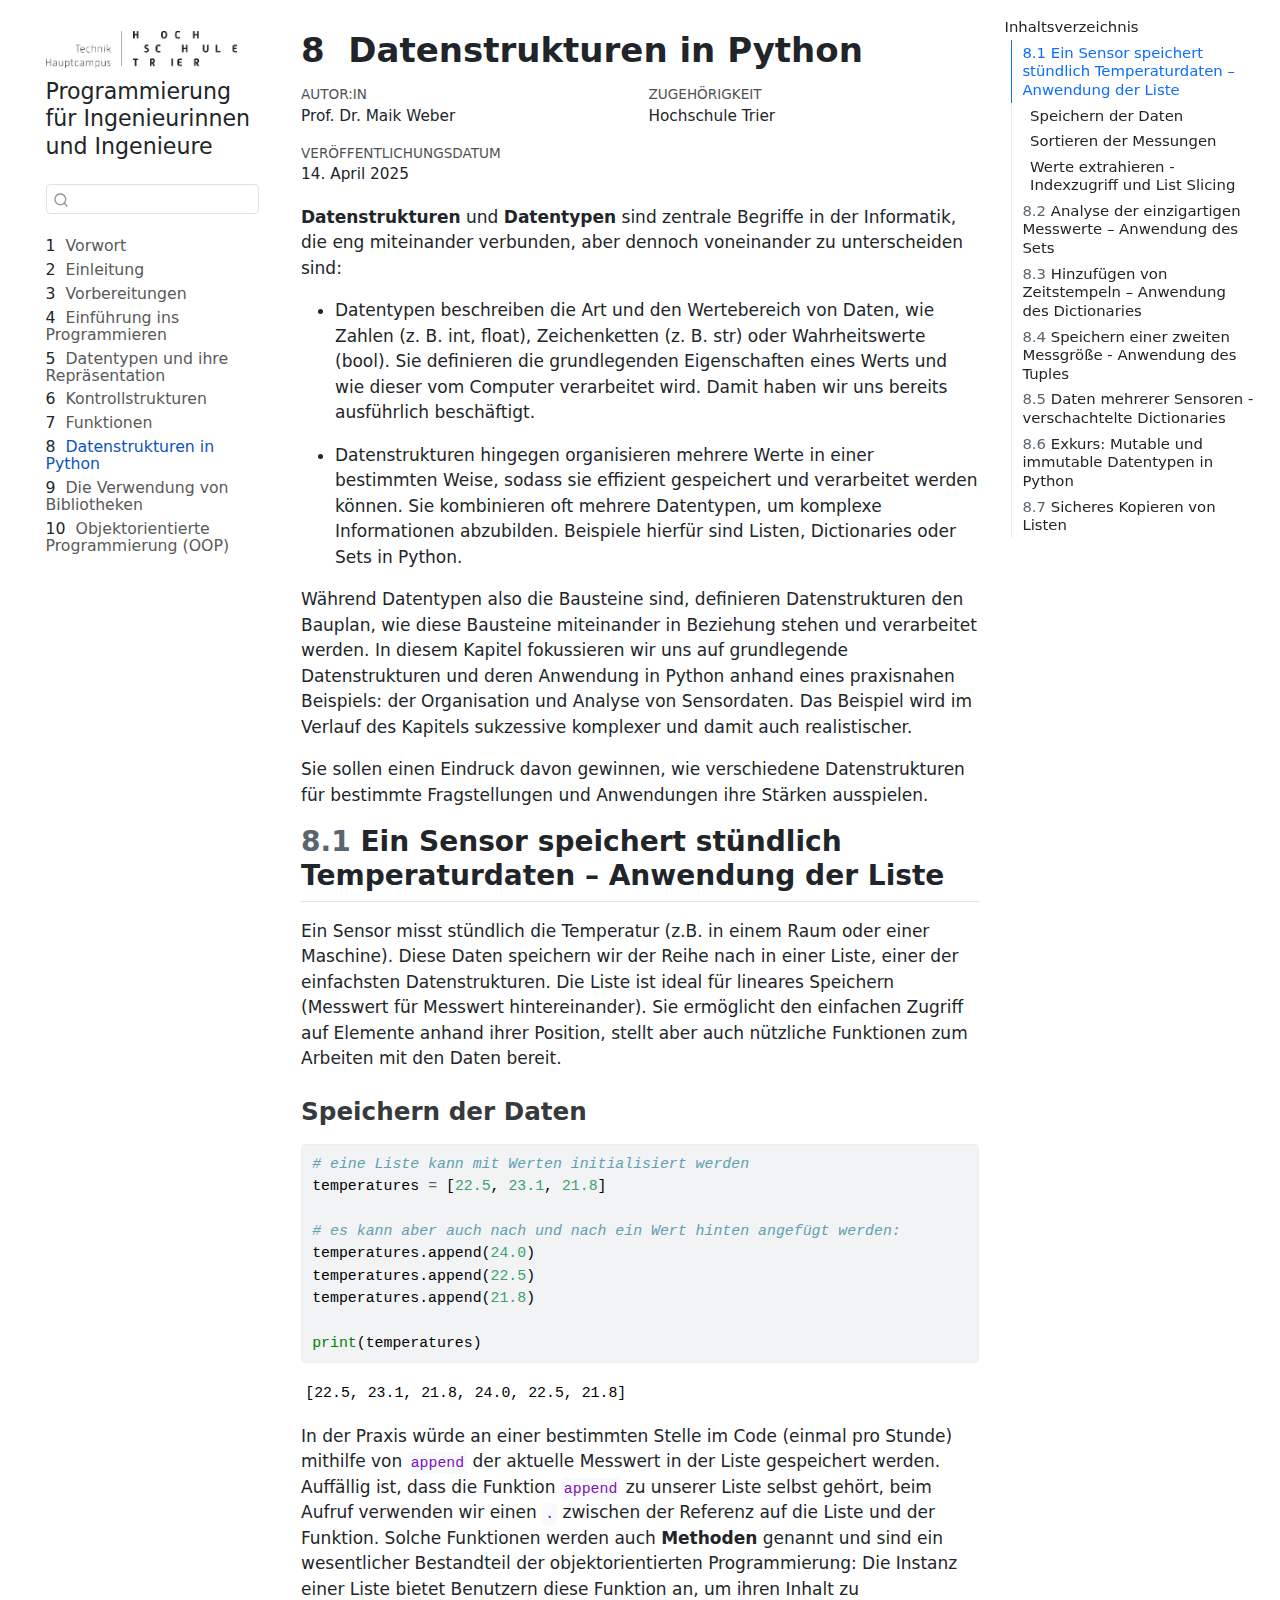
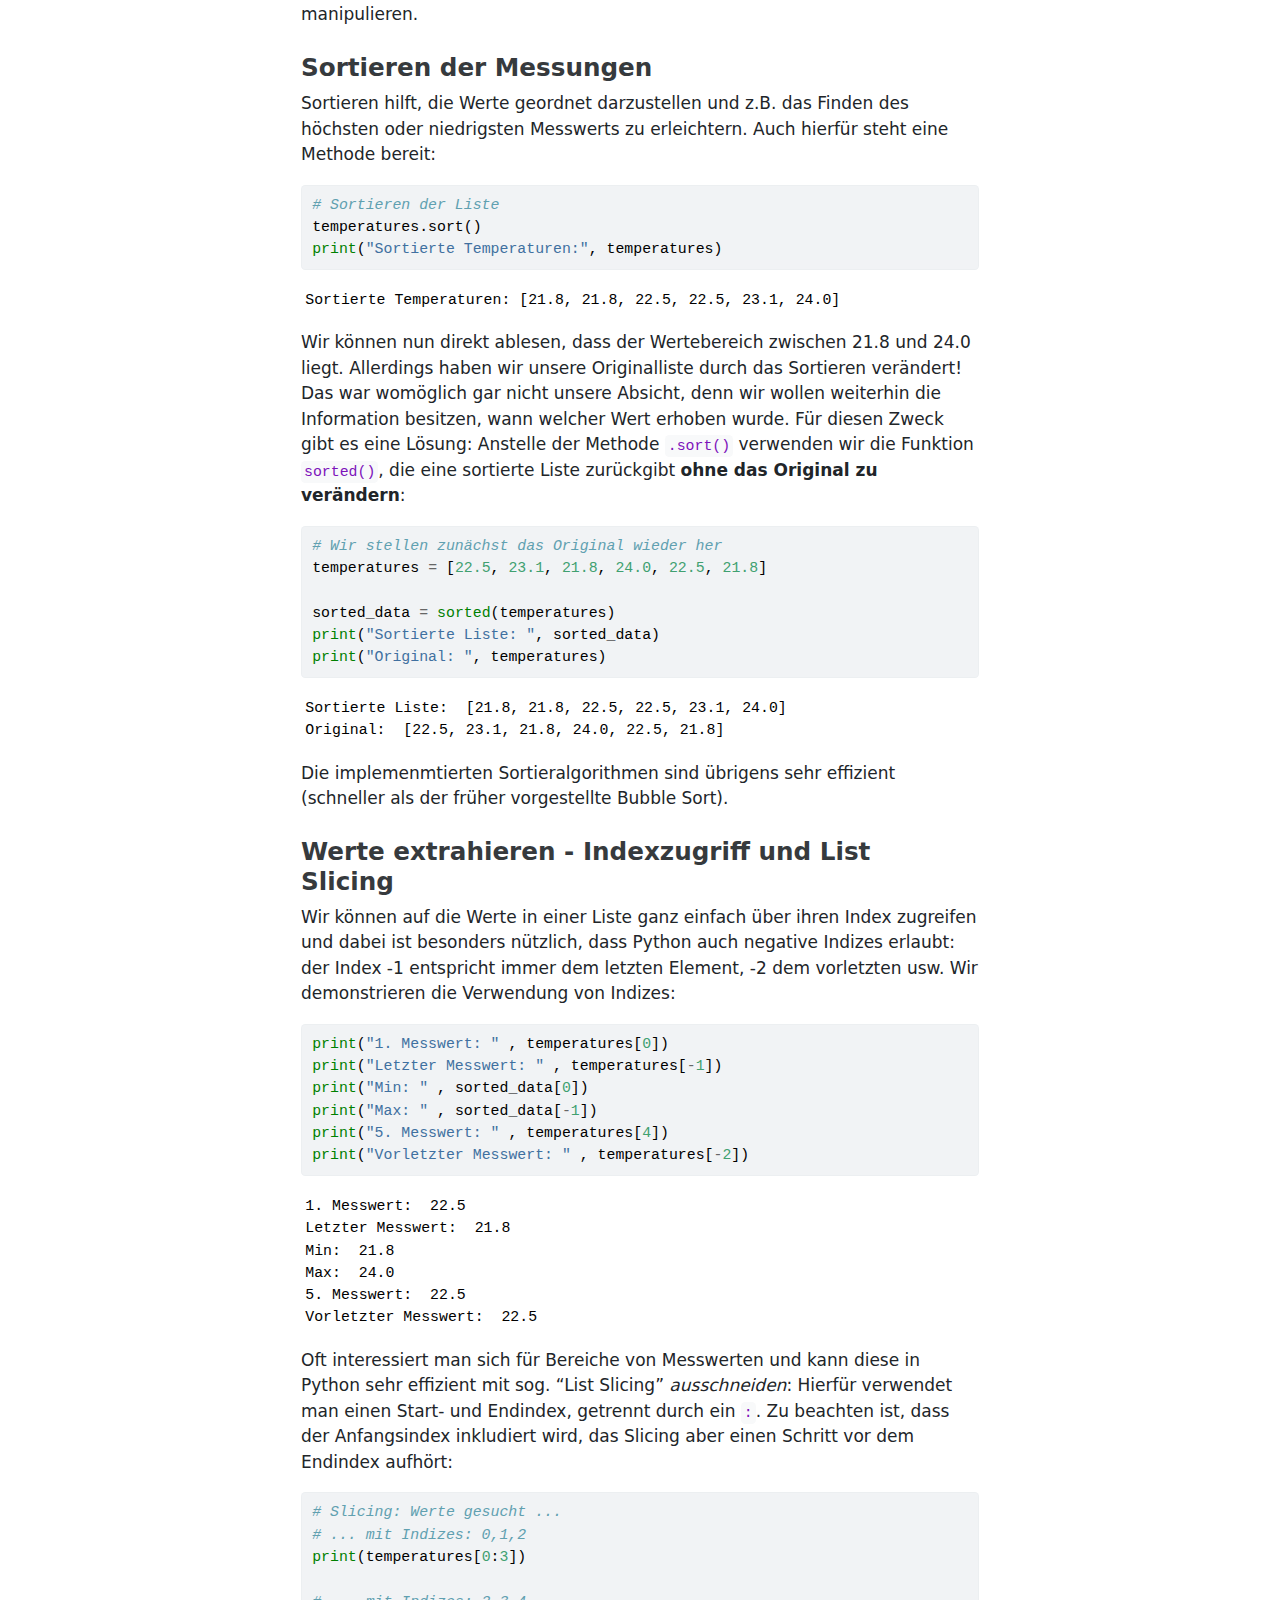
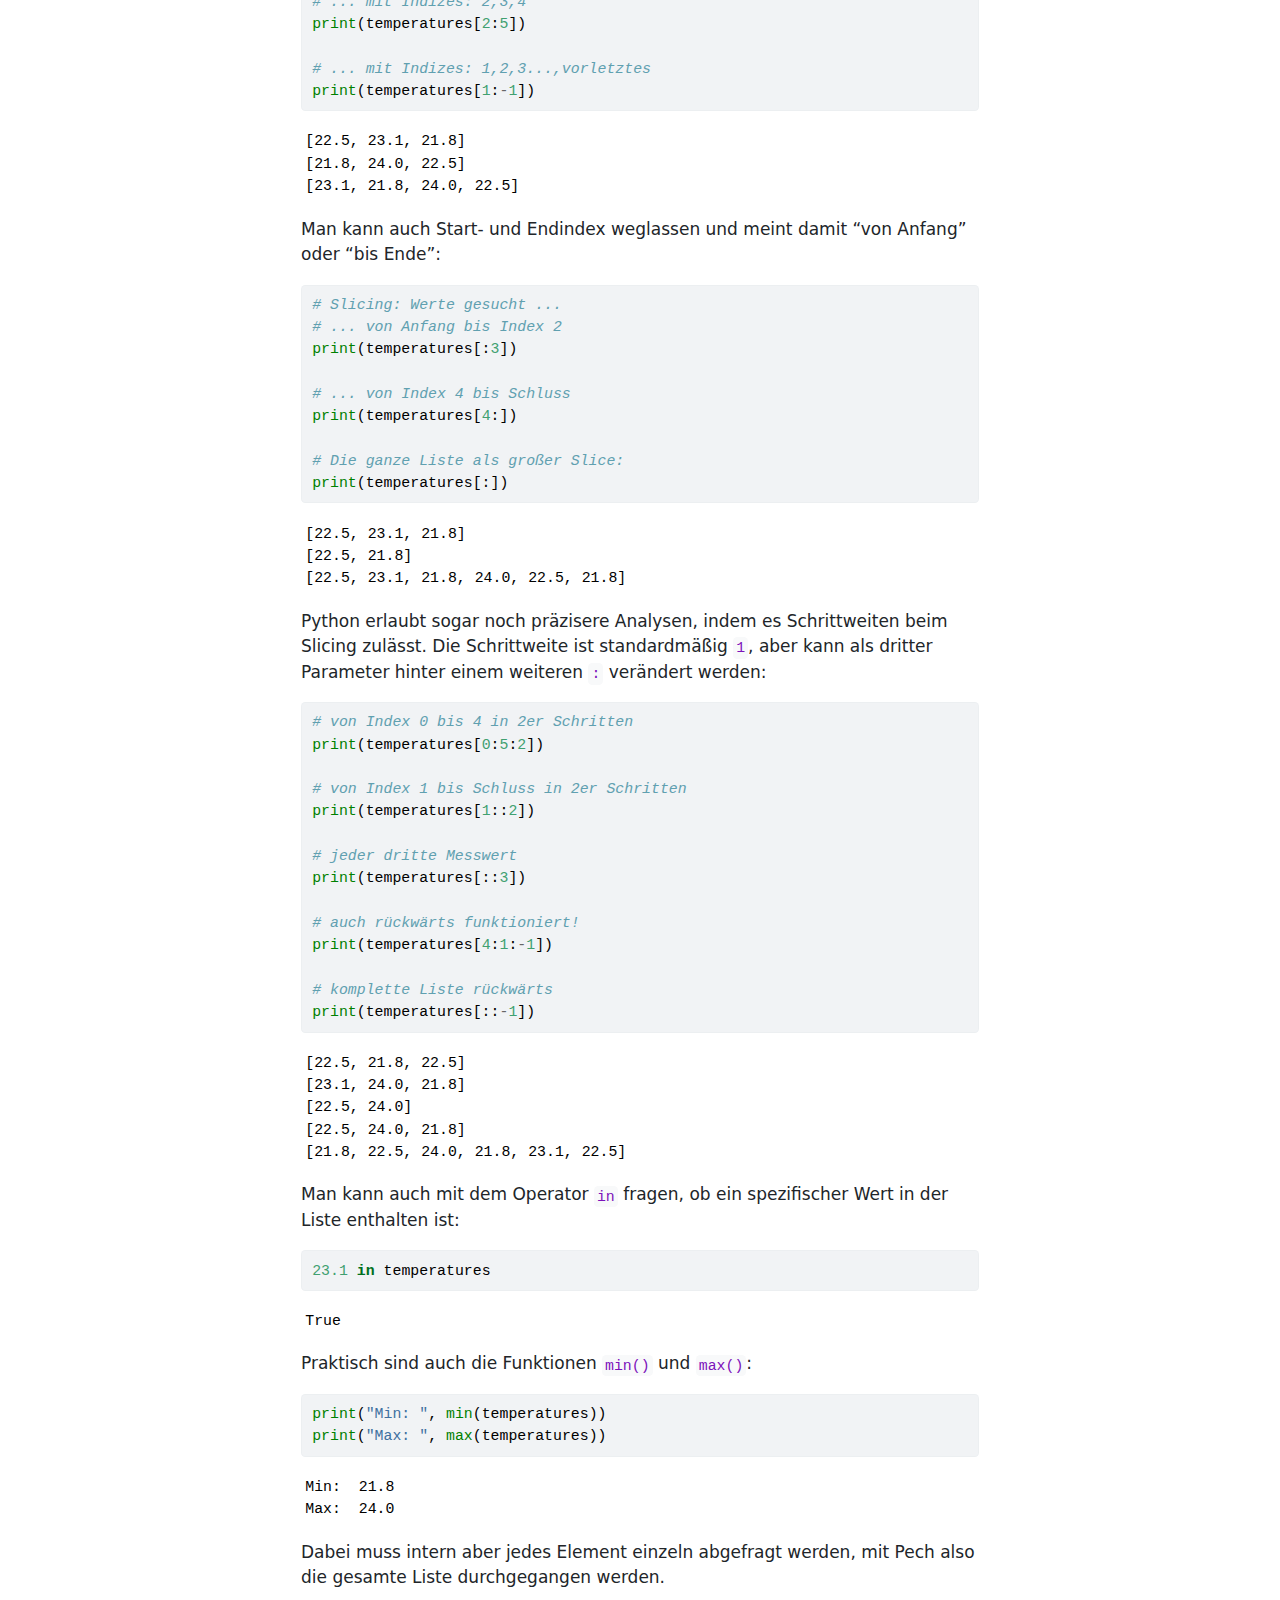
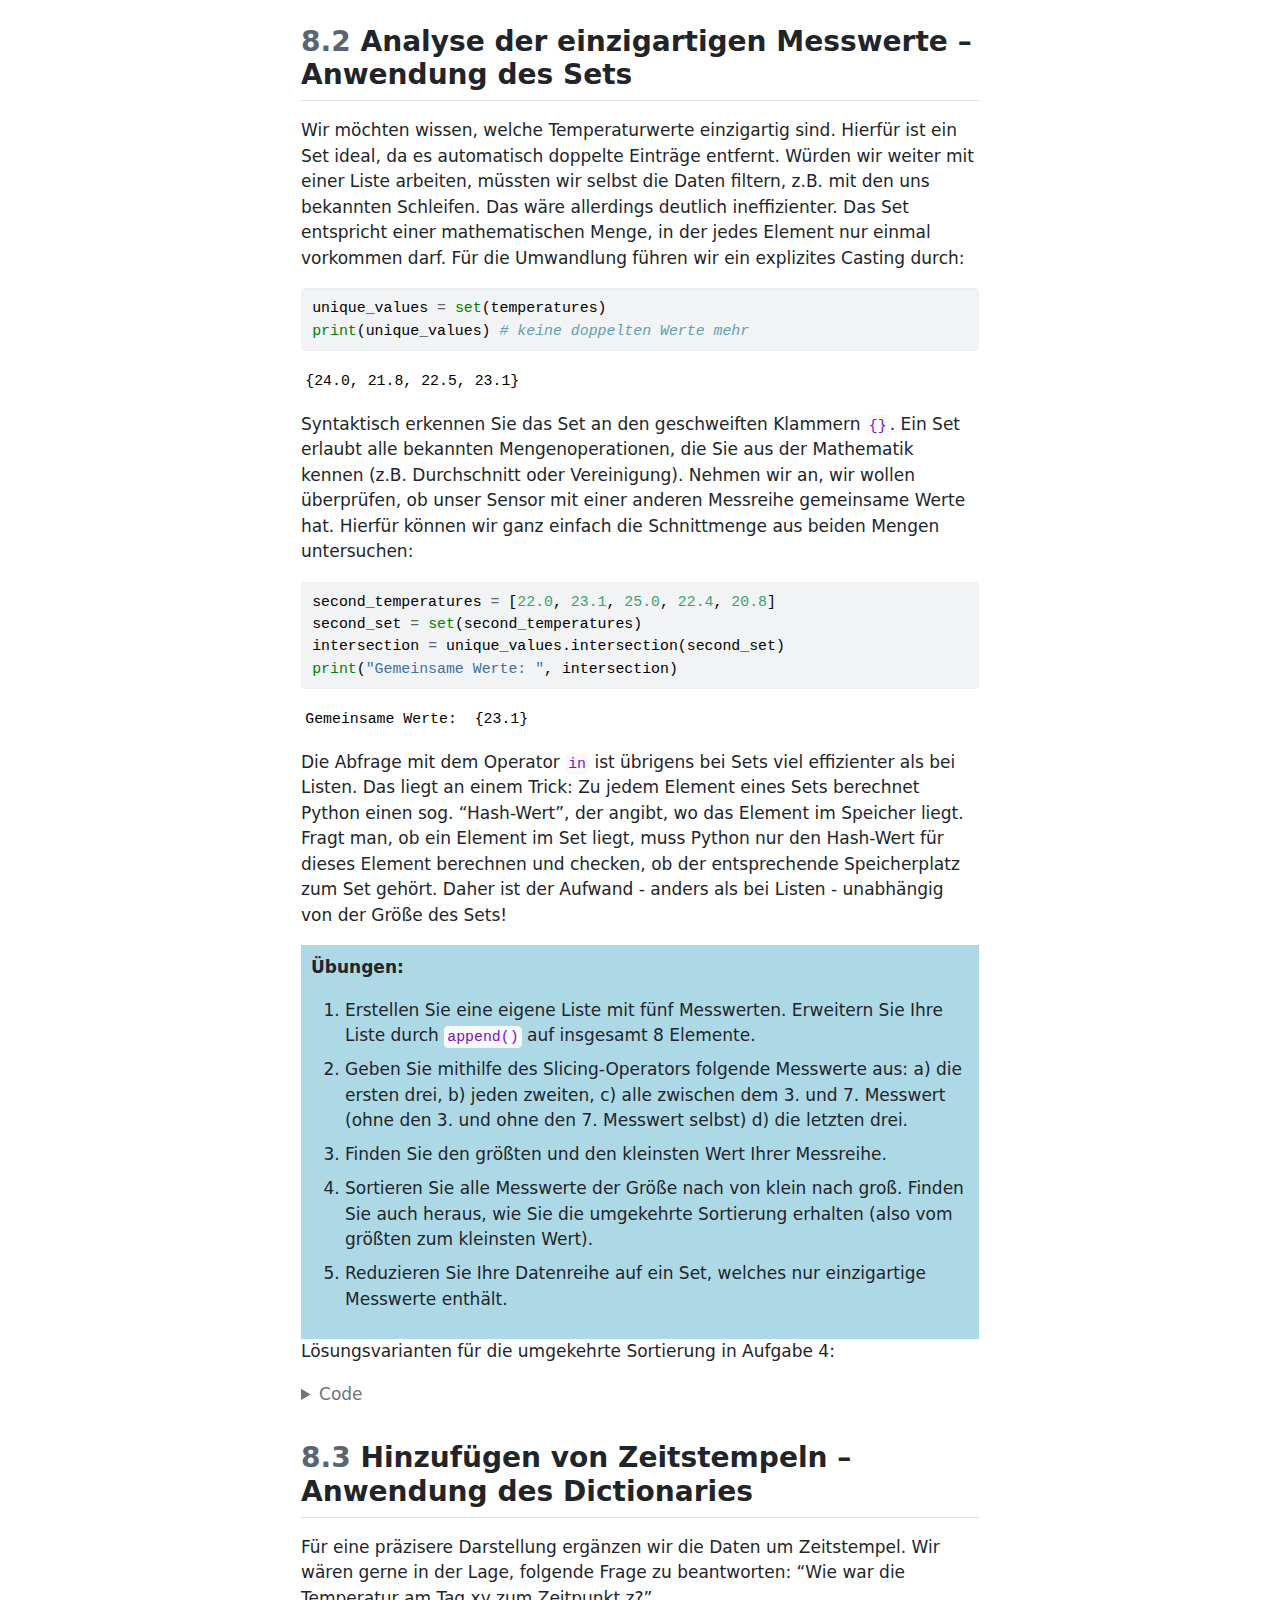
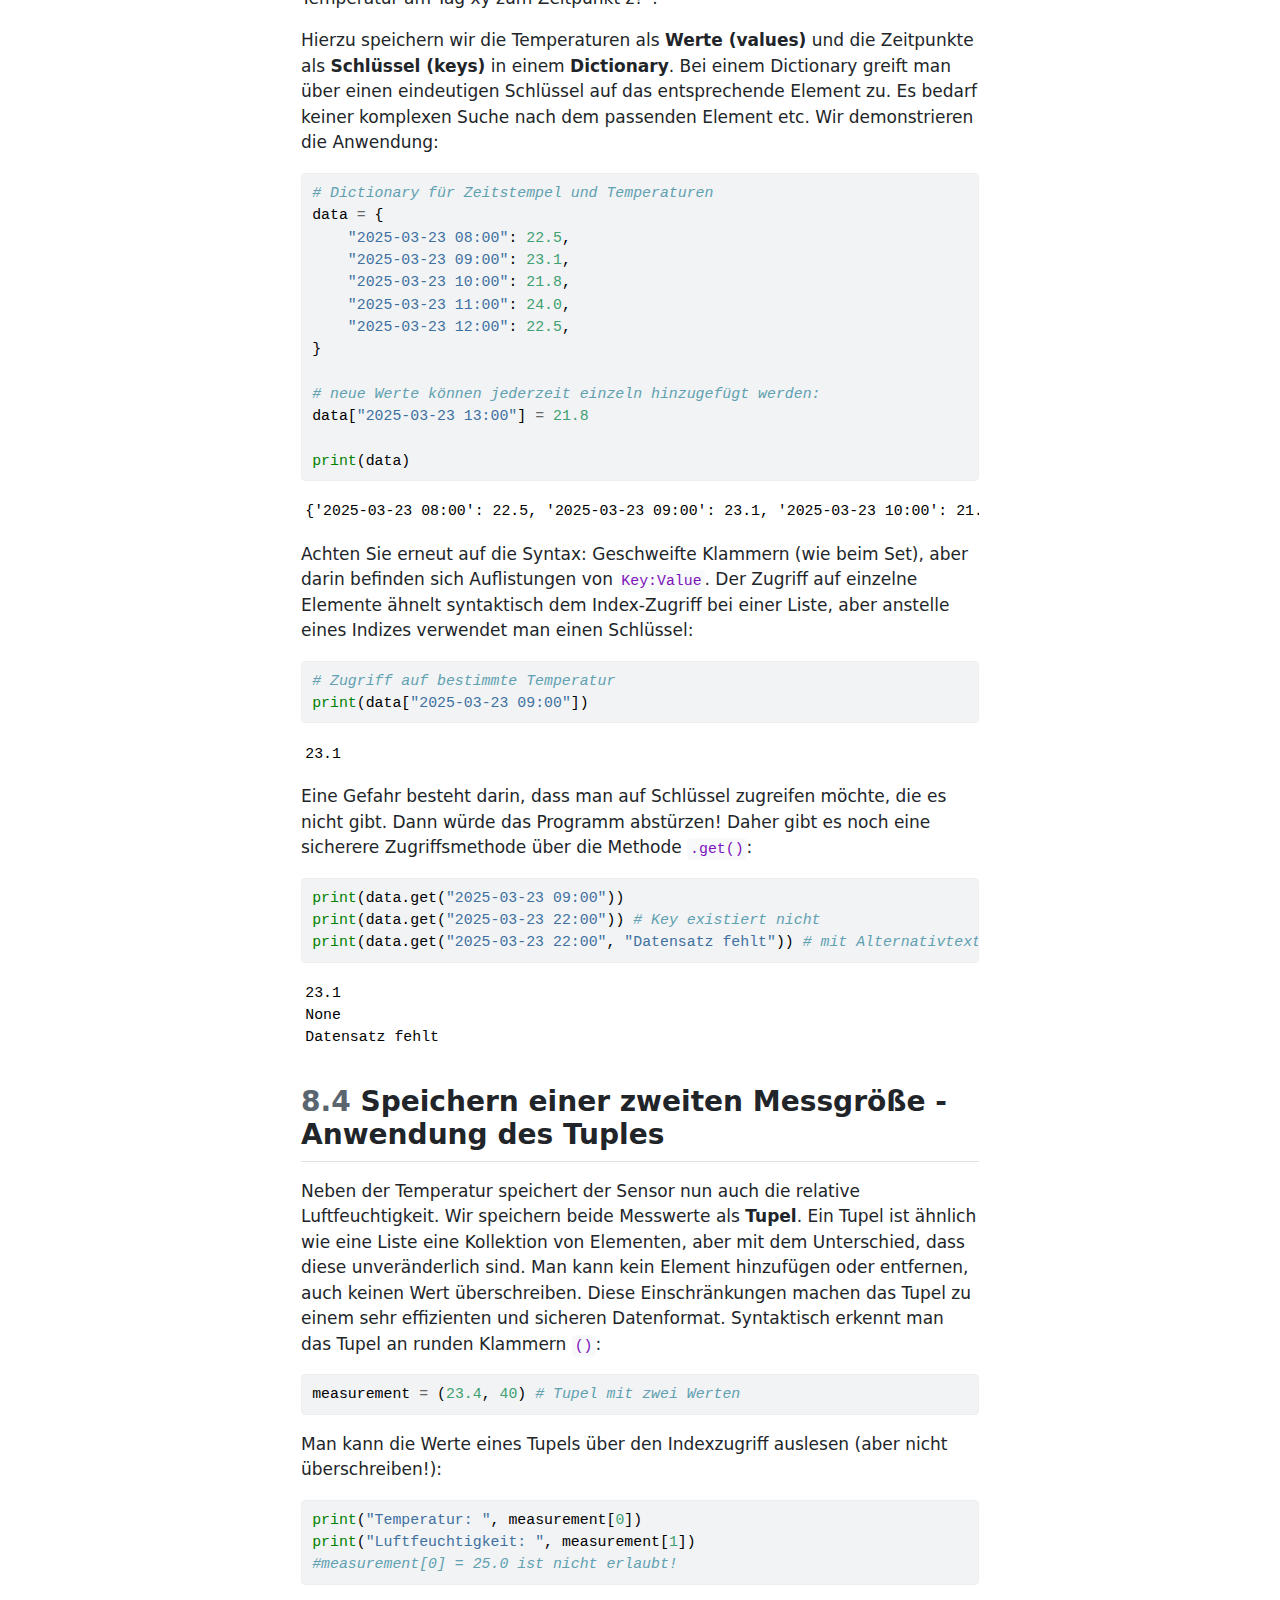
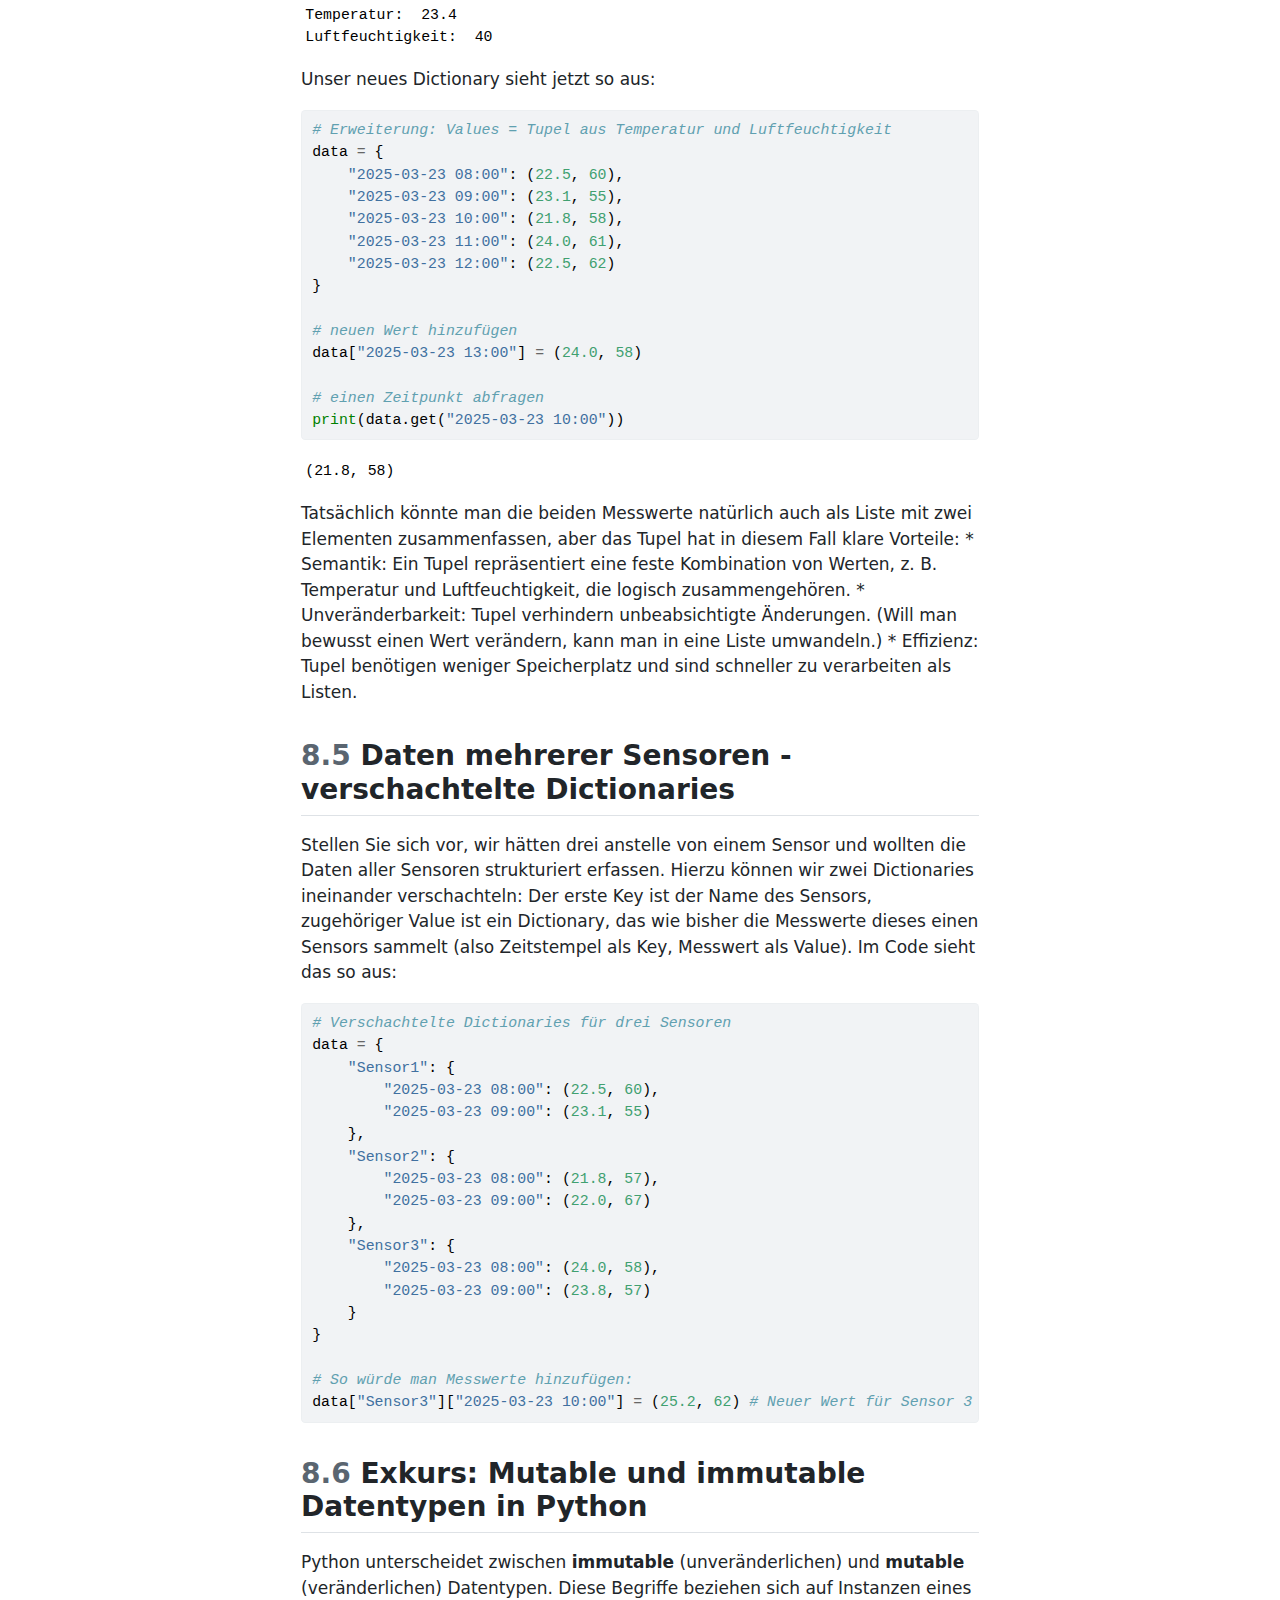
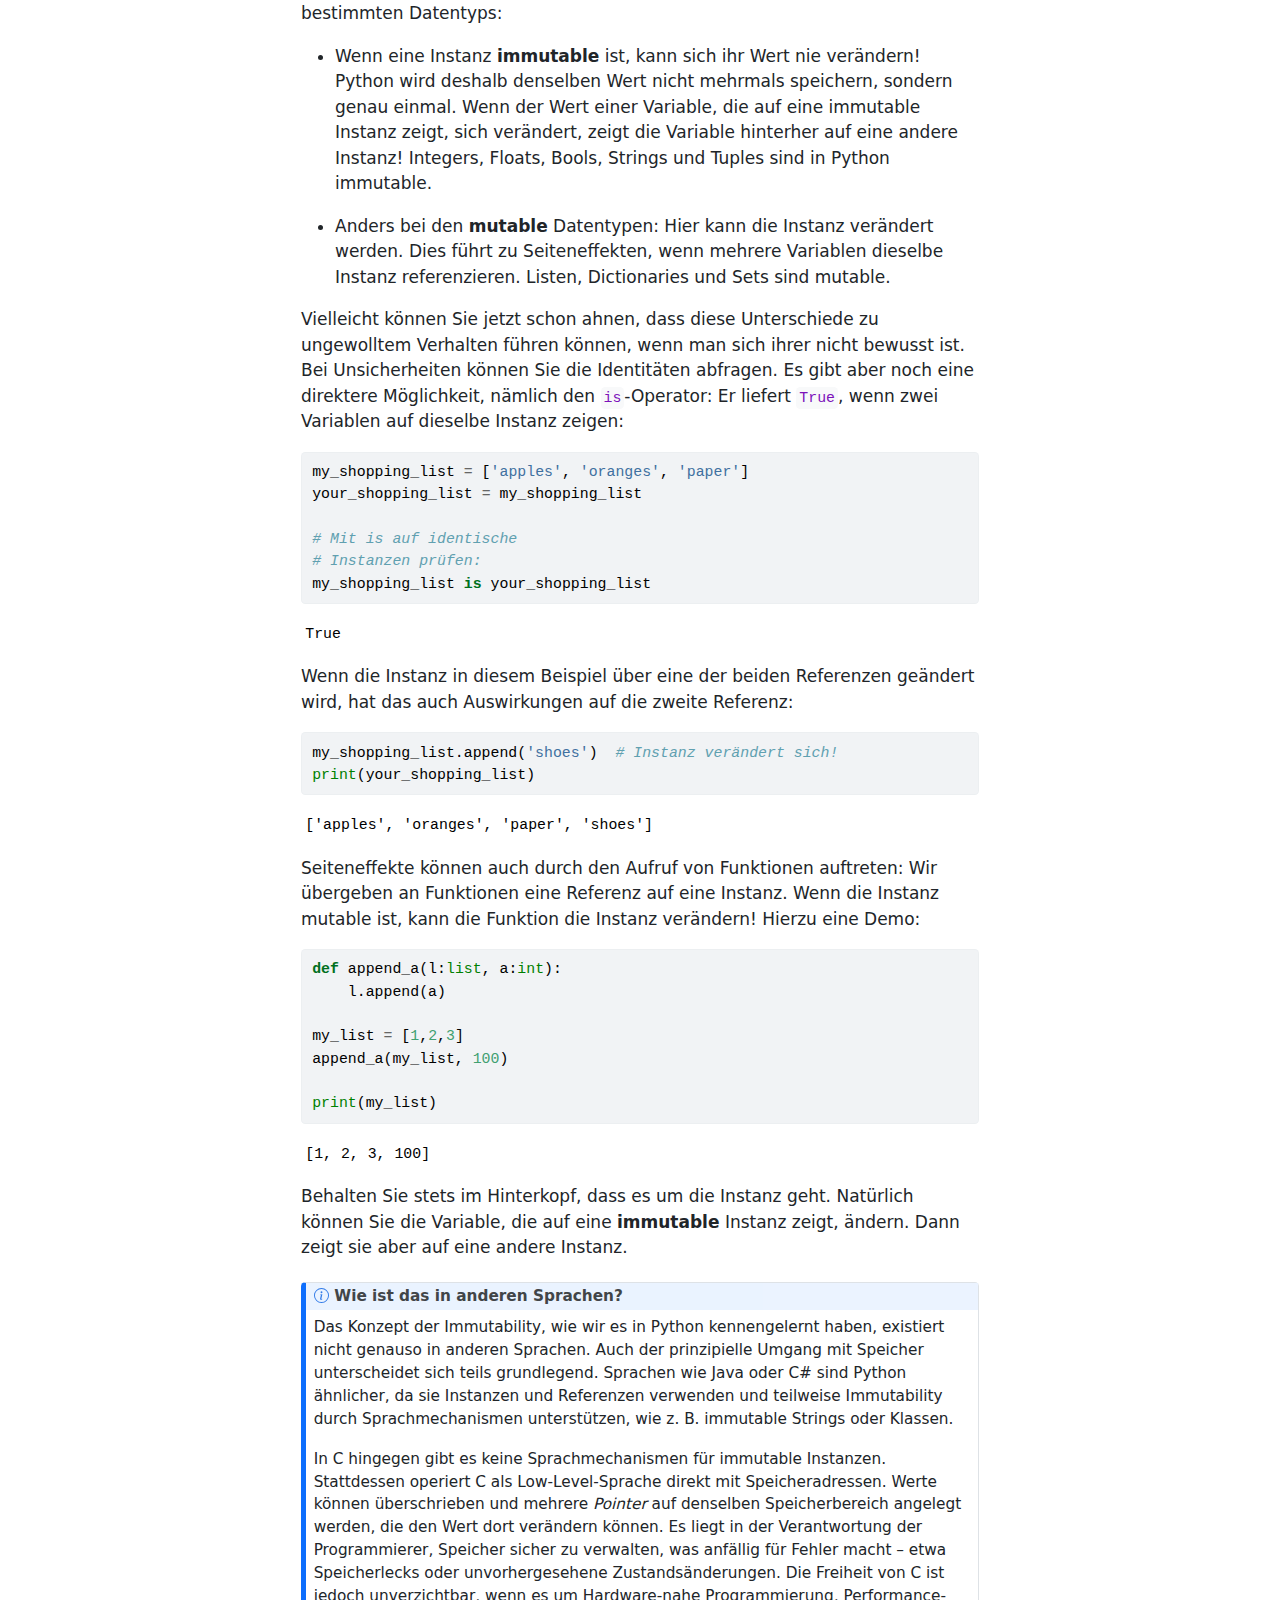
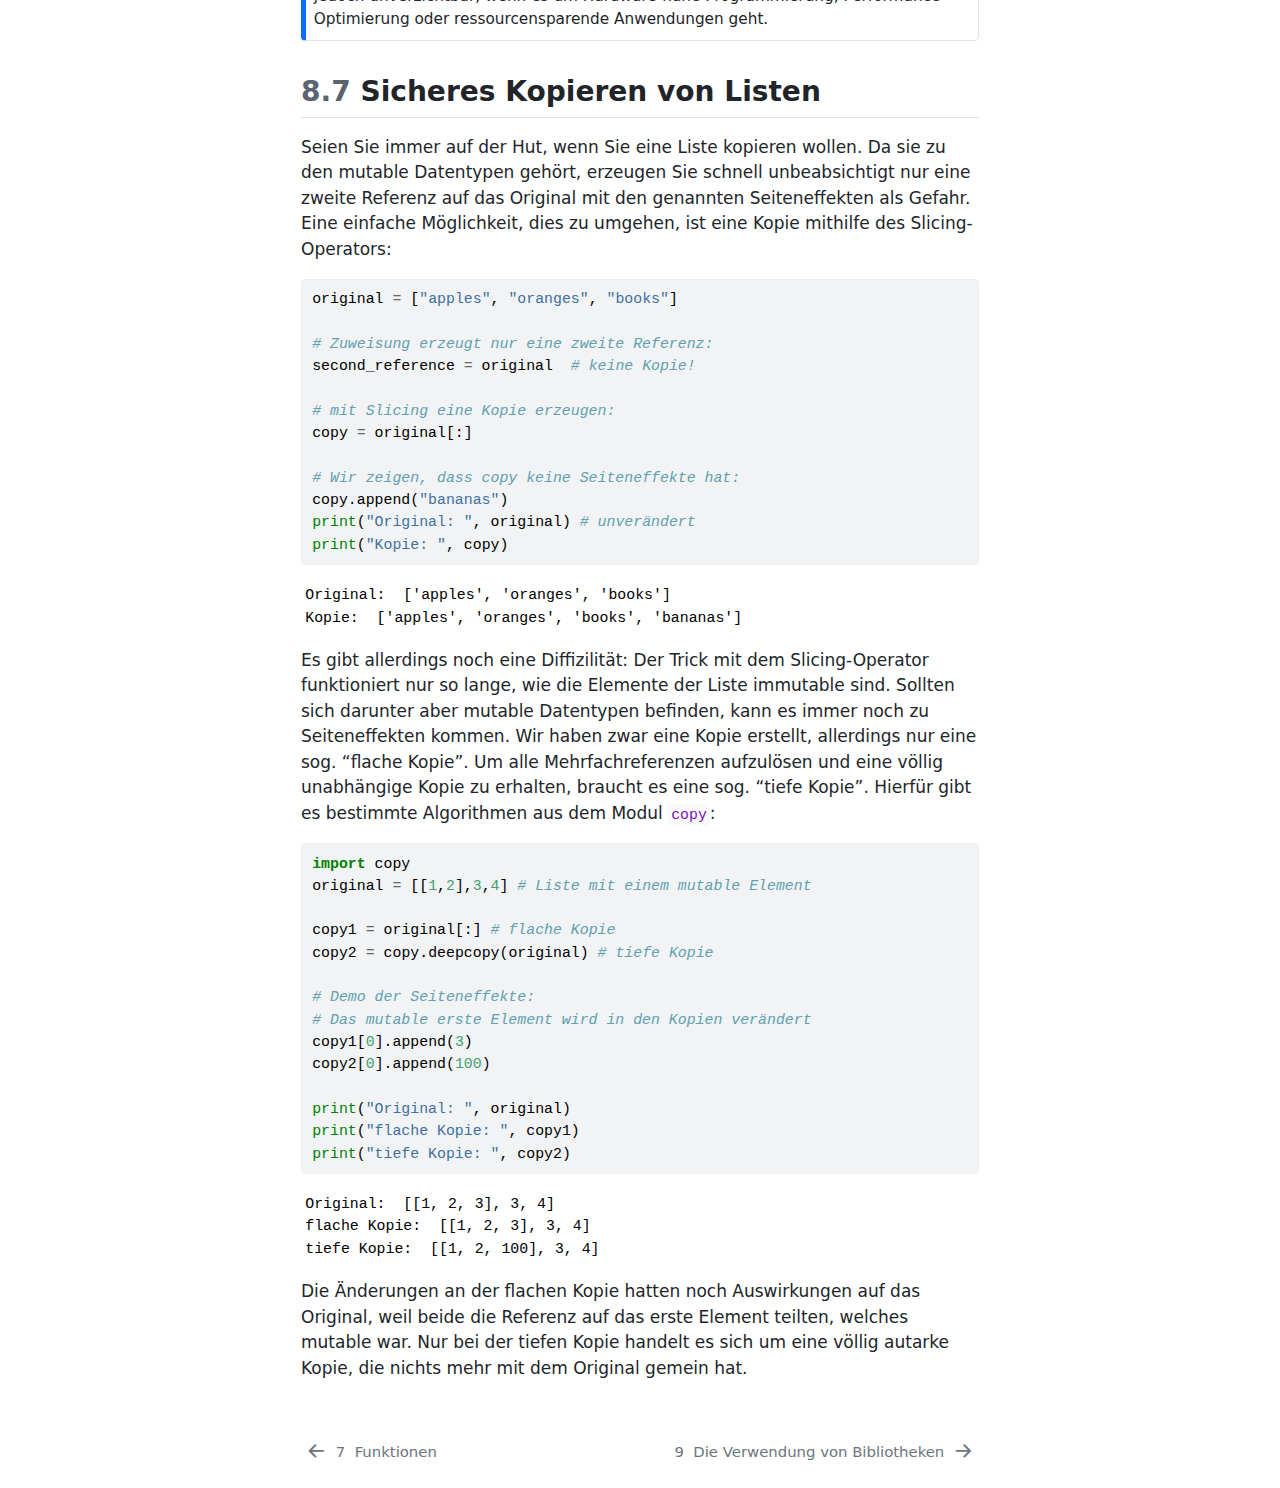
<file: docs/notebooks/6-sequences.html>
<!DOCTYPE html>
<html xmlns="http://www.w3.org/1999/xhtml" lang="de" xml:lang="de"><head>

<meta charset="utf-8">
<meta name="generator" content="quarto-1.6.42">

<meta name="viewport" content="width=device-width, initial-scale=1.0, user-scalable=yes">

<meta name="author" content="Prof.&nbsp;Dr.&nbsp;Maik Weber">

<title>8&nbsp; Datenstrukturen in Python – Programmierung für Ingenieurinnen und Ingenieure</title>
<style>
code{white-space: pre-wrap;}
span.smallcaps{font-variant: small-caps;}
div.columns{display: flex; gap: min(4vw, 1.5em);}
div.column{flex: auto; overflow-x: auto;}
div.hanging-indent{margin-left: 1.5em; text-indent: -1.5em;}
ul.task-list{list-style: none;}
ul.task-list li input[type="checkbox"] {
  width: 0.8em;
  margin: 0 0.8em 0.2em -1em; /* quarto-specific, see https://github.com/quarto-dev/quarto-cli/issues/4556 */ 
  vertical-align: middle;
}
/* CSS for syntax highlighting */
pre > code.sourceCode { white-space: pre; position: relative; }
pre > code.sourceCode > span { line-height: 1.25; }
pre > code.sourceCode > span:empty { height: 1.2em; }
.sourceCode { overflow: visible; }
code.sourceCode > span { color: inherit; text-decoration: inherit; }
div.sourceCode { margin: 1em 0; }
pre.sourceCode { margin: 0; }
@media screen {
div.sourceCode { overflow: auto; }
}
@media print {
pre > code.sourceCode { white-space: pre-wrap; }
pre > code.sourceCode > span { display: inline-block; text-indent: -5em; padding-left: 5em; }
}
pre.numberSource code
  { counter-reset: source-line 0; }
pre.numberSource code > span
  { position: relative; left: -4em; counter-increment: source-line; }
pre.numberSource code > span > a:first-child::before
  { content: counter(source-line);
    position: relative; left: -1em; text-align: right; vertical-align: baseline;
    border: none; display: inline-block;
    -webkit-touch-callout: none; -webkit-user-select: none;
    -khtml-user-select: none; -moz-user-select: none;
    -ms-user-select: none; user-select: none;
    padding: 0 4px; width: 4em;
  }
pre.numberSource { margin-left: 3em;  padding-left: 4px; }
div.sourceCode
  {   }
@media screen {
pre > code.sourceCode > span > a:first-child::before { text-decoration: underline; }
}
</style>


<script src="../site_libs/quarto-nav/quarto-nav.js"></script>
<script src="../site_libs/quarto-nav/headroom.min.js"></script>
<script src="../site_libs/clipboard/clipboard.min.js"></script>
<script src="../site_libs/quarto-search/autocomplete.umd.js"></script>
<script src="../site_libs/quarto-search/fuse.min.js"></script>
<script src="../site_libs/quarto-search/quarto-search.js"></script>
<meta name="quarto:offset" content="../">
<link href="../notebooks/7-bibs.html" rel="next">
<link href="../notebooks/5-functions.html" rel="prev">
<script src="../site_libs/quarto-html/quarto.js"></script>
<script src="../site_libs/quarto-html/popper.min.js"></script>
<script src="../site_libs/quarto-html/tippy.umd.min.js"></script>
<script src="../site_libs/quarto-html/anchor.min.js"></script>
<link href="../site_libs/quarto-html/tippy.css" rel="stylesheet">
<link href="../site_libs/quarto-html/quarto-syntax-highlighting-a185852c63625fd9ffbdc57047c9a77e.css" rel="stylesheet" id="quarto-text-highlighting-styles">
<script src="../site_libs/bootstrap/bootstrap.min.js"></script>
<link href="../site_libs/bootstrap/bootstrap-icons.css" rel="stylesheet">
<link href="../site_libs/bootstrap/bootstrap-20d4060cc67bd9191ed65a16e0597eba.min.css" rel="stylesheet" append-hash="true" id="quarto-bootstrap" data-mode="light">
<script id="quarto-search-options" type="application/json">{
  "location": "sidebar",
  "copy-button": false,
  "collapse-after": 3,
  "panel-placement": "start",
  "type": "textbox",
  "limit": 50,
  "keyboard-shortcut": [
    "f",
    "/",
    "s"
  ],
  "show-item-context": false,
  "language": {
    "search-no-results-text": "Keine Treffer",
    "search-matching-documents-text": "Treffer",
    "search-copy-link-title": "Link in die Suche kopieren",
    "search-hide-matches-text": "Zusätzliche Treffer verbergen",
    "search-more-match-text": "weitere Treffer in diesem Dokument",
    "search-more-matches-text": "weitere Treffer in diesem Dokument",
    "search-clear-button-title": "Zurücksetzen",
    "search-text-placeholder": "",
    "search-detached-cancel-button-title": "Abbrechen",
    "search-submit-button-title": "Abschicken",
    "search-label": "Suchen"
  }
}</script>


<link rel="stylesheet" href="../style.css">
</head>

<body class="nav-sidebar floating">

<div id="quarto-search-results"></div>
  <header id="quarto-header" class="headroom fixed-top">
  <nav class="quarto-secondary-nav">
    <div class="container-fluid d-flex">
      <button type="button" class="quarto-btn-toggle btn" data-bs-toggle="collapse" role="button" data-bs-target=".quarto-sidebar-collapse-item" aria-controls="quarto-sidebar" aria-expanded="false" aria-label="Seitenleiste umschalten" onclick="if (window.quartoToggleHeadroom) { window.quartoToggleHeadroom(); }">
        <i class="bi bi-layout-text-sidebar-reverse"></i>
      </button>
        <nav class="quarto-page-breadcrumbs" aria-label="breadcrumb"><ol class="breadcrumb"><li class="breadcrumb-item"><a href="../notebooks/6-sequences.html"><span class="chapter-number">8</span>&nbsp; <span class="chapter-title">Datenstrukturen in Python</span></a></li></ol></nav>
        <a class="flex-grow-1" role="navigation" data-bs-toggle="collapse" data-bs-target=".quarto-sidebar-collapse-item" aria-controls="quarto-sidebar" aria-expanded="false" aria-label="Seitenleiste umschalten" onclick="if (window.quartoToggleHeadroom) { window.quartoToggleHeadroom(); }">      
        </a>
      <button type="button" class="btn quarto-search-button" aria-label="Suchen" onclick="window.quartoOpenSearch();">
        <i class="bi bi-search"></i>
      </button>
    </div>
  </nav>
</header>
<!-- content -->
<div id="quarto-content" class="quarto-container page-columns page-rows-contents page-layout-article">
<!-- sidebar -->
  <nav id="quarto-sidebar" class="sidebar collapse collapse-horizontal quarto-sidebar-collapse-item sidebar-navigation floating overflow-auto">
    <div class="pt-lg-2 mt-2 text-left sidebar-header sidebar-header-stacked">
      <a href="../index.html" class="sidebar-logo-link">
      <img src="../logo.jpg" alt="" class="sidebar-logo py-0 d-lg-inline d-none">
      </a>
    <div class="sidebar-title mb-0 py-0">
      <a href="../">Programmierung für Ingenieurinnen und Ingenieure</a> 
    </div>
      </div>
        <div class="mt-2 flex-shrink-0 align-items-center">
        <div class="sidebar-search">
        <div id="quarto-search" class="" title="Suchen"></div>
        </div>
        </div>
    <div class="sidebar-menu-container"> 
    <ul class="list-unstyled mt-1">
        <li class="sidebar-item">
  <div class="sidebar-item-container"> 
  <a href="../index.html" class="sidebar-item-text sidebar-link">
 <span class="menu-text"><span class="chapter-number">1</span>&nbsp; <span class="chapter-title">Vorwort</span></span></a>
  </div>
</li>
        <li class="sidebar-item">
  <div class="sidebar-item-container"> 
  <a href="../notebooks/0-einleitung.html" class="sidebar-item-text sidebar-link">
 <span class="menu-text"><span class="chapter-number">2</span>&nbsp; <span class="chapter-title">Einleitung</span></span></a>
  </div>
</li>
        <li class="sidebar-item">
  <div class="sidebar-item-container"> 
  <a href="../notebooks/1-prep.html" class="sidebar-item-text sidebar-link">
 <span class="menu-text"><span class="chapter-number">3</span>&nbsp; <span class="chapter-title">Vorbereitungen</span></span></a>
  </div>
</li>
        <li class="sidebar-item">
  <div class="sidebar-item-container"> 
  <a href="../notebooks/2-basics.html" class="sidebar-item-text sidebar-link">
 <span class="menu-text"><span class="chapter-number">4</span>&nbsp; <span class="chapter-title">Einführung ins Programmieren</span></span></a>
  </div>
</li>
        <li class="sidebar-item">
  <div class="sidebar-item-container"> 
  <a href="../notebooks/3-datatypes.html" class="sidebar-item-text sidebar-link">
 <span class="menu-text"><span class="chapter-number">5</span>&nbsp; <span class="chapter-title">Datentypen und ihre Repräsentation</span></span></a>
  </div>
</li>
        <li class="sidebar-item">
  <div class="sidebar-item-container"> 
  <a href="../notebooks/4-controls.html" class="sidebar-item-text sidebar-link">
 <span class="menu-text"><span class="chapter-number">6</span>&nbsp; <span class="chapter-title">Kontrollstrukturen</span></span></a>
  </div>
</li>
        <li class="sidebar-item">
  <div class="sidebar-item-container"> 
  <a href="../notebooks/5-functions.html" class="sidebar-item-text sidebar-link">
 <span class="menu-text"><span class="chapter-number">7</span>&nbsp; <span class="chapter-title">Funktionen</span></span></a>
  </div>
</li>
        <li class="sidebar-item">
  <div class="sidebar-item-container"> 
  <a href="../notebooks/6-sequences.html" class="sidebar-item-text sidebar-link active">
 <span class="menu-text"><span class="chapter-number">8</span>&nbsp; <span class="chapter-title">Datenstrukturen in Python</span></span></a>
  </div>
</li>
        <li class="sidebar-item">
  <div class="sidebar-item-container"> 
  <a href="../notebooks/7-bibs.html" class="sidebar-item-text sidebar-link">
 <span class="menu-text"><span class="chapter-number">9</span>&nbsp; <span class="chapter-title">Die Verwendung von Bibliotheken</span></span></a>
  </div>
</li>
        <li class="sidebar-item">
  <div class="sidebar-item-container"> 
  <a href="../notebooks/8-oop.html" class="sidebar-item-text sidebar-link">
 <span class="menu-text"><span class="chapter-number">10</span>&nbsp; <span class="chapter-title">Objektorientierte Programmierung (OOP)</span></span></a>
  </div>
</li>
    </ul>
    </div>
</nav>
<div id="quarto-sidebar-glass" class="quarto-sidebar-collapse-item" data-bs-toggle="collapse" data-bs-target=".quarto-sidebar-collapse-item"></div>
<!-- margin-sidebar -->
    <div id="quarto-margin-sidebar" class="sidebar margin-sidebar">
        <nav id="TOC" role="doc-toc" class="toc-active">
    <h2 id="toc-title">Inhaltsverzeichnis</h2>
   
  <ul>
  <li><a href="#ein-sensor-speichert-stündlich-temperaturdaten-anwendung-der-liste" id="toc-ein-sensor-speichert-stündlich-temperaturdaten-anwendung-der-liste" class="nav-link active" data-scroll-target="#ein-sensor-speichert-stündlich-temperaturdaten-anwendung-der-liste"><span class="header-section-number">8.1</span> Ein Sensor speichert stündlich Temperaturdaten – Anwendung der Liste</a>
  <ul class="collapse">
  <li><a href="#speichern-der-daten" id="toc-speichern-der-daten" class="nav-link" data-scroll-target="#speichern-der-daten">Speichern der Daten</a></li>
  <li><a href="#sortieren-der-messungen" id="toc-sortieren-der-messungen" class="nav-link" data-scroll-target="#sortieren-der-messungen">Sortieren der Messungen</a></li>
  <li><a href="#werte-extrahieren---indexzugriff-und-list-slicing" id="toc-werte-extrahieren---indexzugriff-und-list-slicing" class="nav-link" data-scroll-target="#werte-extrahieren---indexzugriff-und-list-slicing">Werte extrahieren - Indexzugriff und List Slicing</a></li>
  </ul></li>
  <li><a href="#analyse-der-einzigartigen-messwerte-anwendung-des-sets" id="toc-analyse-der-einzigartigen-messwerte-anwendung-des-sets" class="nav-link" data-scroll-target="#analyse-der-einzigartigen-messwerte-anwendung-des-sets"><span class="header-section-number">8.2</span> Analyse der einzigartigen Messwerte – Anwendung des Sets</a></li>
  <li><a href="#hinzufügen-von-zeitstempeln-anwendung-des-dictionaries" id="toc-hinzufügen-von-zeitstempeln-anwendung-des-dictionaries" class="nav-link" data-scroll-target="#hinzufügen-von-zeitstempeln-anwendung-des-dictionaries"><span class="header-section-number">8.3</span> Hinzufügen von Zeitstempeln – Anwendung des Dictionaries</a></li>
  <li><a href="#speichern-einer-zweiten-messgröße---anwendung-des-tuples" id="toc-speichern-einer-zweiten-messgröße---anwendung-des-tuples" class="nav-link" data-scroll-target="#speichern-einer-zweiten-messgröße---anwendung-des-tuples"><span class="header-section-number">8.4</span> Speichern einer zweiten Messgröße - Anwendung des Tuples</a></li>
  <li><a href="#daten-mehrerer-sensoren---verschachtelte-dictionaries" id="toc-daten-mehrerer-sensoren---verschachtelte-dictionaries" class="nav-link" data-scroll-target="#daten-mehrerer-sensoren---verschachtelte-dictionaries"><span class="header-section-number">8.5</span> Daten mehrerer Sensoren - verschachtelte Dictionaries</a></li>
  <li><a href="#exkurs-mutable-und-immutable-datentypen-in-python" id="toc-exkurs-mutable-und-immutable-datentypen-in-python" class="nav-link" data-scroll-target="#exkurs-mutable-und-immutable-datentypen-in-python"><span class="header-section-number">8.6</span> Exkurs: Mutable und immutable Datentypen in Python</a></li>
  <li><a href="#sicheres-kopieren-von-listen" id="toc-sicheres-kopieren-von-listen" class="nav-link" data-scroll-target="#sicheres-kopieren-von-listen"><span class="header-section-number">8.7</span> Sicheres Kopieren von Listen</a></li>
  </ul>
</nav>
    </div>
<!-- main -->
<main class="content" id="quarto-document-content">

<header id="title-block-header" class="quarto-title-block default">
<div class="quarto-title">
<h1 class="title"><span class="chapter-number">8</span>&nbsp; <span class="chapter-title">Datenstrukturen in Python</span></h1>
</div>


<div class="quarto-title-meta-author">
  <div class="quarto-title-meta-heading">Autor:in</div>
  <div class="quarto-title-meta-heading">Zugehörigkeit</div>
  
    <div class="quarto-title-meta-contents">
    <p class="author">Prof.&nbsp;Dr.&nbsp;Maik Weber </p>
  </div>
  <div class="quarto-title-meta-contents">
        <p class="affiliation">
            Hochschule Trier
          </p>
      </div>
  </div>

<div class="quarto-title-meta">

      
    <div>
    <div class="quarto-title-meta-heading">Veröffentlichungsdatum</div>
    <div class="quarto-title-meta-contents">
      <p class="date">14. April 2025</p>
    </div>
  </div>
  
    
  </div>
  


</header>


<p><strong>Datenstrukturen</strong> und <strong>Datentypen</strong> sind zentrale Begriffe in der Informatik, die eng miteinander verbunden, aber dennoch voneinander zu unterscheiden sind:</p>
<ul>
<li><p>Datentypen beschreiben die Art und den Wertebereich von Daten, wie Zahlen (z. B. int, float), Zeichenketten (z. B. str) oder Wahrheitswerte (bool). Sie definieren die grundlegenden Eigenschaften eines Werts und wie dieser vom Computer verarbeitet wird. Damit haben wir uns bereits ausführlich beschäftigt.</p></li>
<li><p>Datenstrukturen hingegen organisieren mehrere Werte in einer bestimmten Weise, sodass sie effizient gespeichert und verarbeitet werden können. Sie kombinieren oft mehrere Datentypen, um komplexe Informationen abzubilden. Beispiele hierfür sind Listen, Dictionaries oder Sets in Python.</p></li>
</ul>
<p>Während Datentypen also die Bausteine sind, definieren Datenstrukturen den Bauplan, wie diese Bausteine miteinander in Beziehung stehen und verarbeitet werden. In diesem Kapitel fokussieren wir uns auf grundlegende Datenstrukturen und deren Anwendung in Python anhand eines praxisnahen Beispiels: der Organisation und Analyse von Sensordaten. Das Beispiel wird im Verlauf des Kapitels sukzessive komplexer und damit auch realistischer.</p>
<p>Sie sollen einen Eindruck davon gewinnen, wie verschiedene Datenstrukturen für bestimmte Fragstellungen und Anwendungen ihre Stärken ausspielen.</p>
<section id="ein-sensor-speichert-stündlich-temperaturdaten-anwendung-der-liste" class="level2" data-number="8.1">
<h2 data-number="8.1" class="anchored" data-anchor-id="ein-sensor-speichert-stündlich-temperaturdaten-anwendung-der-liste"><span class="header-section-number">8.1</span> Ein Sensor speichert stündlich Temperaturdaten – Anwendung der Liste</h2>
<p>Ein Sensor misst stündlich die Temperatur (z.B. in einem Raum oder einer Maschine). Diese Daten speichern wir der Reihe nach in einer Liste, einer der einfachsten Datenstrukturen. Die Liste ist ideal für lineares Speichern (Messwert für Messwert hintereinander). Sie ermöglicht den einfachen Zugriff auf Elemente anhand ihrer Position, stellt aber auch nützliche Funktionen zum Arbeiten mit den Daten bereit.</p>
<section id="speichern-der-daten" class="level3 unnumbered">
<h3 class="unnumbered anchored" data-anchor-id="speichern-der-daten">Speichern der Daten</h3>
<div id="d59285c5-f25a-4451-8910-341f1b8e478c" class="cell" data-execution_count="4">
<div class="sourceCode cell-code" id="cb1"><pre class="sourceCode python code-with-copy"><code class="sourceCode python"><span id="cb1-1"><a href="#cb1-1" aria-hidden="true" tabindex="-1"></a><span class="co"># eine Liste kann mit Werten initialisiert werden</span></span>
<span id="cb1-2"><a href="#cb1-2" aria-hidden="true" tabindex="-1"></a>temperatures <span class="op">=</span> [<span class="fl">22.5</span>, <span class="fl">23.1</span>, <span class="fl">21.8</span>]</span>
<span id="cb1-3"><a href="#cb1-3" aria-hidden="true" tabindex="-1"></a></span>
<span id="cb1-4"><a href="#cb1-4" aria-hidden="true" tabindex="-1"></a><span class="co"># es kann aber auch nach und nach ein Wert hinten angefügt werden:</span></span>
<span id="cb1-5"><a href="#cb1-5" aria-hidden="true" tabindex="-1"></a>temperatures.append(<span class="fl">24.0</span>)</span>
<span id="cb1-6"><a href="#cb1-6" aria-hidden="true" tabindex="-1"></a>temperatures.append(<span class="fl">22.5</span>)</span>
<span id="cb1-7"><a href="#cb1-7" aria-hidden="true" tabindex="-1"></a>temperatures.append(<span class="fl">21.8</span>)</span>
<span id="cb1-8"><a href="#cb1-8" aria-hidden="true" tabindex="-1"></a></span>
<span id="cb1-9"><a href="#cb1-9" aria-hidden="true" tabindex="-1"></a><span class="bu">print</span>(temperatures)</span></code><button title="In die Zwischenablage kopieren" class="code-copy-button"><i class="bi"></i></button></pre></div>
<div class="cell-output cell-output-stdout">
<pre><code>[22.5, 23.1, 21.8, 24.0, 22.5, 21.8]</code></pre>
</div>
</div>
<p>In der Praxis würde an einer bestimmten Stelle im Code (einmal pro Stunde) mithilfe von <code>append</code> der aktuelle Messwert in der Liste gespeichert werden. Auffällig ist, dass die Funktion <code>append</code> zu unserer Liste selbst gehört, beim Aufruf verwenden wir einen <code>.</code> zwischen der Referenz auf die Liste und der Funktion. Solche Funktionen werden auch <strong>Methoden</strong> genannt und sind ein wesentlicher Bestandteil der objektorientierten Programmierung: Die Instanz einer Liste bietet Benutzern diese Funktion an, um ihren Inhalt zu manipulieren.</p>
</section>
<section id="sortieren-der-messungen" class="level3 unnumbered">
<h3 class="unnumbered anchored" data-anchor-id="sortieren-der-messungen">Sortieren der Messungen</h3>
<p>Sortieren hilft, die Werte geordnet darzustellen und z.B. das Finden des höchsten oder niedrigsten Messwerts zu erleichtern. Auch hierfür steht eine Methode bereit:</p>
<div id="aa8e68f7-c8fe-4907-8379-ab445fd08e65" class="cell" data-execution_count="7">
<div class="sourceCode cell-code" id="cb3"><pre class="sourceCode python code-with-copy"><code class="sourceCode python"><span id="cb3-1"><a href="#cb3-1" aria-hidden="true" tabindex="-1"></a><span class="co"># Sortieren der Liste</span></span>
<span id="cb3-2"><a href="#cb3-2" aria-hidden="true" tabindex="-1"></a>temperatures.sort()</span>
<span id="cb3-3"><a href="#cb3-3" aria-hidden="true" tabindex="-1"></a><span class="bu">print</span>(<span class="st">"Sortierte Temperaturen:"</span>, temperatures)</span></code><button title="In die Zwischenablage kopieren" class="code-copy-button"><i class="bi"></i></button></pre></div>
<div class="cell-output cell-output-stdout">
<pre><code>Sortierte Temperaturen: [21.8, 21.8, 22.5, 22.5, 23.1, 24.0]</code></pre>
</div>
</div>
<p>Wir können nun direkt ablesen, dass der Wertebereich zwischen 21.8 und 24.0 liegt. Allerdings haben wir unsere Originalliste durch das Sortieren verändert! Das war womöglich gar nicht unsere Absicht, denn wir wollen weiterhin die Information besitzen, wann welcher Wert erhoben wurde. Für diesen Zweck gibt es eine Lösung: Anstelle der Methode <code>.sort()</code> verwenden wir die Funktion <code>sorted()</code>, die eine sortierte Liste zurückgibt <strong>ohne das Original zu verändern</strong>:</p>
<div id="eea3ae66-4fb6-4a02-9e7f-052f81c6eec8" class="cell" data-execution_count="5">
<div class="sourceCode cell-code" id="cb5"><pre class="sourceCode python code-with-copy"><code class="sourceCode python"><span id="cb5-1"><a href="#cb5-1" aria-hidden="true" tabindex="-1"></a><span class="co"># Wir stellen zunächst das Original wieder her</span></span>
<span id="cb5-2"><a href="#cb5-2" aria-hidden="true" tabindex="-1"></a>temperatures <span class="op">=</span> [<span class="fl">22.5</span>, <span class="fl">23.1</span>, <span class="fl">21.8</span>, <span class="fl">24.0</span>, <span class="fl">22.5</span>, <span class="fl">21.8</span>]</span>
<span id="cb5-3"><a href="#cb5-3" aria-hidden="true" tabindex="-1"></a></span>
<span id="cb5-4"><a href="#cb5-4" aria-hidden="true" tabindex="-1"></a>sorted_data <span class="op">=</span> <span class="bu">sorted</span>(temperatures)</span>
<span id="cb5-5"><a href="#cb5-5" aria-hidden="true" tabindex="-1"></a><span class="bu">print</span>(<span class="st">"Sortierte Liste: "</span>, sorted_data)</span>
<span id="cb5-6"><a href="#cb5-6" aria-hidden="true" tabindex="-1"></a><span class="bu">print</span>(<span class="st">"Original: "</span>, temperatures)</span></code><button title="In die Zwischenablage kopieren" class="code-copy-button"><i class="bi"></i></button></pre></div>
<div class="cell-output cell-output-stdout">
<pre><code>Sortierte Liste:  [21.8, 21.8, 22.5, 22.5, 23.1, 24.0]
Original:  [22.5, 23.1, 21.8, 24.0, 22.5, 21.8]</code></pre>
</div>
</div>
<p>Die implemenmtierten Sortieralgorithmen sind übrigens sehr effizient (schneller als der früher vorgestellte Bubble Sort).</p>
</section>
<section id="werte-extrahieren---indexzugriff-und-list-slicing" class="level3 unnumbered">
<h3 class="unnumbered anchored" data-anchor-id="werte-extrahieren---indexzugriff-und-list-slicing">Werte extrahieren - Indexzugriff und List Slicing</h3>
<p>Wir können auf die Werte in einer Liste ganz einfach über ihren Index zugreifen und dabei ist besonders nützlich, dass Python auch negative Indizes erlaubt: der Index -1 entspricht immer dem letzten Element, -2 dem vorletzten usw. Wir demonstrieren die Verwendung von Indizes:</p>
<div id="bee2f479-63a5-4512-85b3-57610e50093a" class="cell" data-execution_count="10">
<div class="sourceCode cell-code" id="cb7"><pre class="sourceCode python code-with-copy"><code class="sourceCode python"><span id="cb7-1"><a href="#cb7-1" aria-hidden="true" tabindex="-1"></a><span class="bu">print</span>(<span class="st">"1. Messwert: "</span> , temperatures[<span class="dv">0</span>])</span>
<span id="cb7-2"><a href="#cb7-2" aria-hidden="true" tabindex="-1"></a><span class="bu">print</span>(<span class="st">"Letzter Messwert: "</span> , temperatures[<span class="op">-</span><span class="dv">1</span>])</span>
<span id="cb7-3"><a href="#cb7-3" aria-hidden="true" tabindex="-1"></a><span class="bu">print</span>(<span class="st">"Min: "</span> , sorted_data[<span class="dv">0</span>])</span>
<span id="cb7-4"><a href="#cb7-4" aria-hidden="true" tabindex="-1"></a><span class="bu">print</span>(<span class="st">"Max: "</span> , sorted_data[<span class="op">-</span><span class="dv">1</span>])</span>
<span id="cb7-5"><a href="#cb7-5" aria-hidden="true" tabindex="-1"></a><span class="bu">print</span>(<span class="st">"5. Messwert: "</span> , temperatures[<span class="dv">4</span>])</span>
<span id="cb7-6"><a href="#cb7-6" aria-hidden="true" tabindex="-1"></a><span class="bu">print</span>(<span class="st">"Vorletzter Messwert: "</span> , temperatures[<span class="op">-</span><span class="dv">2</span>])</span></code><button title="In die Zwischenablage kopieren" class="code-copy-button"><i class="bi"></i></button></pre></div>
<div class="cell-output cell-output-stdout">
<pre><code>1. Messwert:  22.5
Letzter Messwert:  21.8
Min:  21.8
Max:  24.0
5. Messwert:  22.5
Vorletzter Messwert:  22.5</code></pre>
</div>
</div>
<p>Oft interessiert man sich für Bereiche von Messwerten und kann diese in Python sehr effizient mit sog. “List Slicing” <em>ausschneiden</em>: Hierfür verwendet man einen Start- und Endindex, getrennt durch ein <code>:</code>. Zu beachten ist, dass der Anfangsindex inkludiert wird, das Slicing aber einen Schritt vor dem Endindex aufhört:</p>
<div id="ea8e467e-d005-42ac-9e4d-6c5a3062407c" class="cell" data-execution_count="13">
<div class="sourceCode cell-code" id="cb9"><pre class="sourceCode python code-with-copy"><code class="sourceCode python"><span id="cb9-1"><a href="#cb9-1" aria-hidden="true" tabindex="-1"></a><span class="co"># Slicing: Werte gesucht ...</span></span>
<span id="cb9-2"><a href="#cb9-2" aria-hidden="true" tabindex="-1"></a><span class="co"># ... mit Indizes: 0,1,2</span></span>
<span id="cb9-3"><a href="#cb9-3" aria-hidden="true" tabindex="-1"></a><span class="bu">print</span>(temperatures[<span class="dv">0</span>:<span class="dv">3</span>])  </span>
<span id="cb9-4"><a href="#cb9-4" aria-hidden="true" tabindex="-1"></a></span>
<span id="cb9-5"><a href="#cb9-5" aria-hidden="true" tabindex="-1"></a><span class="co"># ... mit Indizes: 2,3,4</span></span>
<span id="cb9-6"><a href="#cb9-6" aria-hidden="true" tabindex="-1"></a><span class="bu">print</span>(temperatures[<span class="dv">2</span>:<span class="dv">5</span>])  </span>
<span id="cb9-7"><a href="#cb9-7" aria-hidden="true" tabindex="-1"></a></span>
<span id="cb9-8"><a href="#cb9-8" aria-hidden="true" tabindex="-1"></a><span class="co"># ... mit Indizes: 1,2,3...,vorletztes</span></span>
<span id="cb9-9"><a href="#cb9-9" aria-hidden="true" tabindex="-1"></a><span class="bu">print</span>(temperatures[<span class="dv">1</span>:<span class="op">-</span><span class="dv">1</span>])  </span></code><button title="In die Zwischenablage kopieren" class="code-copy-button"><i class="bi"></i></button></pre></div>
<div class="cell-output cell-output-stdout">
<pre><code>[22.5, 23.1, 21.8]
[21.8, 24.0, 22.5]
[23.1, 21.8, 24.0, 22.5]</code></pre>
</div>
</div>
<p>Man kann auch Start- und Endindex weglassen und meint damit “von Anfang” oder “bis Ende”:</p>
<div id="71e7a400-63b4-4271-960e-c64a436a17e6" class="cell" data-execution_count="49">
<div class="sourceCode cell-code" id="cb11"><pre class="sourceCode python code-with-copy"><code class="sourceCode python"><span id="cb11-1"><a href="#cb11-1" aria-hidden="true" tabindex="-1"></a><span class="co"># Slicing: Werte gesucht ...</span></span>
<span id="cb11-2"><a href="#cb11-2" aria-hidden="true" tabindex="-1"></a><span class="co"># ... von Anfang bis Index 2</span></span>
<span id="cb11-3"><a href="#cb11-3" aria-hidden="true" tabindex="-1"></a><span class="bu">print</span>(temperatures[:<span class="dv">3</span>]) </span>
<span id="cb11-4"><a href="#cb11-4" aria-hidden="true" tabindex="-1"></a></span>
<span id="cb11-5"><a href="#cb11-5" aria-hidden="true" tabindex="-1"></a><span class="co"># ... von Index 4 bis Schluss</span></span>
<span id="cb11-6"><a href="#cb11-6" aria-hidden="true" tabindex="-1"></a><span class="bu">print</span>(temperatures[<span class="dv">4</span>:]) </span>
<span id="cb11-7"><a href="#cb11-7" aria-hidden="true" tabindex="-1"></a></span>
<span id="cb11-8"><a href="#cb11-8" aria-hidden="true" tabindex="-1"></a><span class="co"># Die ganze Liste als großer Slice:</span></span>
<span id="cb11-9"><a href="#cb11-9" aria-hidden="true" tabindex="-1"></a><span class="bu">print</span>(temperatures[:]) </span></code><button title="In die Zwischenablage kopieren" class="code-copy-button"><i class="bi"></i></button></pre></div>
<div class="cell-output cell-output-stdout">
<pre><code>[22.5, 23.1, 21.8]
[22.5, 21.8]
[22.5, 23.1, 21.8, 24.0, 22.5, 21.8]</code></pre>
</div>
</div>
<p>Python erlaubt sogar noch präzisere Analysen, indem es Schrittweiten beim Slicing zulässt. Die Schrittweite ist standardmäßig <code>1</code>, aber kann als dritter Parameter hinter einem weiteren <code>:</code> verändert werden:</p>
<div id="67300d1b-47f1-439b-9bac-b2e09ff15684" class="cell" data-execution_count="19">
<div class="sourceCode cell-code" id="cb13"><pre class="sourceCode python code-with-copy"><code class="sourceCode python"><span id="cb13-1"><a href="#cb13-1" aria-hidden="true" tabindex="-1"></a><span class="co"># von Index 0 bis 4 in 2er Schritten</span></span>
<span id="cb13-2"><a href="#cb13-2" aria-hidden="true" tabindex="-1"></a><span class="bu">print</span>(temperatures[<span class="dv">0</span>:<span class="dv">5</span>:<span class="dv">2</span>]) </span>
<span id="cb13-3"><a href="#cb13-3" aria-hidden="true" tabindex="-1"></a></span>
<span id="cb13-4"><a href="#cb13-4" aria-hidden="true" tabindex="-1"></a><span class="co"># von Index 1 bis Schluss in 2er Schritten</span></span>
<span id="cb13-5"><a href="#cb13-5" aria-hidden="true" tabindex="-1"></a><span class="bu">print</span>(temperatures[<span class="dv">1</span>::<span class="dv">2</span>]) </span>
<span id="cb13-6"><a href="#cb13-6" aria-hidden="true" tabindex="-1"></a></span>
<span id="cb13-7"><a href="#cb13-7" aria-hidden="true" tabindex="-1"></a><span class="co"># jeder dritte Messwert</span></span>
<span id="cb13-8"><a href="#cb13-8" aria-hidden="true" tabindex="-1"></a><span class="bu">print</span>(temperatures[::<span class="dv">3</span>]) </span>
<span id="cb13-9"><a href="#cb13-9" aria-hidden="true" tabindex="-1"></a></span>
<span id="cb13-10"><a href="#cb13-10" aria-hidden="true" tabindex="-1"></a><span class="co"># auch rückwärts funktioniert!</span></span>
<span id="cb13-11"><a href="#cb13-11" aria-hidden="true" tabindex="-1"></a><span class="bu">print</span>(temperatures[<span class="dv">4</span>:<span class="dv">1</span>:<span class="op">-</span><span class="dv">1</span>]) </span>
<span id="cb13-12"><a href="#cb13-12" aria-hidden="true" tabindex="-1"></a></span>
<span id="cb13-13"><a href="#cb13-13" aria-hidden="true" tabindex="-1"></a><span class="co"># komplette Liste rückwärts</span></span>
<span id="cb13-14"><a href="#cb13-14" aria-hidden="true" tabindex="-1"></a><span class="bu">print</span>(temperatures[::<span class="op">-</span><span class="dv">1</span>]) </span></code><button title="In die Zwischenablage kopieren" class="code-copy-button"><i class="bi"></i></button></pre></div>
<div class="cell-output cell-output-stdout">
<pre><code>[22.5, 21.8, 22.5]
[23.1, 24.0, 21.8]
[22.5, 24.0]
[22.5, 24.0, 21.8]
[21.8, 22.5, 24.0, 21.8, 23.1, 22.5]</code></pre>
</div>
</div>
<p>Man kann auch mit dem Operator <code>in</code> fragen, ob ein spezifischer Wert in der Liste enthalten ist:</p>
<div id="59e0782d-11a4-4b5f-a95f-0b4144e3e0cb" class="cell" data-execution_count="22">
<div class="sourceCode cell-code" id="cb15"><pre class="sourceCode python code-with-copy"><code class="sourceCode python"><span id="cb15-1"><a href="#cb15-1" aria-hidden="true" tabindex="-1"></a><span class="fl">23.1</span> <span class="kw">in</span> temperatures</span></code><button title="In die Zwischenablage kopieren" class="code-copy-button"><i class="bi"></i></button></pre></div>
<div class="cell-output cell-output-display" data-execution_count="22">
<pre><code>True</code></pre>
</div>
</div>
<p>Praktisch sind auch die Funktionen <code>min()</code> und <code>max()</code>:</p>
<div id="e5d22cd1-736c-48e4-899c-470d46292cce" class="cell" data-execution_count="35">
<div class="sourceCode cell-code" id="cb17"><pre class="sourceCode python code-with-copy"><code class="sourceCode python"><span id="cb17-1"><a href="#cb17-1" aria-hidden="true" tabindex="-1"></a><span class="bu">print</span>(<span class="st">"Min: "</span>, <span class="bu">min</span>(temperatures))</span>
<span id="cb17-2"><a href="#cb17-2" aria-hidden="true" tabindex="-1"></a><span class="bu">print</span>(<span class="st">"Max: "</span>, <span class="bu">max</span>(temperatures))</span></code><button title="In die Zwischenablage kopieren" class="code-copy-button"><i class="bi"></i></button></pre></div>
<div class="cell-output cell-output-stdout">
<pre><code>Min:  21.8
Max:  24.0</code></pre>
</div>
</div>
<p>Dabei muss intern aber jedes Element einzeln abgefragt werden, mit Pech also die gesamte Liste durchgegangen werden.</p>
</section>
</section>
<section id="analyse-der-einzigartigen-messwerte-anwendung-des-sets" class="level2" data-number="8.2">
<h2 data-number="8.2" class="anchored" data-anchor-id="analyse-der-einzigartigen-messwerte-anwendung-des-sets"><span class="header-section-number">8.2</span> Analyse der einzigartigen Messwerte – Anwendung des Sets</h2>
<p>Wir möchten wissen, welche Temperaturwerte einzigartig sind. Hierfür ist ein Set ideal, da es automatisch doppelte Einträge entfernt. Würden wir weiter mit einer Liste arbeiten, müssten wir selbst die Daten filtern, z.B. mit den uns bekannten Schleifen. Das wäre allerdings deutlich ineffizienter. Das Set entspricht einer mathematischen Menge, in der jedes Element nur einmal vorkommen darf. Für die Umwandlung führen wir ein explizites Casting durch:</p>
<div id="41f05ac9-172a-4748-b97c-76d1b3687c2b" class="cell" data-execution_count="72">
<div class="sourceCode cell-code" id="cb19"><pre class="sourceCode python code-with-copy"><code class="sourceCode python"><span id="cb19-1"><a href="#cb19-1" aria-hidden="true" tabindex="-1"></a>unique_values <span class="op">=</span> <span class="bu">set</span>(temperatures)</span>
<span id="cb19-2"><a href="#cb19-2" aria-hidden="true" tabindex="-1"></a><span class="bu">print</span>(unique_values) <span class="co"># keine doppelten Werte mehr</span></span></code><button title="In die Zwischenablage kopieren" class="code-copy-button"><i class="bi"></i></button></pre></div>
<div class="cell-output cell-output-stdout">
<pre><code>{24.0, 21.8, 22.5, 23.1}</code></pre>
</div>
</div>
<p>Syntaktisch erkennen Sie das Set an den geschweiften Klammern <code>{}</code>. Ein Set erlaubt alle bekannten Mengenoperationen, die Sie aus der Mathematik kennen (z.B. Durchschnitt oder Vereinigung). Nehmen wir an, wir wollen überprüfen, ob unser Sensor mit einer anderen Messreihe gemeinsame Werte hat. Hierfür können wir ganz einfach die Schnittmenge aus beiden Mengen untersuchen:</p>
<div id="803de0fa-4d15-4ba1-b558-1bd670438910" class="cell" data-execution_count="76">
<div class="sourceCode cell-code" id="cb21"><pre class="sourceCode python code-with-copy"><code class="sourceCode python"><span id="cb21-1"><a href="#cb21-1" aria-hidden="true" tabindex="-1"></a>second_temperatures <span class="op">=</span> [<span class="fl">22.0</span>, <span class="fl">23.1</span>, <span class="fl">25.0</span>, <span class="fl">22.4</span>, <span class="fl">20.8</span>]</span>
<span id="cb21-2"><a href="#cb21-2" aria-hidden="true" tabindex="-1"></a>second_set <span class="op">=</span> <span class="bu">set</span>(second_temperatures)</span>
<span id="cb21-3"><a href="#cb21-3" aria-hidden="true" tabindex="-1"></a>intersection <span class="op">=</span> unique_values.intersection(second_set)</span>
<span id="cb21-4"><a href="#cb21-4" aria-hidden="true" tabindex="-1"></a><span class="bu">print</span>(<span class="st">"Gemeinsame Werte: "</span>, intersection)</span></code><button title="In die Zwischenablage kopieren" class="code-copy-button"><i class="bi"></i></button></pre></div>
<div class="cell-output cell-output-stdout">
<pre><code>Gemeinsame Werte:  {23.1}</code></pre>
</div>
</div>
<p>Die Abfrage mit dem Operator <code>in</code> ist übrigens bei Sets viel effizienter als bei Listen. Das liegt an einem Trick: Zu jedem Element eines Sets berechnet Python einen sog. “Hash-Wert”, der angibt, wo das Element im Speicher liegt. Fragt man, ob ein Element im Set liegt, muss Python nur den Hash-Wert für dieses Element berechnen und checken, ob der entsprechende Speicherplatz zum Set gehört. Daher ist der Aufwand - anders als bei Listen - unabhängig von der Größe des Sets!<!-- Deshalb dürfen Sets aber auch nur immutable Elemente beinhalten, denn nur diese sind hashable! --></p>
<div class="exercises">
<p><b>Übungen:</b></p>
<ol type="1">
<li>Erstellen Sie eine eigene Liste mit fünf Messwerten. Erweitern Sie Ihre Liste durch <code>append()</code> auf insgesamt 8 Elemente.</li>
<li>Geben Sie mithilfe des Slicing-Operators folgende Messwerte aus: a) die ersten drei, b) jeden zweiten, c) alle zwischen dem 3. und 7. Messwert (ohne den 3. und ohne den 7. Messwert selbst) d) die letzten drei.</li>
<li>Finden Sie den größten und den kleinsten Wert Ihrer Messreihe.</li>
<li>Sortieren Sie alle Messwerte der Größe nach von klein nach groß. Finden Sie auch heraus, wie Sie die umgekehrte Sortierung erhalten (also vom größten zum kleinsten Wert).<br>
</li>
<li>Reduzieren Sie Ihre Datenreihe auf ein Set, welches nur einzigartige Messwerte enthält.<br>
</li>
</ol>
</div>
<p>Lösungsvarianten für die umgekehrte Sortierung in Aufgabe 4:</p>
<div id="6b2e2e63-f073-40fa-9814-6eee5b05b08b" class="cell" data-execution_count="51">
<details class="code-fold">
<summary>Code</summary>
<div class="sourceCode cell-code" id="cb23"><pre class="sourceCode python code-with-copy"><code class="sourceCode python"><span id="cb23-1"><a href="#cb23-1" aria-hidden="true" tabindex="-1"></a><span class="co"># Variante 1</span></span>
<span id="cb23-2"><a href="#cb23-2" aria-hidden="true" tabindex="-1"></a>data <span class="op">=</span> [<span class="dv">1</span>,<span class="dv">3</span>,<span class="dv">5</span>,<span class="dv">2</span>,<span class="dv">3</span>,<span class="dv">4</span>,<span class="dv">0</span>,<span class="op">-</span><span class="dv">6</span>]</span>
<span id="cb23-3"><a href="#cb23-3" aria-hidden="true" tabindex="-1"></a>data.sort(reverse<span class="op">=</span><span class="va">True</span>)</span>
<span id="cb23-4"><a href="#cb23-4" aria-hidden="true" tabindex="-1"></a><span class="bu">print</span>(data)</span>
<span id="cb23-5"><a href="#cb23-5" aria-hidden="true" tabindex="-1"></a></span>
<span id="cb23-6"><a href="#cb23-6" aria-hidden="true" tabindex="-1"></a><span class="co"># Variante 2</span></span>
<span id="cb23-7"><a href="#cb23-7" aria-hidden="true" tabindex="-1"></a>data <span class="op">=</span> [<span class="dv">1</span>,<span class="dv">3</span>,<span class="dv">5</span>,<span class="dv">2</span>,<span class="dv">3</span>,<span class="dv">4</span>,<span class="dv">0</span>,<span class="op">-</span><span class="dv">6</span>]</span>
<span id="cb23-8"><a href="#cb23-8" aria-hidden="true" tabindex="-1"></a>sorted_data <span class="op">=</span> <span class="bu">sorted</span>(data, reverse<span class="op">=</span><span class="va">True</span>)</span>
<span id="cb23-9"><a href="#cb23-9" aria-hidden="true" tabindex="-1"></a><span class="bu">print</span>(sorted_data)</span>
<span id="cb23-10"><a href="#cb23-10" aria-hidden="true" tabindex="-1"></a></span>
<span id="cb23-11"><a href="#cb23-11" aria-hidden="true" tabindex="-1"></a><span class="co"># Variante 3</span></span>
<span id="cb23-12"><a href="#cb23-12" aria-hidden="true" tabindex="-1"></a>data <span class="op">=</span> [<span class="dv">1</span>,<span class="dv">3</span>,<span class="dv">5</span>,<span class="dv">2</span>,<span class="dv">3</span>,<span class="dv">4</span>,<span class="dv">0</span>,<span class="op">-</span><span class="dv">6</span>]</span>
<span id="cb23-13"><a href="#cb23-13" aria-hidden="true" tabindex="-1"></a>sorted_data <span class="op">=</span> <span class="bu">sorted</span>(data)</span>
<span id="cb23-14"><a href="#cb23-14" aria-hidden="true" tabindex="-1"></a>sorted_data.reverse()</span>
<span id="cb23-15"><a href="#cb23-15" aria-hidden="true" tabindex="-1"></a><span class="bu">print</span>(sorted_data)</span>
<span id="cb23-16"><a href="#cb23-16" aria-hidden="true" tabindex="-1"></a></span>
<span id="cb23-17"><a href="#cb23-17" aria-hidden="true" tabindex="-1"></a><span class="co"># Variante 4</span></span>
<span id="cb23-18"><a href="#cb23-18" aria-hidden="true" tabindex="-1"></a>data <span class="op">=</span> [<span class="dv">1</span>,<span class="dv">3</span>,<span class="dv">5</span>,<span class="dv">2</span>,<span class="dv">3</span>,<span class="dv">4</span>,<span class="dv">0</span>,<span class="op">-</span><span class="dv">6</span>]</span>
<span id="cb23-19"><a href="#cb23-19" aria-hidden="true" tabindex="-1"></a>reverse_sorted_data <span class="op">=</span> <span class="bu">sorted</span>(data)[::<span class="op">-</span><span class="dv">1</span>]</span>
<span id="cb23-20"><a href="#cb23-20" aria-hidden="true" tabindex="-1"></a><span class="bu">print</span>(reverse_sorted_data)</span></code><button title="In die Zwischenablage kopieren" class="code-copy-button"><i class="bi"></i></button></pre></div>
</details>
</div>
</section>
<section id="hinzufügen-von-zeitstempeln-anwendung-des-dictionaries" class="level2" data-number="8.3">
<h2 data-number="8.3" class="anchored" data-anchor-id="hinzufügen-von-zeitstempeln-anwendung-des-dictionaries"><span class="header-section-number">8.3</span> Hinzufügen von Zeitstempeln – Anwendung des Dictionaries</h2>
<p>Für eine präzisere Darstellung ergänzen wir die Daten um Zeitstempel. Wir wären gerne in der Lage, folgende Frage zu beantworten: “Wie war die Temperatur am Tag xy zum Zeitpunkt z?”.</p>
<p>Hierzu speichern wir die Temperaturen als <strong>Werte (values)</strong> und die Zeitpunkte als <strong>Schlüssel (keys)</strong> in einem <strong>Dictionary</strong>. Bei einem Dictionary greift man über einen eindeutigen Schlüssel auf das entsprechende Element zu. Es bedarf keiner komplexen Suche nach dem passenden Element etc. Wir demonstrieren die Anwendung:</p>
<div id="07959a40-08c3-4c96-b6af-d3e69f8422ce" class="cell" data-execution_count="85">
<div class="sourceCode cell-code" id="cb24"><pre class="sourceCode python code-with-copy"><code class="sourceCode python"><span id="cb24-1"><a href="#cb24-1" aria-hidden="true" tabindex="-1"></a><span class="co"># Dictionary für Zeitstempel und Temperaturen</span></span>
<span id="cb24-2"><a href="#cb24-2" aria-hidden="true" tabindex="-1"></a>data <span class="op">=</span> {</span>
<span id="cb24-3"><a href="#cb24-3" aria-hidden="true" tabindex="-1"></a>    <span class="st">"2025-03-23 08:00"</span>: <span class="fl">22.5</span>,</span>
<span id="cb24-4"><a href="#cb24-4" aria-hidden="true" tabindex="-1"></a>    <span class="st">"2025-03-23 09:00"</span>: <span class="fl">23.1</span>,</span>
<span id="cb24-5"><a href="#cb24-5" aria-hidden="true" tabindex="-1"></a>    <span class="st">"2025-03-23 10:00"</span>: <span class="fl">21.8</span>,</span>
<span id="cb24-6"><a href="#cb24-6" aria-hidden="true" tabindex="-1"></a>    <span class="st">"2025-03-23 11:00"</span>: <span class="fl">24.0</span>,</span>
<span id="cb24-7"><a href="#cb24-7" aria-hidden="true" tabindex="-1"></a>    <span class="st">"2025-03-23 12:00"</span>: <span class="fl">22.5</span>,</span>
<span id="cb24-8"><a href="#cb24-8" aria-hidden="true" tabindex="-1"></a>}</span>
<span id="cb24-9"><a href="#cb24-9" aria-hidden="true" tabindex="-1"></a></span>
<span id="cb24-10"><a href="#cb24-10" aria-hidden="true" tabindex="-1"></a><span class="co"># neue Werte können jederzeit einzeln hinzugefügt werden: </span></span>
<span id="cb24-11"><a href="#cb24-11" aria-hidden="true" tabindex="-1"></a>data[<span class="st">"2025-03-23 13:00"</span>] <span class="op">=</span> <span class="fl">21.8</span></span>
<span id="cb24-12"><a href="#cb24-12" aria-hidden="true" tabindex="-1"></a></span>
<span id="cb24-13"><a href="#cb24-13" aria-hidden="true" tabindex="-1"></a><span class="bu">print</span>(data)</span></code><button title="In die Zwischenablage kopieren" class="code-copy-button"><i class="bi"></i></button></pre></div>
<div class="cell-output cell-output-stdout">
<pre><code>{'2025-03-23 08:00': 22.5, '2025-03-23 09:00': 23.1, '2025-03-23 10:00': 21.8, '2025-03-23 11:00': 24.0, '2025-03-23 12:00': 22.5, '2025-03-23 13:00': 21.8}</code></pre>
</div>
</div>
<p>Achten Sie erneut auf die Syntax: Geschweifte Klammern (wie beim Set), aber darin befinden sich Auflistungen von <code>Key:Value</code>. Der Zugriff auf einzelne Elemente ähnelt syntaktisch dem Index-Zugriff bei einer Liste, aber anstelle eines Indizes verwendet man einen Schlüssel:</p>
<div id="29e748a2-0429-4d14-94f8-00209b89d5a9" class="cell" data-execution_count="93">
<div class="sourceCode cell-code" id="cb26"><pre class="sourceCode python code-with-copy"><code class="sourceCode python"><span id="cb26-1"><a href="#cb26-1" aria-hidden="true" tabindex="-1"></a><span class="co"># Zugriff auf bestimmte Temperatur</span></span>
<span id="cb26-2"><a href="#cb26-2" aria-hidden="true" tabindex="-1"></a><span class="bu">print</span>(data[<span class="st">"2025-03-23 09:00"</span>])</span></code><button title="In die Zwischenablage kopieren" class="code-copy-button"><i class="bi"></i></button></pre></div>
<div class="cell-output cell-output-stdout">
<pre><code>23.1</code></pre>
</div>
</div>
<p>Eine Gefahr besteht darin, dass man auf Schlüssel zugreifen möchte, die es nicht gibt. Dann würde das Programm abstürzen! Daher gibt es noch eine sicherere Zugriffsmethode über die Methode <code>.get()</code>:</p>
<div id="cb3cc265-fcf9-4695-9199-ee4647ac9c31" class="cell" data-execution_count="106">
<div class="sourceCode cell-code" id="cb28"><pre class="sourceCode python code-with-copy"><code class="sourceCode python"><span id="cb28-1"><a href="#cb28-1" aria-hidden="true" tabindex="-1"></a><span class="bu">print</span>(data.get(<span class="st">"2025-03-23 09:00"</span>))</span>
<span id="cb28-2"><a href="#cb28-2" aria-hidden="true" tabindex="-1"></a><span class="bu">print</span>(data.get(<span class="st">"2025-03-23 22:00"</span>)) <span class="co"># Key existiert nicht</span></span>
<span id="cb28-3"><a href="#cb28-3" aria-hidden="true" tabindex="-1"></a><span class="bu">print</span>(data.get(<span class="st">"2025-03-23 22:00"</span>, <span class="st">"Datensatz fehlt"</span>)) <span class="co"># mit Alternativtext</span></span></code><button title="In die Zwischenablage kopieren" class="code-copy-button"><i class="bi"></i></button></pre></div>
<div class="cell-output cell-output-stdout">
<pre><code>23.1
None
Datensatz fehlt</code></pre>
</div>
</div>
</section>
<section id="speichern-einer-zweiten-messgröße---anwendung-des-tuples" class="level2" data-number="8.4">
<h2 data-number="8.4" class="anchored" data-anchor-id="speichern-einer-zweiten-messgröße---anwendung-des-tuples"><span class="header-section-number">8.4</span> Speichern einer zweiten Messgröße - Anwendung des Tuples</h2>
<p>Neben der Temperatur speichert der Sensor nun auch die relative Luftfeuchtigkeit. Wir speichern beide Messwerte als <strong>Tupel</strong>. Ein Tupel ist ähnlich wie eine Liste eine Kollektion von Elementen, aber mit dem Unterschied, dass diese unveränderlich sind. Man kann kein Element hinzufügen oder entfernen, auch keinen Wert überschreiben. Diese Einschränkungen machen das Tupel zu einem sehr effizienten und sicheren Datenformat. Syntaktisch erkennt man das Tupel an runden Klammern <code>()</code>:</p>
<div id="e867f4c2-e098-49d9-8dee-8f6d4dd54187" class="cell" data-execution_count="155">
<div class="sourceCode cell-code" id="cb30"><pre class="sourceCode python code-with-copy"><code class="sourceCode python"><span id="cb30-1"><a href="#cb30-1" aria-hidden="true" tabindex="-1"></a>measurement <span class="op">=</span> (<span class="fl">23.4</span>, <span class="dv">40</span>) <span class="co"># Tupel mit zwei Werten</span></span></code><button title="In die Zwischenablage kopieren" class="code-copy-button"><i class="bi"></i></button></pre></div>
</div>
<p>Man kann die Werte eines Tupels über den Indexzugriff auslesen (aber nicht überschreiben!):</p>
<div id="0b0b2783-3f4a-4970-8906-75bab2969b6b" class="cell" data-execution_count="158">
<div class="sourceCode cell-code" id="cb31"><pre class="sourceCode python code-with-copy"><code class="sourceCode python"><span id="cb31-1"><a href="#cb31-1" aria-hidden="true" tabindex="-1"></a><span class="bu">print</span>(<span class="st">"Temperatur: "</span>, measurement[<span class="dv">0</span>])</span>
<span id="cb31-2"><a href="#cb31-2" aria-hidden="true" tabindex="-1"></a><span class="bu">print</span>(<span class="st">"Luftfeuchtigkeit: "</span>, measurement[<span class="dv">1</span>])</span>
<span id="cb31-3"><a href="#cb31-3" aria-hidden="true" tabindex="-1"></a><span class="co">#measurement[0] = 25.0 ist nicht erlaubt!</span></span></code><button title="In die Zwischenablage kopieren" class="code-copy-button"><i class="bi"></i></button></pre></div>
<div class="cell-output cell-output-stdout">
<pre><code>Temperatur:  23.4
Luftfeuchtigkeit:  40</code></pre>
</div>
</div>
<p>Unser neues Dictionary sieht jetzt so aus:</p>
<div id="1574602a-ae9c-4c98-be0b-04eacc788e06" class="cell" data-execution_count="160">
<div class="sourceCode cell-code" id="cb33"><pre class="sourceCode python code-with-copy"><code class="sourceCode python"><span id="cb33-1"><a href="#cb33-1" aria-hidden="true" tabindex="-1"></a><span class="co"># Erweiterung: Values = Tupel aus Temperatur und Luftfeuchtigkeit</span></span>
<span id="cb33-2"><a href="#cb33-2" aria-hidden="true" tabindex="-1"></a>data <span class="op">=</span> {</span>
<span id="cb33-3"><a href="#cb33-3" aria-hidden="true" tabindex="-1"></a>    <span class="st">"2025-03-23 08:00"</span>: (<span class="fl">22.5</span>, <span class="dv">60</span>),</span>
<span id="cb33-4"><a href="#cb33-4" aria-hidden="true" tabindex="-1"></a>    <span class="st">"2025-03-23 09:00"</span>: (<span class="fl">23.1</span>, <span class="dv">55</span>),</span>
<span id="cb33-5"><a href="#cb33-5" aria-hidden="true" tabindex="-1"></a>    <span class="st">"2025-03-23 10:00"</span>: (<span class="fl">21.8</span>, <span class="dv">58</span>),</span>
<span id="cb33-6"><a href="#cb33-6" aria-hidden="true" tabindex="-1"></a>    <span class="st">"2025-03-23 11:00"</span>: (<span class="fl">24.0</span>, <span class="dv">61</span>),</span>
<span id="cb33-7"><a href="#cb33-7" aria-hidden="true" tabindex="-1"></a>    <span class="st">"2025-03-23 12:00"</span>: (<span class="fl">22.5</span>, <span class="dv">62</span>)</span>
<span id="cb33-8"><a href="#cb33-8" aria-hidden="true" tabindex="-1"></a>}</span>
<span id="cb33-9"><a href="#cb33-9" aria-hidden="true" tabindex="-1"></a></span>
<span id="cb33-10"><a href="#cb33-10" aria-hidden="true" tabindex="-1"></a><span class="co"># neuen Wert hinzufügen</span></span>
<span id="cb33-11"><a href="#cb33-11" aria-hidden="true" tabindex="-1"></a>data[<span class="st">"2025-03-23 13:00"</span>] <span class="op">=</span> (<span class="fl">24.0</span>, <span class="dv">58</span>)</span>
<span id="cb33-12"><a href="#cb33-12" aria-hidden="true" tabindex="-1"></a></span>
<span id="cb33-13"><a href="#cb33-13" aria-hidden="true" tabindex="-1"></a><span class="co"># einen Zeitpunkt abfragen</span></span>
<span id="cb33-14"><a href="#cb33-14" aria-hidden="true" tabindex="-1"></a><span class="bu">print</span>(data.get(<span class="st">"2025-03-23 10:00"</span>))</span>
<span id="cb33-15"><a href="#cb33-15" aria-hidden="true" tabindex="-1"></a></span></code><button title="In die Zwischenablage kopieren" class="code-copy-button"><i class="bi"></i></button></pre></div>
<div class="cell-output cell-output-stdout">
<pre><code>(21.8, 58)</code></pre>
</div>
</div>
<p>Tatsächlich könnte man die beiden Messwerte natürlich auch als Liste mit zwei Elementen zusammenfassen, aber das Tupel hat in diesem Fall klare Vorteile: * Semantik: Ein Tupel repräsentiert eine feste Kombination von Werten, z. B. Temperatur und Luftfeuchtigkeit, die logisch zusammengehören. * Unveränderbarkeit: Tupel verhindern unbeabsichtigte Änderungen. (Will man bewusst einen Wert verändern, kann man in eine Liste umwandeln.) * Effizienz: Tupel benötigen weniger Speicherplatz und sind schneller zu verarbeiten als Listen.</p>
</section>
<section id="daten-mehrerer-sensoren---verschachtelte-dictionaries" class="level2" data-number="8.5">
<h2 data-number="8.5" class="anchored" data-anchor-id="daten-mehrerer-sensoren---verschachtelte-dictionaries"><span class="header-section-number">8.5</span> Daten mehrerer Sensoren - verschachtelte Dictionaries</h2>
<p>Stellen Sie sich vor, wir hätten drei anstelle von einem Sensor und wollten die Daten aller Sensoren strukturiert erfassen. Hierzu können wir zwei Dictionaries ineinander verschachteln: Der erste Key ist der Name des Sensors, zugehöriger Value ist ein Dictionary, das wie bisher die Messwerte dieses einen Sensors sammelt (also Zeitstempel als Key, Messwert als Value). Im Code sieht das so aus:</p>
<div id="e3177ac6-9d49-4cc4-9a54-87aadce46550" class="cell" data-execution_count="170">
<div class="sourceCode cell-code" id="cb35"><pre class="sourceCode python code-with-copy"><code class="sourceCode python"><span id="cb35-1"><a href="#cb35-1" aria-hidden="true" tabindex="-1"></a><span class="co"># Verschachtelte Dictionaries für drei Sensoren</span></span>
<span id="cb35-2"><a href="#cb35-2" aria-hidden="true" tabindex="-1"></a>data <span class="op">=</span> {</span>
<span id="cb35-3"><a href="#cb35-3" aria-hidden="true" tabindex="-1"></a>    <span class="st">"Sensor1"</span>: {</span>
<span id="cb35-4"><a href="#cb35-4" aria-hidden="true" tabindex="-1"></a>        <span class="st">"2025-03-23 08:00"</span>: (<span class="fl">22.5</span>, <span class="dv">60</span>),</span>
<span id="cb35-5"><a href="#cb35-5" aria-hidden="true" tabindex="-1"></a>        <span class="st">"2025-03-23 09:00"</span>: (<span class="fl">23.1</span>, <span class="dv">55</span>)</span>
<span id="cb35-6"><a href="#cb35-6" aria-hidden="true" tabindex="-1"></a>    },</span>
<span id="cb35-7"><a href="#cb35-7" aria-hidden="true" tabindex="-1"></a>    <span class="st">"Sensor2"</span>: {</span>
<span id="cb35-8"><a href="#cb35-8" aria-hidden="true" tabindex="-1"></a>        <span class="st">"2025-03-23 08:00"</span>: (<span class="fl">21.8</span>, <span class="dv">57</span>),</span>
<span id="cb35-9"><a href="#cb35-9" aria-hidden="true" tabindex="-1"></a>        <span class="st">"2025-03-23 09:00"</span>: (<span class="fl">22.0</span>, <span class="dv">67</span>)</span>
<span id="cb35-10"><a href="#cb35-10" aria-hidden="true" tabindex="-1"></a>    },</span>
<span id="cb35-11"><a href="#cb35-11" aria-hidden="true" tabindex="-1"></a>    <span class="st">"Sensor3"</span>: {</span>
<span id="cb35-12"><a href="#cb35-12" aria-hidden="true" tabindex="-1"></a>        <span class="st">"2025-03-23 08:00"</span>: (<span class="fl">24.0</span>, <span class="dv">58</span>),</span>
<span id="cb35-13"><a href="#cb35-13" aria-hidden="true" tabindex="-1"></a>        <span class="st">"2025-03-23 09:00"</span>: (<span class="fl">23.8</span>, <span class="dv">57</span>)</span>
<span id="cb35-14"><a href="#cb35-14" aria-hidden="true" tabindex="-1"></a>    }</span>
<span id="cb35-15"><a href="#cb35-15" aria-hidden="true" tabindex="-1"></a>}</span>
<span id="cb35-16"><a href="#cb35-16" aria-hidden="true" tabindex="-1"></a></span>
<span id="cb35-17"><a href="#cb35-17" aria-hidden="true" tabindex="-1"></a><span class="co"># So würde man Messwerte hinzufügen:</span></span>
<span id="cb35-18"><a href="#cb35-18" aria-hidden="true" tabindex="-1"></a>data[<span class="st">"Sensor3"</span>][<span class="st">"2025-03-23 10:00"</span>] <span class="op">=</span> (<span class="fl">25.2</span>, <span class="dv">62</span>) <span class="co"># Neuer Wert für Sensor 3</span></span></code><button title="In die Zwischenablage kopieren" class="code-copy-button"><i class="bi"></i></button></pre></div>
</div>
</section>
<section id="exkurs-mutable-und-immutable-datentypen-in-python" class="level2" data-number="8.6">
<h2 data-number="8.6" class="anchored" data-anchor-id="exkurs-mutable-und-immutable-datentypen-in-python"><span class="header-section-number">8.6</span> Exkurs: Mutable und immutable Datentypen in Python</h2>
<p>Python unterscheidet zwischen <strong>immutable</strong> (unveränderlichen) und <strong>mutable</strong> (veränderlichen) Datentypen. Diese Begriffe beziehen sich auf Instanzen eines bestimmten Datentyps:</p>
<ul>
<li><p>Wenn eine Instanz <strong>immutable</strong> ist, kann sich ihr Wert nie verändern! Python wird deshalb denselben Wert nicht mehrmals speichern, sondern genau einmal. Wenn der Wert einer Variable, die auf eine immutable Instanz zeigt, sich verändert, zeigt die Variable hinterher auf eine andere Instanz! Integers, Floats, Bools, Strings und Tuples sind in Python immutable.</p></li>
<li><p>Anders bei den <strong>mutable</strong> Datentypen: Hier kann die Instanz verändert werden. Dies führt zu Seiteneffekten, wenn mehrere Variablen dieselbe Instanz referenzieren. Listen, Dictionaries und Sets sind mutable.</p></li>
</ul>
<p>Vielleicht können Sie jetzt schon ahnen, dass diese Unterschiede zu ungewolltem Verhalten führen können, wenn man sich ihrer nicht bewusst ist. Bei Unsicherheiten können Sie die Identitäten abfragen. Es gibt aber noch eine direktere Möglichkeit, nämlich den <code>is</code>-Operator: Er liefert <code>True</code>, wenn zwei Variablen auf dieselbe Instanz zeigen:</p>
<div id="882af5b9-b577-4cc8-8a2f-118397d6dc8b" class="cell" data-execution_count="57">
<div class="sourceCode cell-code" id="cb36"><pre class="sourceCode python code-with-copy"><code class="sourceCode python"><span id="cb36-1"><a href="#cb36-1" aria-hidden="true" tabindex="-1"></a>my_shopping_list <span class="op">=</span> [<span class="st">'apples'</span>, <span class="st">'oranges'</span>, <span class="st">'paper'</span>]</span>
<span id="cb36-2"><a href="#cb36-2" aria-hidden="true" tabindex="-1"></a>your_shopping_list <span class="op">=</span> my_shopping_list</span>
<span id="cb36-3"><a href="#cb36-3" aria-hidden="true" tabindex="-1"></a></span>
<span id="cb36-4"><a href="#cb36-4" aria-hidden="true" tabindex="-1"></a><span class="co"># Mit is auf identische </span></span>
<span id="cb36-5"><a href="#cb36-5" aria-hidden="true" tabindex="-1"></a><span class="co"># Instanzen prüfen:</span></span>
<span id="cb36-6"><a href="#cb36-6" aria-hidden="true" tabindex="-1"></a>my_shopping_list <span class="kw">is</span> your_shopping_list </span></code><button title="In die Zwischenablage kopieren" class="code-copy-button"><i class="bi"></i></button></pre></div>
<div class="cell-output cell-output-display" data-execution_count="57">
<pre><code>True</code></pre>
</div>
</div>
<p>Wenn die Instanz in diesem Beispiel über eine der beiden Referenzen geändert wird, hat das auch Auswirkungen auf die zweite Referenz:</p>
<div id="c9fe2599-7a92-48d1-add4-153cd95dcd21" class="cell" data-execution_count="60">
<div class="sourceCode cell-code" id="cb38"><pre class="sourceCode python code-with-copy"><code class="sourceCode python"><span id="cb38-1"><a href="#cb38-1" aria-hidden="true" tabindex="-1"></a>my_shopping_list.append(<span class="st">'shoes'</span>)  <span class="co"># Instanz verändert sich!</span></span>
<span id="cb38-2"><a href="#cb38-2" aria-hidden="true" tabindex="-1"></a><span class="bu">print</span>(your_shopping_list)</span></code><button title="In die Zwischenablage kopieren" class="code-copy-button"><i class="bi"></i></button></pre></div>
<div class="cell-output cell-output-stdout">
<pre><code>['apples', 'oranges', 'paper', 'shoes']</code></pre>
</div>
</div>
<p>Seiteneffekte können auch durch den Aufruf von Funktionen auftreten: Wir übergeben an Funktionen eine Referenz auf eine Instanz. Wenn die Instanz mutable ist, kann die Funktion die Instanz verändern! Hierzu eine Demo:</p>
<div id="44e26f9b-b5f8-4606-bdc9-f12a9673cd61" class="cell" data-execution_count="206">
<div class="sourceCode cell-code" id="cb40"><pre class="sourceCode python code-with-copy"><code class="sourceCode python"><span id="cb40-1"><a href="#cb40-1" aria-hidden="true" tabindex="-1"></a><span class="kw">def</span> append_a(l:<span class="bu">list</span>, a:<span class="bu">int</span>):</span>
<span id="cb40-2"><a href="#cb40-2" aria-hidden="true" tabindex="-1"></a>    l.append(a)</span>
<span id="cb40-3"><a href="#cb40-3" aria-hidden="true" tabindex="-1"></a></span>
<span id="cb40-4"><a href="#cb40-4" aria-hidden="true" tabindex="-1"></a>my_list <span class="op">=</span> [<span class="dv">1</span>,<span class="dv">2</span>,<span class="dv">3</span>]</span>
<span id="cb40-5"><a href="#cb40-5" aria-hidden="true" tabindex="-1"></a>append_a(my_list, <span class="dv">100</span>)</span>
<span id="cb40-6"><a href="#cb40-6" aria-hidden="true" tabindex="-1"></a></span>
<span id="cb40-7"><a href="#cb40-7" aria-hidden="true" tabindex="-1"></a><span class="bu">print</span>(my_list)</span></code><button title="In die Zwischenablage kopieren" class="code-copy-button"><i class="bi"></i></button></pre></div>
<div class="cell-output cell-output-stdout">
<pre><code>[1, 2, 3, 100]</code></pre>
</div>
</div>
<p>Behalten Sie stets im Hinterkopf, dass es um die Instanz geht. Natürlich können Sie die Variable, die auf eine <strong>immutable</strong> Instanz zeigt, ändern. Dann zeigt sie aber auf eine andere Instanz.</p>
<div class="callout callout-style-default callout-note callout-titled">
<div class="callout-header d-flex align-content-center">
<div class="callout-icon-container">
<i class="callout-icon"></i>
</div>
<div class="callout-title-container flex-fill">
Wie ist das in anderen Sprachen?
</div>
</div>
<div class="callout-body-container callout-body">
<p>Das Konzept der Immutability, wie wir es in Python kennengelernt haben, existiert nicht genauso in anderen Sprachen. Auch der prinzipielle Umgang mit Speicher unterscheidet sich teils grundlegend. Sprachen wie Java oder C# sind Python ähnlicher, da sie Instanzen und Referenzen verwenden und teilweise Immutability durch Sprachmechanismen unterstützen, wie z. B. immutable Strings oder Klassen.</p>
<p>In C hingegen gibt es keine Sprachmechanismen für immutable Instanzen. Stattdessen operiert C als Low-Level-Sprache direkt mit Speicheradressen. Werte können überschrieben und mehrere <em>Pointer</em> auf denselben Speicherbereich angelegt werden, die den Wert dort verändern können. Es liegt in der Verantwortung der Programmierer, Speicher sicher zu verwalten, was anfällig für Fehler macht – etwa Speicherlecks oder unvorhergesehene Zustandsänderungen. Die Freiheit von C ist jedoch unverzichtbar, wenn es um Hardware-nahe Programmierung, Performance-Optimierung oder ressourcensparende Anwendungen geht.</p>
</div>
</div>
</section>
<section id="sicheres-kopieren-von-listen" class="level2" data-number="8.7">
<h2 data-number="8.7" class="anchored" data-anchor-id="sicheres-kopieren-von-listen"><span class="header-section-number">8.7</span> Sicheres Kopieren von Listen</h2>
<p>Seien Sie immer auf der Hut, wenn Sie eine Liste kopieren wollen. Da sie zu den mutable Datentypen gehört, erzeugen Sie schnell unbeabsichtigt nur eine zweite Referenz auf das Original mit den genannten Seiteneffekten als Gefahr. Eine einfache Möglichkeit, dies zu umgehen, ist eine Kopie mithilfe des Slicing-Operators:</p>
<div id="c2044608-1e7a-4b95-a9e2-600bb3c95277" class="cell" data-execution_count="212">
<div class="sourceCode cell-code" id="cb42"><pre class="sourceCode python code-with-copy"><code class="sourceCode python"><span id="cb42-1"><a href="#cb42-1" aria-hidden="true" tabindex="-1"></a>original <span class="op">=</span> [<span class="st">"apples"</span>, <span class="st">"oranges"</span>, <span class="st">"books"</span>]</span>
<span id="cb42-2"><a href="#cb42-2" aria-hidden="true" tabindex="-1"></a></span>
<span id="cb42-3"><a href="#cb42-3" aria-hidden="true" tabindex="-1"></a><span class="co"># Zuweisung erzeugt nur eine zweite Referenz:</span></span>
<span id="cb42-4"><a href="#cb42-4" aria-hidden="true" tabindex="-1"></a>second_reference <span class="op">=</span> original  <span class="co"># keine Kopie! </span></span>
<span id="cb42-5"><a href="#cb42-5" aria-hidden="true" tabindex="-1"></a></span>
<span id="cb42-6"><a href="#cb42-6" aria-hidden="true" tabindex="-1"></a><span class="co"># mit Slicing eine Kopie erzeugen:</span></span>
<span id="cb42-7"><a href="#cb42-7" aria-hidden="true" tabindex="-1"></a>copy <span class="op">=</span> original[:] </span>
<span id="cb42-8"><a href="#cb42-8" aria-hidden="true" tabindex="-1"></a></span>
<span id="cb42-9"><a href="#cb42-9" aria-hidden="true" tabindex="-1"></a><span class="co"># Wir zeigen, dass copy keine Seiteneffekte hat: </span></span>
<span id="cb42-10"><a href="#cb42-10" aria-hidden="true" tabindex="-1"></a>copy.append(<span class="st">"bananas"</span>)</span>
<span id="cb42-11"><a href="#cb42-11" aria-hidden="true" tabindex="-1"></a><span class="bu">print</span>(<span class="st">"Original: "</span>, original) <span class="co"># unverändert</span></span>
<span id="cb42-12"><a href="#cb42-12" aria-hidden="true" tabindex="-1"></a><span class="bu">print</span>(<span class="st">"Kopie: "</span>, copy)</span></code><button title="In die Zwischenablage kopieren" class="code-copy-button"><i class="bi"></i></button></pre></div>
<div class="cell-output cell-output-stdout">
<pre><code>Original:  ['apples', 'oranges', 'books']
Kopie:  ['apples', 'oranges', 'books', 'bananas']</code></pre>
</div>
</div>
<p>Es gibt allerdings noch eine Diffizilität: Der Trick mit dem Slicing-Operator funktioniert nur so lange, wie die Elemente der Liste immutable sind. Sollten sich darunter aber mutable Datentypen befinden, kann es immer noch zu Seiteneffekten kommen. Wir haben zwar eine Kopie erstellt, allerdings nur eine sog. “flache Kopie”. Um alle Mehrfachreferenzen aufzulösen und eine völlig unabhängige Kopie zu erhalten, braucht es eine sog. “tiefe Kopie”. Hierfür gibt es bestimmte Algorithmen aus dem Modul <code>copy</code>:</p>
<div id="8fc8d7d8-b5c3-4eac-9781-397a4b8528bf" class="cell" data-execution_count="218">
<div class="sourceCode cell-code" id="cb44"><pre class="sourceCode python code-with-copy"><code class="sourceCode python"><span id="cb44-1"><a href="#cb44-1" aria-hidden="true" tabindex="-1"></a><span class="im">import</span> copy</span>
<span id="cb44-2"><a href="#cb44-2" aria-hidden="true" tabindex="-1"></a>original <span class="op">=</span> [[<span class="dv">1</span>,<span class="dv">2</span>],<span class="dv">3</span>,<span class="dv">4</span>] <span class="co"># Liste mit einem mutable Element</span></span>
<span id="cb44-3"><a href="#cb44-3" aria-hidden="true" tabindex="-1"></a></span>
<span id="cb44-4"><a href="#cb44-4" aria-hidden="true" tabindex="-1"></a>copy1 <span class="op">=</span> original[:] <span class="co"># flache Kopie</span></span>
<span id="cb44-5"><a href="#cb44-5" aria-hidden="true" tabindex="-1"></a>copy2 <span class="op">=</span> copy.deepcopy(original) <span class="co"># tiefe Kopie</span></span>
<span id="cb44-6"><a href="#cb44-6" aria-hidden="true" tabindex="-1"></a></span>
<span id="cb44-7"><a href="#cb44-7" aria-hidden="true" tabindex="-1"></a><span class="co"># Demo der Seiteneffekte:</span></span>
<span id="cb44-8"><a href="#cb44-8" aria-hidden="true" tabindex="-1"></a><span class="co"># Das mutable erste Element wird in den Kopien verändert</span></span>
<span id="cb44-9"><a href="#cb44-9" aria-hidden="true" tabindex="-1"></a>copy1[<span class="dv">0</span>].append(<span class="dv">3</span>) </span>
<span id="cb44-10"><a href="#cb44-10" aria-hidden="true" tabindex="-1"></a>copy2[<span class="dv">0</span>].append(<span class="dv">100</span>)</span>
<span id="cb44-11"><a href="#cb44-11" aria-hidden="true" tabindex="-1"></a></span>
<span id="cb44-12"><a href="#cb44-12" aria-hidden="true" tabindex="-1"></a><span class="bu">print</span>(<span class="st">"Original: "</span>, original)</span>
<span id="cb44-13"><a href="#cb44-13" aria-hidden="true" tabindex="-1"></a><span class="bu">print</span>(<span class="st">"flache Kopie: "</span>, copy1)</span>
<span id="cb44-14"><a href="#cb44-14" aria-hidden="true" tabindex="-1"></a><span class="bu">print</span>(<span class="st">"tiefe Kopie: "</span>, copy2)</span></code><button title="In die Zwischenablage kopieren" class="code-copy-button"><i class="bi"></i></button></pre></div>
<div class="cell-output cell-output-stdout">
<pre><code>Original:  [[1, 2, 3], 3, 4]
flache Kopie:  [[1, 2, 3], 3, 4]
tiefe Kopie:  [[1, 2, 100], 3, 4]</code></pre>
</div>
</div>
<p>Die Änderungen an der flachen Kopie hatten noch Auswirkungen auf das Original, weil beide die Referenz auf das erste Element teilten, welches mutable war. Nur bei der tiefen Kopie handelt es sich um eine völlig autarke Kopie, die nichts mehr mit dem Original gemein hat.</p>
<!-- List Comprehensions? -->


</section>

</main> <!-- /main -->
<script id="quarto-html-after-body" type="application/javascript">
window.document.addEventListener("DOMContentLoaded", function (event) {
  const toggleBodyColorMode = (bsSheetEl) => {
    const mode = bsSheetEl.getAttribute("data-mode");
    const bodyEl = window.document.querySelector("body");
    if (mode === "dark") {
      bodyEl.classList.add("quarto-dark");
      bodyEl.classList.remove("quarto-light");
    } else {
      bodyEl.classList.add("quarto-light");
      bodyEl.classList.remove("quarto-dark");
    }
  }
  const toggleBodyColorPrimary = () => {
    const bsSheetEl = window.document.querySelector("link#quarto-bootstrap");
    if (bsSheetEl) {
      toggleBodyColorMode(bsSheetEl);
    }
  }
  toggleBodyColorPrimary();  
  const icon = "";
  const anchorJS = new window.AnchorJS();
  anchorJS.options = {
    placement: 'right',
    icon: icon
  };
  anchorJS.add('.anchored');
  const isCodeAnnotation = (el) => {
    for (const clz of el.classList) {
      if (clz.startsWith('code-annotation-')) {                     
        return true;
      }
    }
    return false;
  }
  const onCopySuccess = function(e) {
    // button target
    const button = e.trigger;
    // don't keep focus
    button.blur();
    // flash "checked"
    button.classList.add('code-copy-button-checked');
    var currentTitle = button.getAttribute("title");
    button.setAttribute("title", "Kopiert");
    let tooltip;
    if (window.bootstrap) {
      button.setAttribute("data-bs-toggle", "tooltip");
      button.setAttribute("data-bs-placement", "left");
      button.setAttribute("data-bs-title", "Kopiert");
      tooltip = new bootstrap.Tooltip(button, 
        { trigger: "manual", 
          customClass: "code-copy-button-tooltip",
          offset: [0, -8]});
      tooltip.show();    
    }
    setTimeout(function() {
      if (tooltip) {
        tooltip.hide();
        button.removeAttribute("data-bs-title");
        button.removeAttribute("data-bs-toggle");
        button.removeAttribute("data-bs-placement");
      }
      button.setAttribute("title", currentTitle);
      button.classList.remove('code-copy-button-checked');
    }, 1000);
    // clear code selection
    e.clearSelection();
  }
  const getTextToCopy = function(trigger) {
      const codeEl = trigger.previousElementSibling.cloneNode(true);
      for (const childEl of codeEl.children) {
        if (isCodeAnnotation(childEl)) {
          childEl.remove();
        }
      }
      return codeEl.innerText;
  }
  const clipboard = new window.ClipboardJS('.code-copy-button:not([data-in-quarto-modal])', {
    text: getTextToCopy
  });
  clipboard.on('success', onCopySuccess);
  if (window.document.getElementById('quarto-embedded-source-code-modal')) {
    const clipboardModal = new window.ClipboardJS('.code-copy-button[data-in-quarto-modal]', {
      text: getTextToCopy,
      container: window.document.getElementById('quarto-embedded-source-code-modal')
    });
    clipboardModal.on('success', onCopySuccess);
  }
    var localhostRegex = new RegExp(/^(?:http|https):\/\/localhost\:?[0-9]*\//);
    var mailtoRegex = new RegExp(/^mailto:/);
      var filterRegex = new RegExp('/' + window.location.host + '/');
    var isInternal = (href) => {
        return filterRegex.test(href) || localhostRegex.test(href) || mailtoRegex.test(href);
    }
    // Inspect non-navigation links and adorn them if external
 	var links = window.document.querySelectorAll('a[href]:not(.nav-link):not(.navbar-brand):not(.toc-action):not(.sidebar-link):not(.sidebar-item-toggle):not(.pagination-link):not(.no-external):not([aria-hidden]):not(.dropdown-item):not(.quarto-navigation-tool):not(.about-link)');
    for (var i=0; i<links.length; i++) {
      const link = links[i];
      if (!isInternal(link.href)) {
        // undo the damage that might have been done by quarto-nav.js in the case of
        // links that we want to consider external
        if (link.dataset.originalHref !== undefined) {
          link.href = link.dataset.originalHref;
        }
      }
    }
  function tippyHover(el, contentFn, onTriggerFn, onUntriggerFn) {
    const config = {
      allowHTML: true,
      maxWidth: 500,
      delay: 100,
      arrow: false,
      appendTo: function(el) {
          return el.parentElement;
      },
      interactive: true,
      interactiveBorder: 10,
      theme: 'quarto',
      placement: 'bottom-start',
    };
    if (contentFn) {
      config.content = contentFn;
    }
    if (onTriggerFn) {
      config.onTrigger = onTriggerFn;
    }
    if (onUntriggerFn) {
      config.onUntrigger = onUntriggerFn;
    }
    window.tippy(el, config); 
  }
  const noterefs = window.document.querySelectorAll('a[role="doc-noteref"]');
  for (var i=0; i<noterefs.length; i++) {
    const ref = noterefs[i];
    tippyHover(ref, function() {
      // use id or data attribute instead here
      let href = ref.getAttribute('data-footnote-href') || ref.getAttribute('href');
      try { href = new URL(href).hash; } catch {}
      const id = href.replace(/^#\/?/, "");
      const note = window.document.getElementById(id);
      if (note) {
        return note.innerHTML;
      } else {
        return "";
      }
    });
  }
  const xrefs = window.document.querySelectorAll('a.quarto-xref');
  const processXRef = (id, note) => {
    // Strip column container classes
    const stripColumnClz = (el) => {
      el.classList.remove("page-full", "page-columns");
      if (el.children) {
        for (const child of el.children) {
          stripColumnClz(child);
        }
      }
    }
    stripColumnClz(note)
    if (id === null || id.startsWith('sec-')) {
      // Special case sections, only their first couple elements
      const container = document.createElement("div");
      if (note.children && note.children.length > 2) {
        container.appendChild(note.children[0].cloneNode(true));
        for (let i = 1; i < note.children.length; i++) {
          const child = note.children[i];
          if (child.tagName === "P" && child.innerText === "") {
            continue;
          } else {
            container.appendChild(child.cloneNode(true));
            break;
          }
        }
        if (window.Quarto?.typesetMath) {
          window.Quarto.typesetMath(container);
        }
        return container.innerHTML
      } else {
        if (window.Quarto?.typesetMath) {
          window.Quarto.typesetMath(note);
        }
        return note.innerHTML;
      }
    } else {
      // Remove any anchor links if they are present
      const anchorLink = note.querySelector('a.anchorjs-link');
      if (anchorLink) {
        anchorLink.remove();
      }
      if (window.Quarto?.typesetMath) {
        window.Quarto.typesetMath(note);
      }
      if (note.classList.contains("callout")) {
        return note.outerHTML;
      } else {
        return note.innerHTML;
      }
    }
  }
  for (var i=0; i<xrefs.length; i++) {
    const xref = xrefs[i];
    tippyHover(xref, undefined, function(instance) {
      instance.disable();
      let url = xref.getAttribute('href');
      let hash = undefined; 
      if (url.startsWith('#')) {
        hash = url;
      } else {
        try { hash = new URL(url).hash; } catch {}
      }
      if (hash) {
        const id = hash.replace(/^#\/?/, "");
        const note = window.document.getElementById(id);
        if (note !== null) {
          try {
            const html = processXRef(id, note.cloneNode(true));
            instance.setContent(html);
          } finally {
            instance.enable();
            instance.show();
          }
        } else {
          // See if we can fetch this
          fetch(url.split('#')[0])
          .then(res => res.text())
          .then(html => {
            const parser = new DOMParser();
            const htmlDoc = parser.parseFromString(html, "text/html");
            const note = htmlDoc.getElementById(id);
            if (note !== null) {
              const html = processXRef(id, note);
              instance.setContent(html);
            } 
          }).finally(() => {
            instance.enable();
            instance.show();
          });
        }
      } else {
        // See if we can fetch a full url (with no hash to target)
        // This is a special case and we should probably do some content thinning / targeting
        fetch(url)
        .then(res => res.text())
        .then(html => {
          const parser = new DOMParser();
          const htmlDoc = parser.parseFromString(html, "text/html");
          const note = htmlDoc.querySelector('main.content');
          if (note !== null) {
            // This should only happen for chapter cross references
            // (since there is no id in the URL)
            // remove the first header
            if (note.children.length > 0 && note.children[0].tagName === "HEADER") {
              note.children[0].remove();
            }
            const html = processXRef(null, note);
            instance.setContent(html);
          } 
        }).finally(() => {
          instance.enable();
          instance.show();
        });
      }
    }, function(instance) {
    });
  }
      let selectedAnnoteEl;
      const selectorForAnnotation = ( cell, annotation) => {
        let cellAttr = 'data-code-cell="' + cell + '"';
        let lineAttr = 'data-code-annotation="' +  annotation + '"';
        const selector = 'span[' + cellAttr + '][' + lineAttr + ']';
        return selector;
      }
      const selectCodeLines = (annoteEl) => {
        const doc = window.document;
        const targetCell = annoteEl.getAttribute("data-target-cell");
        const targetAnnotation = annoteEl.getAttribute("data-target-annotation");
        const annoteSpan = window.document.querySelector(selectorForAnnotation(targetCell, targetAnnotation));
        const lines = annoteSpan.getAttribute("data-code-lines").split(",");
        const lineIds = lines.map((line) => {
          return targetCell + "-" + line;
        })
        let top = null;
        let height = null;
        let parent = null;
        if (lineIds.length > 0) {
            //compute the position of the single el (top and bottom and make a div)
            const el = window.document.getElementById(lineIds[0]);
            top = el.offsetTop;
            height = el.offsetHeight;
            parent = el.parentElement.parentElement;
          if (lineIds.length > 1) {
            const lastEl = window.document.getElementById(lineIds[lineIds.length - 1]);
            const bottom = lastEl.offsetTop + lastEl.offsetHeight;
            height = bottom - top;
          }
          if (top !== null && height !== null && parent !== null) {
            // cook up a div (if necessary) and position it 
            let div = window.document.getElementById("code-annotation-line-highlight");
            if (div === null) {
              div = window.document.createElement("div");
              div.setAttribute("id", "code-annotation-line-highlight");
              div.style.position = 'absolute';
              parent.appendChild(div);
            }
            div.style.top = top - 2 + "px";
            div.style.height = height + 4 + "px";
            div.style.left = 0;
            let gutterDiv = window.document.getElementById("code-annotation-line-highlight-gutter");
            if (gutterDiv === null) {
              gutterDiv = window.document.createElement("div");
              gutterDiv.setAttribute("id", "code-annotation-line-highlight-gutter");
              gutterDiv.style.position = 'absolute';
              const codeCell = window.document.getElementById(targetCell);
              const gutter = codeCell.querySelector('.code-annotation-gutter');
              gutter.appendChild(gutterDiv);
            }
            gutterDiv.style.top = top - 2 + "px";
            gutterDiv.style.height = height + 4 + "px";
          }
          selectedAnnoteEl = annoteEl;
        }
      };
      const unselectCodeLines = () => {
        const elementsIds = ["code-annotation-line-highlight", "code-annotation-line-highlight-gutter"];
        elementsIds.forEach((elId) => {
          const div = window.document.getElementById(elId);
          if (div) {
            div.remove();
          }
        });
        selectedAnnoteEl = undefined;
      };
        // Handle positioning of the toggle
    window.addEventListener(
      "resize",
      throttle(() => {
        elRect = undefined;
        if (selectedAnnoteEl) {
          selectCodeLines(selectedAnnoteEl);
        }
      }, 10)
    );
    function throttle(fn, ms) {
    let throttle = false;
    let timer;
      return (...args) => {
        if(!throttle) { // first call gets through
            fn.apply(this, args);
            throttle = true;
        } else { // all the others get throttled
            if(timer) clearTimeout(timer); // cancel #2
            timer = setTimeout(() => {
              fn.apply(this, args);
              timer = throttle = false;
            }, ms);
        }
      };
    }
      // Attach click handler to the DT
      const annoteDls = window.document.querySelectorAll('dt[data-target-cell]');
      for (const annoteDlNode of annoteDls) {
        annoteDlNode.addEventListener('click', (event) => {
          const clickedEl = event.target;
          if (clickedEl !== selectedAnnoteEl) {
            unselectCodeLines();
            const activeEl = window.document.querySelector('dt[data-target-cell].code-annotation-active');
            if (activeEl) {
              activeEl.classList.remove('code-annotation-active');
            }
            selectCodeLines(clickedEl);
            clickedEl.classList.add('code-annotation-active');
          } else {
            // Unselect the line
            unselectCodeLines();
            clickedEl.classList.remove('code-annotation-active');
          }
        });
      }
  const findCites = (el) => {
    const parentEl = el.parentElement;
    if (parentEl) {
      const cites = parentEl.dataset.cites;
      if (cites) {
        return {
          el,
          cites: cites.split(' ')
        };
      } else {
        return findCites(el.parentElement)
      }
    } else {
      return undefined;
    }
  };
  var bibliorefs = window.document.querySelectorAll('a[role="doc-biblioref"]');
  for (var i=0; i<bibliorefs.length; i++) {
    const ref = bibliorefs[i];
    const citeInfo = findCites(ref);
    if (citeInfo) {
      tippyHover(citeInfo.el, function() {
        var popup = window.document.createElement('div');
        citeInfo.cites.forEach(function(cite) {
          var citeDiv = window.document.createElement('div');
          citeDiv.classList.add('hanging-indent');
          citeDiv.classList.add('csl-entry');
          var biblioDiv = window.document.getElementById('ref-' + cite);
          if (biblioDiv) {
            citeDiv.innerHTML = biblioDiv.innerHTML;
          }
          popup.appendChild(citeDiv);
        });
        return popup.innerHTML;
      });
    }
  }
});
</script>
<nav class="page-navigation">
  <div class="nav-page nav-page-previous">
      <a href="../notebooks/5-functions.html" class="pagination-link" aria-label="Funktionen">
        <i class="bi bi-arrow-left-short"></i> <span class="nav-page-text"><span class="chapter-number">7</span>&nbsp; <span class="chapter-title">Funktionen</span></span>
      </a>          
  </div>
  <div class="nav-page nav-page-next">
      <a href="../notebooks/7-bibs.html" class="pagination-link" aria-label="Die Verwendung von Bibliotheken">
        <span class="nav-page-text"><span class="chapter-number">9</span>&nbsp; <span class="chapter-title">Die Verwendung von Bibliotheken</span></span> <i class="bi bi-arrow-right-short"></i>
      </a>
  </div>
</nav>
</div> <!-- /content -->




</body></html>
</file>
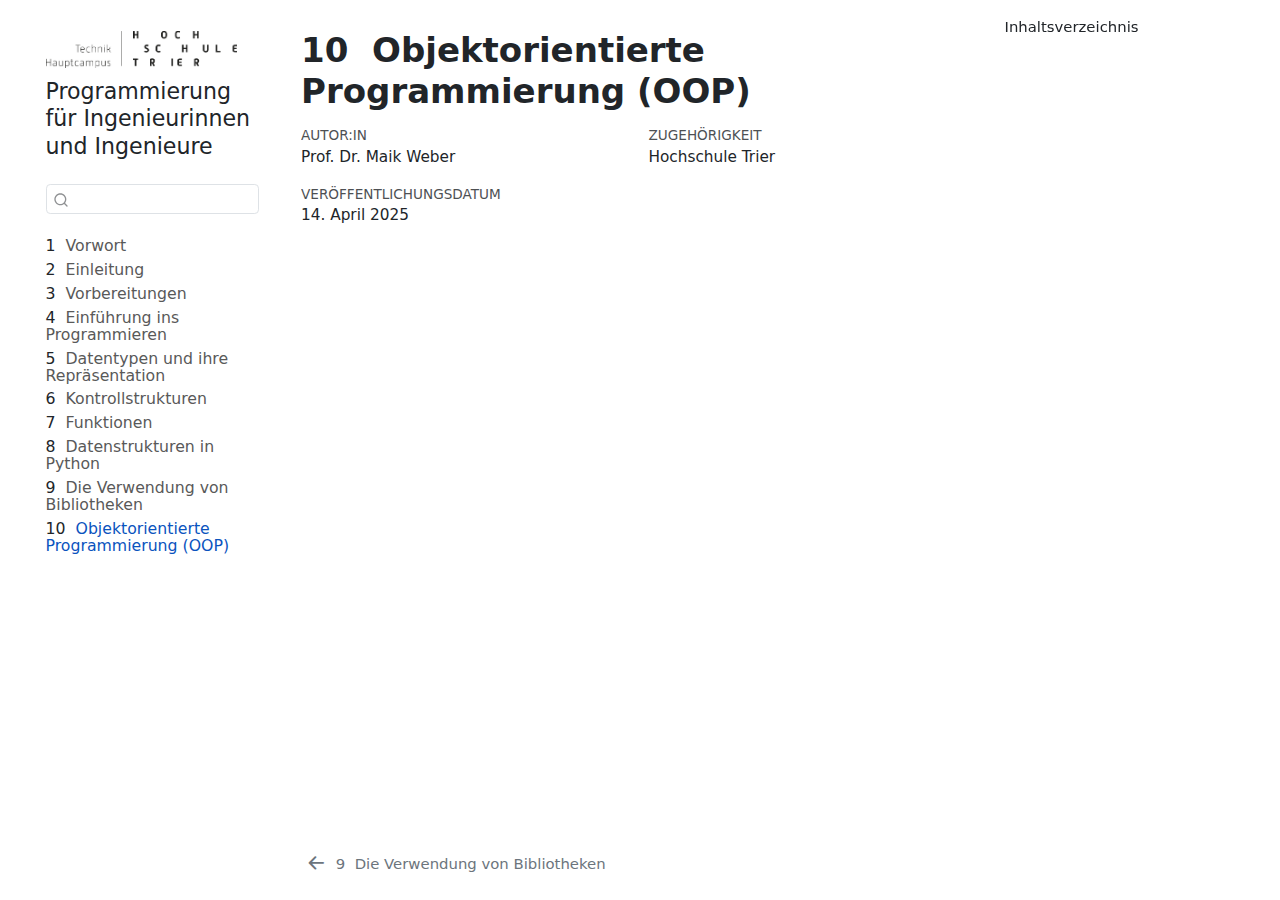
<file: docs/notebooks/8-oop.html>
<!DOCTYPE html>
<html xmlns="http://www.w3.org/1999/xhtml" lang="de" xml:lang="de"><head>

<meta charset="utf-8">
<meta name="generator" content="quarto-1.6.42">

<meta name="viewport" content="width=device-width, initial-scale=1.0, user-scalable=yes">

<meta name="author" content="Prof.&nbsp;Dr.&nbsp;Maik Weber">

<title>10&nbsp; Objektorientierte Programmierung (OOP) – Programmierung für Ingenieurinnen und Ingenieure</title>
<style>
code{white-space: pre-wrap;}
span.smallcaps{font-variant: small-caps;}
div.columns{display: flex; gap: min(4vw, 1.5em);}
div.column{flex: auto; overflow-x: auto;}
div.hanging-indent{margin-left: 1.5em; text-indent: -1.5em;}
ul.task-list{list-style: none;}
ul.task-list li input[type="checkbox"] {
  width: 0.8em;
  margin: 0 0.8em 0.2em -1em; /* quarto-specific, see https://github.com/quarto-dev/quarto-cli/issues/4556 */ 
  vertical-align: middle;
}
</style>


<script src="../site_libs/quarto-nav/quarto-nav.js"></script>
<script src="../site_libs/quarto-nav/headroom.min.js"></script>
<script src="../site_libs/clipboard/clipboard.min.js"></script>
<script src="../site_libs/quarto-search/autocomplete.umd.js"></script>
<script src="../site_libs/quarto-search/fuse.min.js"></script>
<script src="../site_libs/quarto-search/quarto-search.js"></script>
<meta name="quarto:offset" content="../">
<link href="../notebooks/7-bibs.html" rel="prev">
<script src="../site_libs/quarto-html/quarto.js"></script>
<script src="../site_libs/quarto-html/popper.min.js"></script>
<script src="../site_libs/quarto-html/tippy.umd.min.js"></script>
<script src="../site_libs/quarto-html/anchor.min.js"></script>
<link href="../site_libs/quarto-html/tippy.css" rel="stylesheet">
<link href="../site_libs/quarto-html/quarto-syntax-highlighting-a185852c63625fd9ffbdc57047c9a77e.css" rel="stylesheet" id="quarto-text-highlighting-styles">
<script src="../site_libs/bootstrap/bootstrap.min.js"></script>
<link href="../site_libs/bootstrap/bootstrap-icons.css" rel="stylesheet">
<link href="../site_libs/bootstrap/bootstrap-20d4060cc67bd9191ed65a16e0597eba.min.css" rel="stylesheet" append-hash="true" id="quarto-bootstrap" data-mode="light">
<script id="quarto-search-options" type="application/json">{
  "location": "sidebar",
  "copy-button": false,
  "collapse-after": 3,
  "panel-placement": "start",
  "type": "textbox",
  "limit": 50,
  "keyboard-shortcut": [
    "f",
    "/",
    "s"
  ],
  "show-item-context": false,
  "language": {
    "search-no-results-text": "Keine Treffer",
    "search-matching-documents-text": "Treffer",
    "search-copy-link-title": "Link in die Suche kopieren",
    "search-hide-matches-text": "Zusätzliche Treffer verbergen",
    "search-more-match-text": "weitere Treffer in diesem Dokument",
    "search-more-matches-text": "weitere Treffer in diesem Dokument",
    "search-clear-button-title": "Zurücksetzen",
    "search-text-placeholder": "",
    "search-detached-cancel-button-title": "Abbrechen",
    "search-submit-button-title": "Abschicken",
    "search-label": "Suchen"
  }
}</script>


<link rel="stylesheet" href="../style.css">
</head>

<body class="nav-sidebar floating">

<div id="quarto-search-results"></div>
  <header id="quarto-header" class="headroom fixed-top">
  <nav class="quarto-secondary-nav">
    <div class="container-fluid d-flex">
      <button type="button" class="quarto-btn-toggle btn" data-bs-toggle="collapse" role="button" data-bs-target=".quarto-sidebar-collapse-item" aria-controls="quarto-sidebar" aria-expanded="false" aria-label="Seitenleiste umschalten" onclick="if (window.quartoToggleHeadroom) { window.quartoToggleHeadroom(); }">
        <i class="bi bi-layout-text-sidebar-reverse"></i>
      </button>
        <nav class="quarto-page-breadcrumbs" aria-label="breadcrumb"><ol class="breadcrumb"><li class="breadcrumb-item"><a href="../notebooks/8-oop.html"><span class="chapter-number">10</span>&nbsp; <span class="chapter-title">Objektorientierte Programmierung (OOP)</span></a></li></ol></nav>
        <a class="flex-grow-1" role="navigation" data-bs-toggle="collapse" data-bs-target=".quarto-sidebar-collapse-item" aria-controls="quarto-sidebar" aria-expanded="false" aria-label="Seitenleiste umschalten" onclick="if (window.quartoToggleHeadroom) { window.quartoToggleHeadroom(); }">      
        </a>
      <button type="button" class="btn quarto-search-button" aria-label="Suchen" onclick="window.quartoOpenSearch();">
        <i class="bi bi-search"></i>
      </button>
    </div>
  </nav>
</header>
<!-- content -->
<div id="quarto-content" class="quarto-container page-columns page-rows-contents page-layout-article">
<!-- sidebar -->
  <nav id="quarto-sidebar" class="sidebar collapse collapse-horizontal quarto-sidebar-collapse-item sidebar-navigation floating overflow-auto">
    <div class="pt-lg-2 mt-2 text-left sidebar-header sidebar-header-stacked">
      <a href="../index.html" class="sidebar-logo-link">
      <img src="../logo.jpg" alt="" class="sidebar-logo py-0 d-lg-inline d-none">
      </a>
    <div class="sidebar-title mb-0 py-0">
      <a href="../">Programmierung für Ingenieurinnen und Ingenieure</a> 
    </div>
      </div>
        <div class="mt-2 flex-shrink-0 align-items-center">
        <div class="sidebar-search">
        <div id="quarto-search" class="" title="Suchen"></div>
        </div>
        </div>
    <div class="sidebar-menu-container"> 
    <ul class="list-unstyled mt-1">
        <li class="sidebar-item">
  <div class="sidebar-item-container"> 
  <a href="../index.html" class="sidebar-item-text sidebar-link">
 <span class="menu-text"><span class="chapter-number">1</span>&nbsp; <span class="chapter-title">Vorwort</span></span></a>
  </div>
</li>
        <li class="sidebar-item">
  <div class="sidebar-item-container"> 
  <a href="../notebooks/0-einleitung.html" class="sidebar-item-text sidebar-link">
 <span class="menu-text"><span class="chapter-number">2</span>&nbsp; <span class="chapter-title">Einleitung</span></span></a>
  </div>
</li>
        <li class="sidebar-item">
  <div class="sidebar-item-container"> 
  <a href="../notebooks/1-prep.html" class="sidebar-item-text sidebar-link">
 <span class="menu-text"><span class="chapter-number">3</span>&nbsp; <span class="chapter-title">Vorbereitungen</span></span></a>
  </div>
</li>
        <li class="sidebar-item">
  <div class="sidebar-item-container"> 
  <a href="../notebooks/2-basics.html" class="sidebar-item-text sidebar-link">
 <span class="menu-text"><span class="chapter-number">4</span>&nbsp; <span class="chapter-title">Einführung ins Programmieren</span></span></a>
  </div>
</li>
        <li class="sidebar-item">
  <div class="sidebar-item-container"> 
  <a href="../notebooks/3-datatypes.html" class="sidebar-item-text sidebar-link">
 <span class="menu-text"><span class="chapter-number">5</span>&nbsp; <span class="chapter-title">Datentypen und ihre Repräsentation</span></span></a>
  </div>
</li>
        <li class="sidebar-item">
  <div class="sidebar-item-container"> 
  <a href="../notebooks/4-controls.html" class="sidebar-item-text sidebar-link">
 <span class="menu-text"><span class="chapter-number">6</span>&nbsp; <span class="chapter-title">Kontrollstrukturen</span></span></a>
  </div>
</li>
        <li class="sidebar-item">
  <div class="sidebar-item-container"> 
  <a href="../notebooks/5-functions.html" class="sidebar-item-text sidebar-link">
 <span class="menu-text"><span class="chapter-number">7</span>&nbsp; <span class="chapter-title">Funktionen</span></span></a>
  </div>
</li>
        <li class="sidebar-item">
  <div class="sidebar-item-container"> 
  <a href="../notebooks/6-sequences.html" class="sidebar-item-text sidebar-link">
 <span class="menu-text"><span class="chapter-number">8</span>&nbsp; <span class="chapter-title">Datenstrukturen in Python</span></span></a>
  </div>
</li>
        <li class="sidebar-item">
  <div class="sidebar-item-container"> 
  <a href="../notebooks/7-bibs.html" class="sidebar-item-text sidebar-link">
 <span class="menu-text"><span class="chapter-number">9</span>&nbsp; <span class="chapter-title">Die Verwendung von Bibliotheken</span></span></a>
  </div>
</li>
        <li class="sidebar-item">
  <div class="sidebar-item-container"> 
  <a href="../notebooks/8-oop.html" class="sidebar-item-text sidebar-link active">
 <span class="menu-text"><span class="chapter-number">10</span>&nbsp; <span class="chapter-title">Objektorientierte Programmierung (OOP)</span></span></a>
  </div>
</li>
    </ul>
    </div>
</nav>
<div id="quarto-sidebar-glass" class="quarto-sidebar-collapse-item" data-bs-toggle="collapse" data-bs-target=".quarto-sidebar-collapse-item"></div>
<!-- margin-sidebar -->
    <div id="quarto-margin-sidebar" class="sidebar margin-sidebar">
        <nav id="TOC" role="doc-toc" class="toc-active">
    <h2 id="toc-title">Inhaltsverzeichnis</h2>
   
  
</nav>
    </div>
<!-- main -->
<main class="content" id="quarto-document-content">

<header id="title-block-header" class="quarto-title-block default">
<div class="quarto-title">
<h1 class="title"><span class="chapter-number">10</span>&nbsp; <span class="chapter-title">Objektorientierte Programmierung (OOP)</span></h1>
</div>


<div class="quarto-title-meta-author">
  <div class="quarto-title-meta-heading">Autor:in</div>
  <div class="quarto-title-meta-heading">Zugehörigkeit</div>
  
    <div class="quarto-title-meta-contents">
    <p class="author">Prof.&nbsp;Dr.&nbsp;Maik Weber </p>
  </div>
  <div class="quarto-title-meta-contents">
        <p class="affiliation">
            Hochschule Trier
          </p>
      </div>
  </div>

<div class="quarto-title-meta">

      
    <div>
    <div class="quarto-title-meta-heading">Veröffentlichungsdatum</div>
    <div class="quarto-title-meta-contents">
      <p class="date">14. April 2025</p>
    </div>
  </div>
  
    
  </div>
  


</header>





</main> <!-- /main -->
<script id="quarto-html-after-body" type="application/javascript">
window.document.addEventListener("DOMContentLoaded", function (event) {
  const toggleBodyColorMode = (bsSheetEl) => {
    const mode = bsSheetEl.getAttribute("data-mode");
    const bodyEl = window.document.querySelector("body");
    if (mode === "dark") {
      bodyEl.classList.add("quarto-dark");
      bodyEl.classList.remove("quarto-light");
    } else {
      bodyEl.classList.add("quarto-light");
      bodyEl.classList.remove("quarto-dark");
    }
  }
  const toggleBodyColorPrimary = () => {
    const bsSheetEl = window.document.querySelector("link#quarto-bootstrap");
    if (bsSheetEl) {
      toggleBodyColorMode(bsSheetEl);
    }
  }
  toggleBodyColorPrimary();  
  const icon = "";
  const anchorJS = new window.AnchorJS();
  anchorJS.options = {
    placement: 'right',
    icon: icon
  };
  anchorJS.add('.anchored');
  const isCodeAnnotation = (el) => {
    for (const clz of el.classList) {
      if (clz.startsWith('code-annotation-')) {                     
        return true;
      }
    }
    return false;
  }
  const onCopySuccess = function(e) {
    // button target
    const button = e.trigger;
    // don't keep focus
    button.blur();
    // flash "checked"
    button.classList.add('code-copy-button-checked');
    var currentTitle = button.getAttribute("title");
    button.setAttribute("title", "Kopiert");
    let tooltip;
    if (window.bootstrap) {
      button.setAttribute("data-bs-toggle", "tooltip");
      button.setAttribute("data-bs-placement", "left");
      button.setAttribute("data-bs-title", "Kopiert");
      tooltip = new bootstrap.Tooltip(button, 
        { trigger: "manual", 
          customClass: "code-copy-button-tooltip",
          offset: [0, -8]});
      tooltip.show();    
    }
    setTimeout(function() {
      if (tooltip) {
        tooltip.hide();
        button.removeAttribute("data-bs-title");
        button.removeAttribute("data-bs-toggle");
        button.removeAttribute("data-bs-placement");
      }
      button.setAttribute("title", currentTitle);
      button.classList.remove('code-copy-button-checked');
    }, 1000);
    // clear code selection
    e.clearSelection();
  }
  const getTextToCopy = function(trigger) {
      const codeEl = trigger.previousElementSibling.cloneNode(true);
      for (const childEl of codeEl.children) {
        if (isCodeAnnotation(childEl)) {
          childEl.remove();
        }
      }
      return codeEl.innerText;
  }
  const clipboard = new window.ClipboardJS('.code-copy-button:not([data-in-quarto-modal])', {
    text: getTextToCopy
  });
  clipboard.on('success', onCopySuccess);
  if (window.document.getElementById('quarto-embedded-source-code-modal')) {
    const clipboardModal = new window.ClipboardJS('.code-copy-button[data-in-quarto-modal]', {
      text: getTextToCopy,
      container: window.document.getElementById('quarto-embedded-source-code-modal')
    });
    clipboardModal.on('success', onCopySuccess);
  }
    var localhostRegex = new RegExp(/^(?:http|https):\/\/localhost\:?[0-9]*\//);
    var mailtoRegex = new RegExp(/^mailto:/);
      var filterRegex = new RegExp('/' + window.location.host + '/');
    var isInternal = (href) => {
        return filterRegex.test(href) || localhostRegex.test(href) || mailtoRegex.test(href);
    }
    // Inspect non-navigation links and adorn them if external
 	var links = window.document.querySelectorAll('a[href]:not(.nav-link):not(.navbar-brand):not(.toc-action):not(.sidebar-link):not(.sidebar-item-toggle):not(.pagination-link):not(.no-external):not([aria-hidden]):not(.dropdown-item):not(.quarto-navigation-tool):not(.about-link)');
    for (var i=0; i<links.length; i++) {
      const link = links[i];
      if (!isInternal(link.href)) {
        // undo the damage that might have been done by quarto-nav.js in the case of
        // links that we want to consider external
        if (link.dataset.originalHref !== undefined) {
          link.href = link.dataset.originalHref;
        }
      }
    }
  function tippyHover(el, contentFn, onTriggerFn, onUntriggerFn) {
    const config = {
      allowHTML: true,
      maxWidth: 500,
      delay: 100,
      arrow: false,
      appendTo: function(el) {
          return el.parentElement;
      },
      interactive: true,
      interactiveBorder: 10,
      theme: 'quarto',
      placement: 'bottom-start',
    };
    if (contentFn) {
      config.content = contentFn;
    }
    if (onTriggerFn) {
      config.onTrigger = onTriggerFn;
    }
    if (onUntriggerFn) {
      config.onUntrigger = onUntriggerFn;
    }
    window.tippy(el, config); 
  }
  const noterefs = window.document.querySelectorAll('a[role="doc-noteref"]');
  for (var i=0; i<noterefs.length; i++) {
    const ref = noterefs[i];
    tippyHover(ref, function() {
      // use id or data attribute instead here
      let href = ref.getAttribute('data-footnote-href') || ref.getAttribute('href');
      try { href = new URL(href).hash; } catch {}
      const id = href.replace(/^#\/?/, "");
      const note = window.document.getElementById(id);
      if (note) {
        return note.innerHTML;
      } else {
        return "";
      }
    });
  }
  const xrefs = window.document.querySelectorAll('a.quarto-xref');
  const processXRef = (id, note) => {
    // Strip column container classes
    const stripColumnClz = (el) => {
      el.classList.remove("page-full", "page-columns");
      if (el.children) {
        for (const child of el.children) {
          stripColumnClz(child);
        }
      }
    }
    stripColumnClz(note)
    if (id === null || id.startsWith('sec-')) {
      // Special case sections, only their first couple elements
      const container = document.createElement("div");
      if (note.children && note.children.length > 2) {
        container.appendChild(note.children[0].cloneNode(true));
        for (let i = 1; i < note.children.length; i++) {
          const child = note.children[i];
          if (child.tagName === "P" && child.innerText === "") {
            continue;
          } else {
            container.appendChild(child.cloneNode(true));
            break;
          }
        }
        if (window.Quarto?.typesetMath) {
          window.Quarto.typesetMath(container);
        }
        return container.innerHTML
      } else {
        if (window.Quarto?.typesetMath) {
          window.Quarto.typesetMath(note);
        }
        return note.innerHTML;
      }
    } else {
      // Remove any anchor links if they are present
      const anchorLink = note.querySelector('a.anchorjs-link');
      if (anchorLink) {
        anchorLink.remove();
      }
      if (window.Quarto?.typesetMath) {
        window.Quarto.typesetMath(note);
      }
      if (note.classList.contains("callout")) {
        return note.outerHTML;
      } else {
        return note.innerHTML;
      }
    }
  }
  for (var i=0; i<xrefs.length; i++) {
    const xref = xrefs[i];
    tippyHover(xref, undefined, function(instance) {
      instance.disable();
      let url = xref.getAttribute('href');
      let hash = undefined; 
      if (url.startsWith('#')) {
        hash = url;
      } else {
        try { hash = new URL(url).hash; } catch {}
      }
      if (hash) {
        const id = hash.replace(/^#\/?/, "");
        const note = window.document.getElementById(id);
        if (note !== null) {
          try {
            const html = processXRef(id, note.cloneNode(true));
            instance.setContent(html);
          } finally {
            instance.enable();
            instance.show();
          }
        } else {
          // See if we can fetch this
          fetch(url.split('#')[0])
          .then(res => res.text())
          .then(html => {
            const parser = new DOMParser();
            const htmlDoc = parser.parseFromString(html, "text/html");
            const note = htmlDoc.getElementById(id);
            if (note !== null) {
              const html = processXRef(id, note);
              instance.setContent(html);
            } 
          }).finally(() => {
            instance.enable();
            instance.show();
          });
        }
      } else {
        // See if we can fetch a full url (with no hash to target)
        // This is a special case and we should probably do some content thinning / targeting
        fetch(url)
        .then(res => res.text())
        .then(html => {
          const parser = new DOMParser();
          const htmlDoc = parser.parseFromString(html, "text/html");
          const note = htmlDoc.querySelector('main.content');
          if (note !== null) {
            // This should only happen for chapter cross references
            // (since there is no id in the URL)
            // remove the first header
            if (note.children.length > 0 && note.children[0].tagName === "HEADER") {
              note.children[0].remove();
            }
            const html = processXRef(null, note);
            instance.setContent(html);
          } 
        }).finally(() => {
          instance.enable();
          instance.show();
        });
      }
    }, function(instance) {
    });
  }
      let selectedAnnoteEl;
      const selectorForAnnotation = ( cell, annotation) => {
        let cellAttr = 'data-code-cell="' + cell + '"';
        let lineAttr = 'data-code-annotation="' +  annotation + '"';
        const selector = 'span[' + cellAttr + '][' + lineAttr + ']';
        return selector;
      }
      const selectCodeLines = (annoteEl) => {
        const doc = window.document;
        const targetCell = annoteEl.getAttribute("data-target-cell");
        const targetAnnotation = annoteEl.getAttribute("data-target-annotation");
        const annoteSpan = window.document.querySelector(selectorForAnnotation(targetCell, targetAnnotation));
        const lines = annoteSpan.getAttribute("data-code-lines").split(",");
        const lineIds = lines.map((line) => {
          return targetCell + "-" + line;
        })
        let top = null;
        let height = null;
        let parent = null;
        if (lineIds.length > 0) {
            //compute the position of the single el (top and bottom and make a div)
            const el = window.document.getElementById(lineIds[0]);
            top = el.offsetTop;
            height = el.offsetHeight;
            parent = el.parentElement.parentElement;
          if (lineIds.length > 1) {
            const lastEl = window.document.getElementById(lineIds[lineIds.length - 1]);
            const bottom = lastEl.offsetTop + lastEl.offsetHeight;
            height = bottom - top;
          }
          if (top !== null && height !== null && parent !== null) {
            // cook up a div (if necessary) and position it 
            let div = window.document.getElementById("code-annotation-line-highlight");
            if (div === null) {
              div = window.document.createElement("div");
              div.setAttribute("id", "code-annotation-line-highlight");
              div.style.position = 'absolute';
              parent.appendChild(div);
            }
            div.style.top = top - 2 + "px";
            div.style.height = height + 4 + "px";
            div.style.left = 0;
            let gutterDiv = window.document.getElementById("code-annotation-line-highlight-gutter");
            if (gutterDiv === null) {
              gutterDiv = window.document.createElement("div");
              gutterDiv.setAttribute("id", "code-annotation-line-highlight-gutter");
              gutterDiv.style.position = 'absolute';
              const codeCell = window.document.getElementById(targetCell);
              const gutter = codeCell.querySelector('.code-annotation-gutter');
              gutter.appendChild(gutterDiv);
            }
            gutterDiv.style.top = top - 2 + "px";
            gutterDiv.style.height = height + 4 + "px";
          }
          selectedAnnoteEl = annoteEl;
        }
      };
      const unselectCodeLines = () => {
        const elementsIds = ["code-annotation-line-highlight", "code-annotation-line-highlight-gutter"];
        elementsIds.forEach((elId) => {
          const div = window.document.getElementById(elId);
          if (div) {
            div.remove();
          }
        });
        selectedAnnoteEl = undefined;
      };
        // Handle positioning of the toggle
    window.addEventListener(
      "resize",
      throttle(() => {
        elRect = undefined;
        if (selectedAnnoteEl) {
          selectCodeLines(selectedAnnoteEl);
        }
      }, 10)
    );
    function throttle(fn, ms) {
    let throttle = false;
    let timer;
      return (...args) => {
        if(!throttle) { // first call gets through
            fn.apply(this, args);
            throttle = true;
        } else { // all the others get throttled
            if(timer) clearTimeout(timer); // cancel #2
            timer = setTimeout(() => {
              fn.apply(this, args);
              timer = throttle = false;
            }, ms);
        }
      };
    }
      // Attach click handler to the DT
      const annoteDls = window.document.querySelectorAll('dt[data-target-cell]');
      for (const annoteDlNode of annoteDls) {
        annoteDlNode.addEventListener('click', (event) => {
          const clickedEl = event.target;
          if (clickedEl !== selectedAnnoteEl) {
            unselectCodeLines();
            const activeEl = window.document.querySelector('dt[data-target-cell].code-annotation-active');
            if (activeEl) {
              activeEl.classList.remove('code-annotation-active');
            }
            selectCodeLines(clickedEl);
            clickedEl.classList.add('code-annotation-active');
          } else {
            // Unselect the line
            unselectCodeLines();
            clickedEl.classList.remove('code-annotation-active');
          }
        });
      }
  const findCites = (el) => {
    const parentEl = el.parentElement;
    if (parentEl) {
      const cites = parentEl.dataset.cites;
      if (cites) {
        return {
          el,
          cites: cites.split(' ')
        };
      } else {
        return findCites(el.parentElement)
      }
    } else {
      return undefined;
    }
  };
  var bibliorefs = window.document.querySelectorAll('a[role="doc-biblioref"]');
  for (var i=0; i<bibliorefs.length; i++) {
    const ref = bibliorefs[i];
    const citeInfo = findCites(ref);
    if (citeInfo) {
      tippyHover(citeInfo.el, function() {
        var popup = window.document.createElement('div');
        citeInfo.cites.forEach(function(cite) {
          var citeDiv = window.document.createElement('div');
          citeDiv.classList.add('hanging-indent');
          citeDiv.classList.add('csl-entry');
          var biblioDiv = window.document.getElementById('ref-' + cite);
          if (biblioDiv) {
            citeDiv.innerHTML = biblioDiv.innerHTML;
          }
          popup.appendChild(citeDiv);
        });
        return popup.innerHTML;
      });
    }
  }
});
</script>
<nav class="page-navigation">
  <div class="nav-page nav-page-previous">
      <a href="../notebooks/7-bibs.html" class="pagination-link" aria-label="Die Verwendung von Bibliotheken">
        <i class="bi bi-arrow-left-short"></i> <span class="nav-page-text"><span class="chapter-number">9</span>&nbsp; <span class="chapter-title">Die Verwendung von Bibliotheken</span></span>
      </a>          
  </div>
  <div class="nav-page nav-page-next">
  </div>
</nav>
</div> <!-- /content -->




</body></html>
</file>
<file: docs/site_libs/quarto-html/tippy.css>
.tippy-box[data-animation=fade][data-state=hidden]{opacity:0}[data-tippy-root]{max-width:calc(100vw - 10px)}.tippy-box{position:relative;background-color:#333;color:#fff;border-radius:4px;font-size:14px;line-height:1.4;white-space:normal;outline:0;transition-property:transform,visibility,opacity}.tippy-box[data-placement^=top]>.tippy-arrow{bottom:0}.tippy-box[data-placement^=top]>.tippy-arrow:before{bottom:-7px;left:0;border-width:8px 8px 0;border-top-color:initial;transform-origin:center top}.tippy-box[data-placement^=bottom]>.tippy-arrow{top:0}.tippy-box[data-placement^=bottom]>.tippy-arrow:before{top:-7px;left:0;border-width:0 8px 8px;border-bottom-color:initial;transform-origin:center bottom}.tippy-box[data-placement^=left]>.tippy-arrow{right:0}.tippy-box[data-placement^=left]>.tippy-arrow:before{border-width:8px 0 8px 8px;border-left-color:initial;right:-7px;transform-origin:center left}.tippy-box[data-placement^=right]>.tippy-arrow{left:0}.tippy-box[data-placement^=right]>.tippy-arrow:before{left:-7px;border-width:8px 8px 8px 0;border-right-color:initial;transform-origin:center right}.tippy-box[data-inertia][data-state=visible]{transition-timing-function:cubic-bezier(.54,1.5,.38,1.11)}.tippy-arrow{width:16px;height:16px;color:#333}.tippy-arrow:before{content:"";position:absolute;border-color:transparent;border-style:solid}.tippy-content{position:relative;padding:5px 9px;z-index:1}
</file>
<file: docs/site_libs/quarto-html/quarto-syntax-highlighting-a185852c63625fd9ffbdc57047c9a77e.css>
/* quarto syntax highlight colors */
:root {
  --quarto-hl-al-color: #ff0000;
  --quarto-hl-an-color: #60a0b0;
  --quarto-hl-at-color: #7d9029;
  --quarto-hl-bn-color: #40a070;
  --quarto-hl-bu-color: #008000;
  --quarto-hl-ch-color: #4070a0;
  --quarto-hl-co-color: #60a0b0;
  --quarto-hl-cv-color: #60a0b0;
  --quarto-hl-cn-color: #880000;
  --quarto-hl-cf-color: #007020;
  --quarto-hl-dt-color: #902000;
  --quarto-hl-dv-color: #40a070;
  --quarto-hl-do-color: #ba2121;
  --quarto-hl-er-color: #ff0000;
  --quarto-hl-ex-color: inherit;
  --quarto-hl-fl-color: #40a070;
  --quarto-hl-fu-color: #06287e;
  --quarto-hl-im-color: #008000;
  --quarto-hl-in-color: #60a0b0;
  --quarto-hl-kw-color: #007020;
  --quarto-hl-op-color: #666666;
  --quarto-hl-ot-color: #007020;
  --quarto-hl-pp-color: #bc7a00;
  --quarto-hl-sc-color: #4070a0;
  --quarto-hl-ss-color: #bb6688;
  --quarto-hl-st-color: #4070a0;
  --quarto-hl-va-color: #19177c;
  --quarto-hl-vs-color: #4070a0;
  --quarto-hl-wa-color: #60a0b0;
}

/* other quarto variables */
:root {
  --quarto-font-monospace: SFMono-Regular, Menlo, Monaco, Consolas, "Liberation Mono", "Courier New", monospace;
}

code span.al {
  color: #ff0000;
  font-weight: bold;
  font-style: inherit;
}

code span.an {
  color: #60a0b0;
  font-weight: bold;
  font-style: italic;
}

code span.at {
  color: #7d9029;
  font-style: inherit;
}

code span.bn {
  color: #40a070;
  font-style: inherit;
}

code span.bu {
  color: #008000;
  font-style: inherit;
}

code span.ch {
  color: #4070a0;
  font-style: inherit;
}

code span.co {
  color: #60a0b0;
  font-style: italic;
}

code span.cv {
  color: #60a0b0;
  font-weight: bold;
  font-style: italic;
}

code span.cn {
  color: #880000;
  font-style: inherit;
}

code span.cf {
  color: #007020;
  font-weight: bold;
  font-style: inherit;
}

code span.dt {
  color: #902000;
  font-style: inherit;
}

code span.dv {
  color: #40a070;
  font-style: inherit;
}

code span.do {
  color: #ba2121;
  font-style: italic;
}

code span.er {
  color: #ff0000;
  font-weight: bold;
  font-style: inherit;
}

code span.ex {
  font-style: inherit;
}

code span.fl {
  color: #40a070;
  font-style: inherit;
}

code span.fu {
  color: #06287e;
  font-style: inherit;
}

code span.im {
  color: #008000;
  font-weight: bold;
  font-style: inherit;
}

code span.in {
  color: #60a0b0;
  font-weight: bold;
  font-style: italic;
}

code span.kw {
  color: #007020;
  font-weight: bold;
  font-style: inherit;
}

code span.op {
  color: #666666;
  font-style: inherit;
}

code span.ot {
  color: #007020;
  font-style: inherit;
}

code span.pp {
  color: #bc7a00;
  font-style: inherit;
}

code span.sc {
  color: #4070a0;
  font-style: inherit;
}

code span.ss {
  color: #bb6688;
  font-style: inherit;
}

code span.st {
  color: #4070a0;
  font-style: inherit;
}

code span.va {
  color: #19177c;
  font-style: inherit;
}

code span.vs {
  color: #4070a0;
  font-style: inherit;
}

code span.wa {
  color: #60a0b0;
  font-weight: bold;
  font-style: italic;
}

.prevent-inlining {
  content: "</";
}

/*# sourceMappingURL=b00c871f32b87a8704824095bf9a864f.css.map */
</file>
<file: docs/style.css>
.exercises {
    background-color: lightblue;
    padding: 10px
}

.exercises ul,
.exercises ol {
    margin-top: 0;
    margin-bottom: 1em;
    padding-left: 2em;
}

.exercises li {
    margin-bottom: 0.5em;
}
</file>
